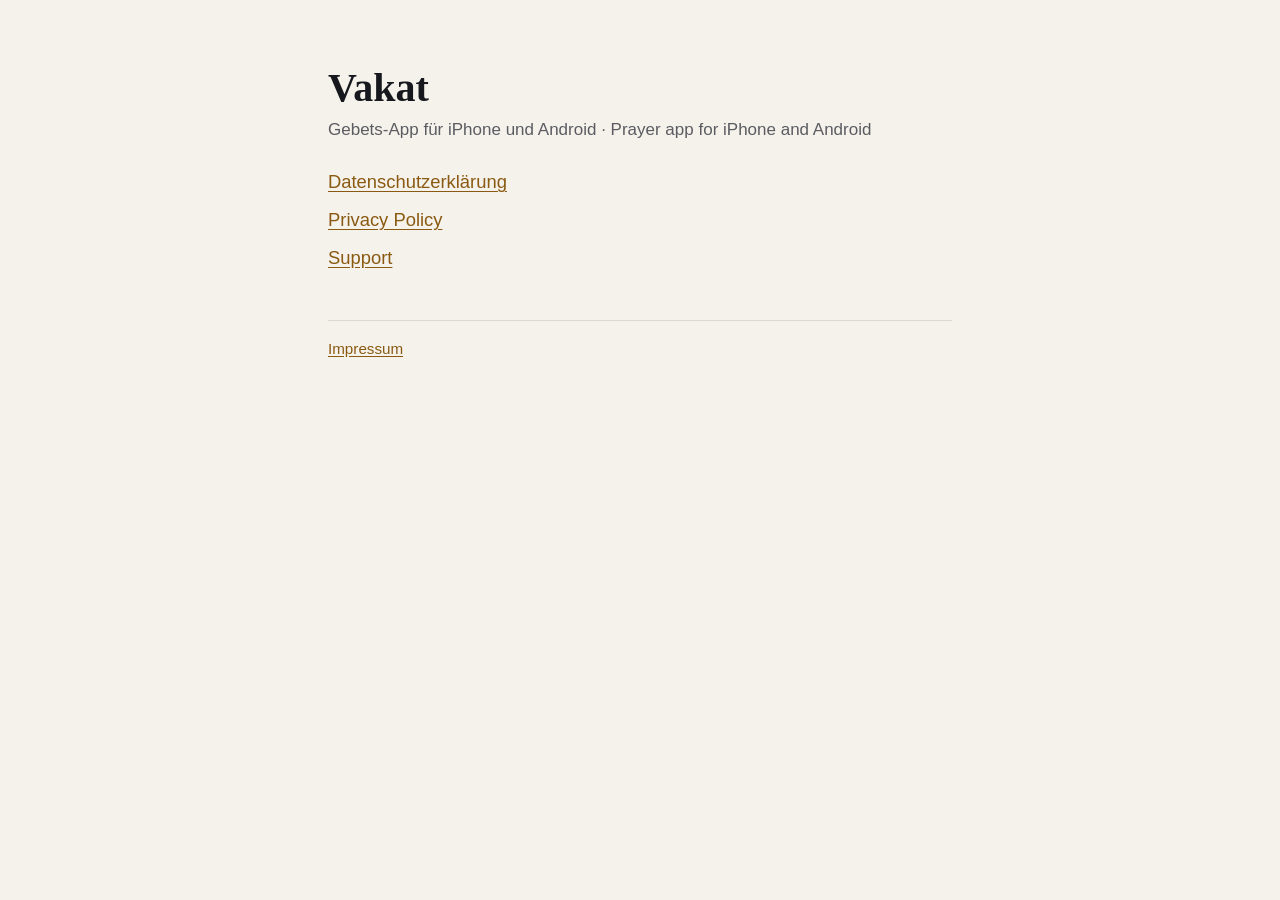
<file: index.html>
<!doctype html>
<html lang="de">
<head>
<meta charset="utf-8">
<meta name="viewport" content="width=device-width, initial-scale=1">
<meta name="color-scheme" content="light dark">
<title>Vakat</title>
<meta name="description" content="Vakat – Gebets-App. Datenschutzerklärung und Support auf Deutsch und Englisch.">
<link rel="icon" href="data:image/svg+xml,%3Csvg xmlns='http://www.w3.org/2000/svg' viewBox='0 0 64 64'%3E%3Crect width='64' height='64' rx='14' fill='%231a1c22'/%3E%3Ccircle cx='30' cy='32' r='16' fill='%23f2c879'/%3E%3Ccircle cx='37' cy='27' r='14' fill='%231a1c22'/%3E%3C/svg%3E">
<link rel="stylesheet" href="style.css">
</head>
<body>
<div class="page">
<main>
<h1>Vakat</h1>
<p class="meta">Gebets-App für iPhone und Android · Prayer app for iPhone and Android</p>
<ul class="choose">
  <li><a href="datenschutz/">Datenschutzerklärung</a></li>
  <li><a href="privacy/" hreflang="en" lang="en">Privacy Policy</a></li>
  <li><a href="support/">Support</a></li>
</ul>
</main>
<footer>
  <p><a href="https://dopaminedept.org/impressum">Impressum</a></p>
</footer>
</div>
</body>
</html>
</file>
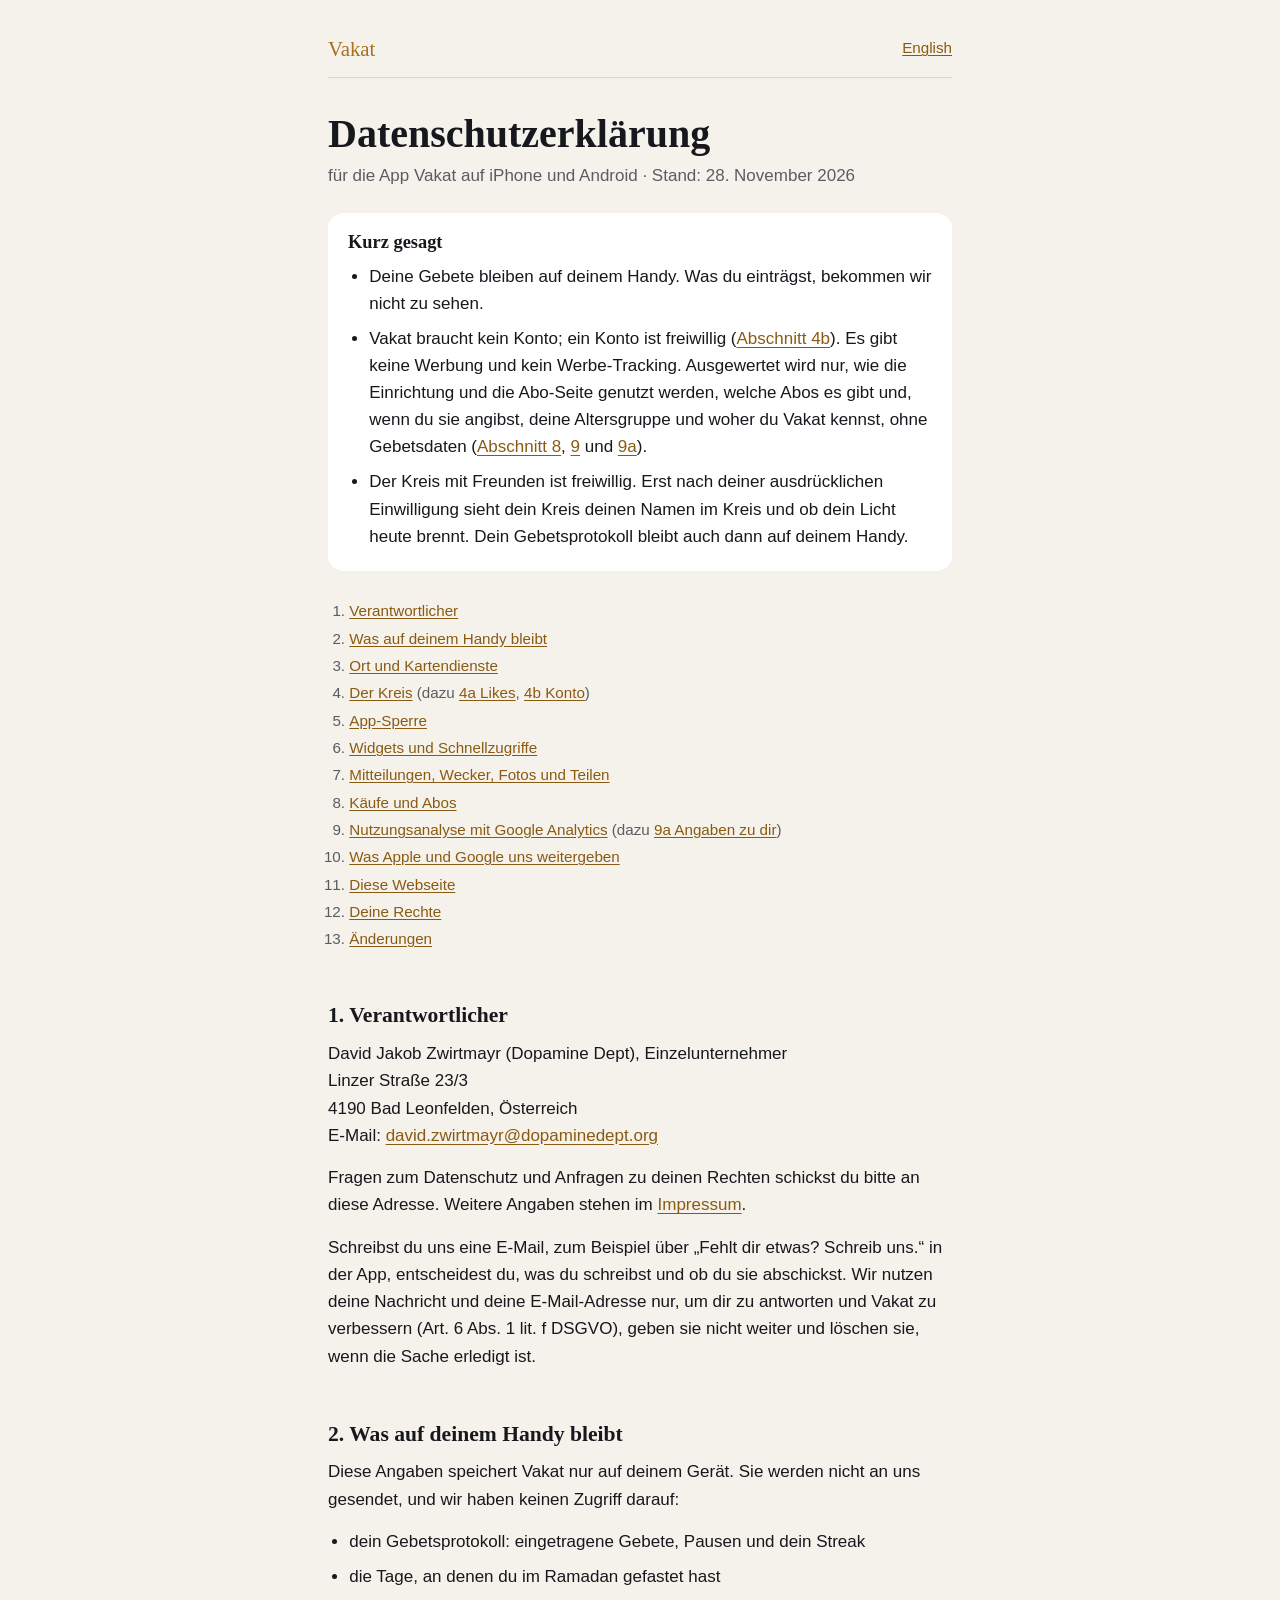
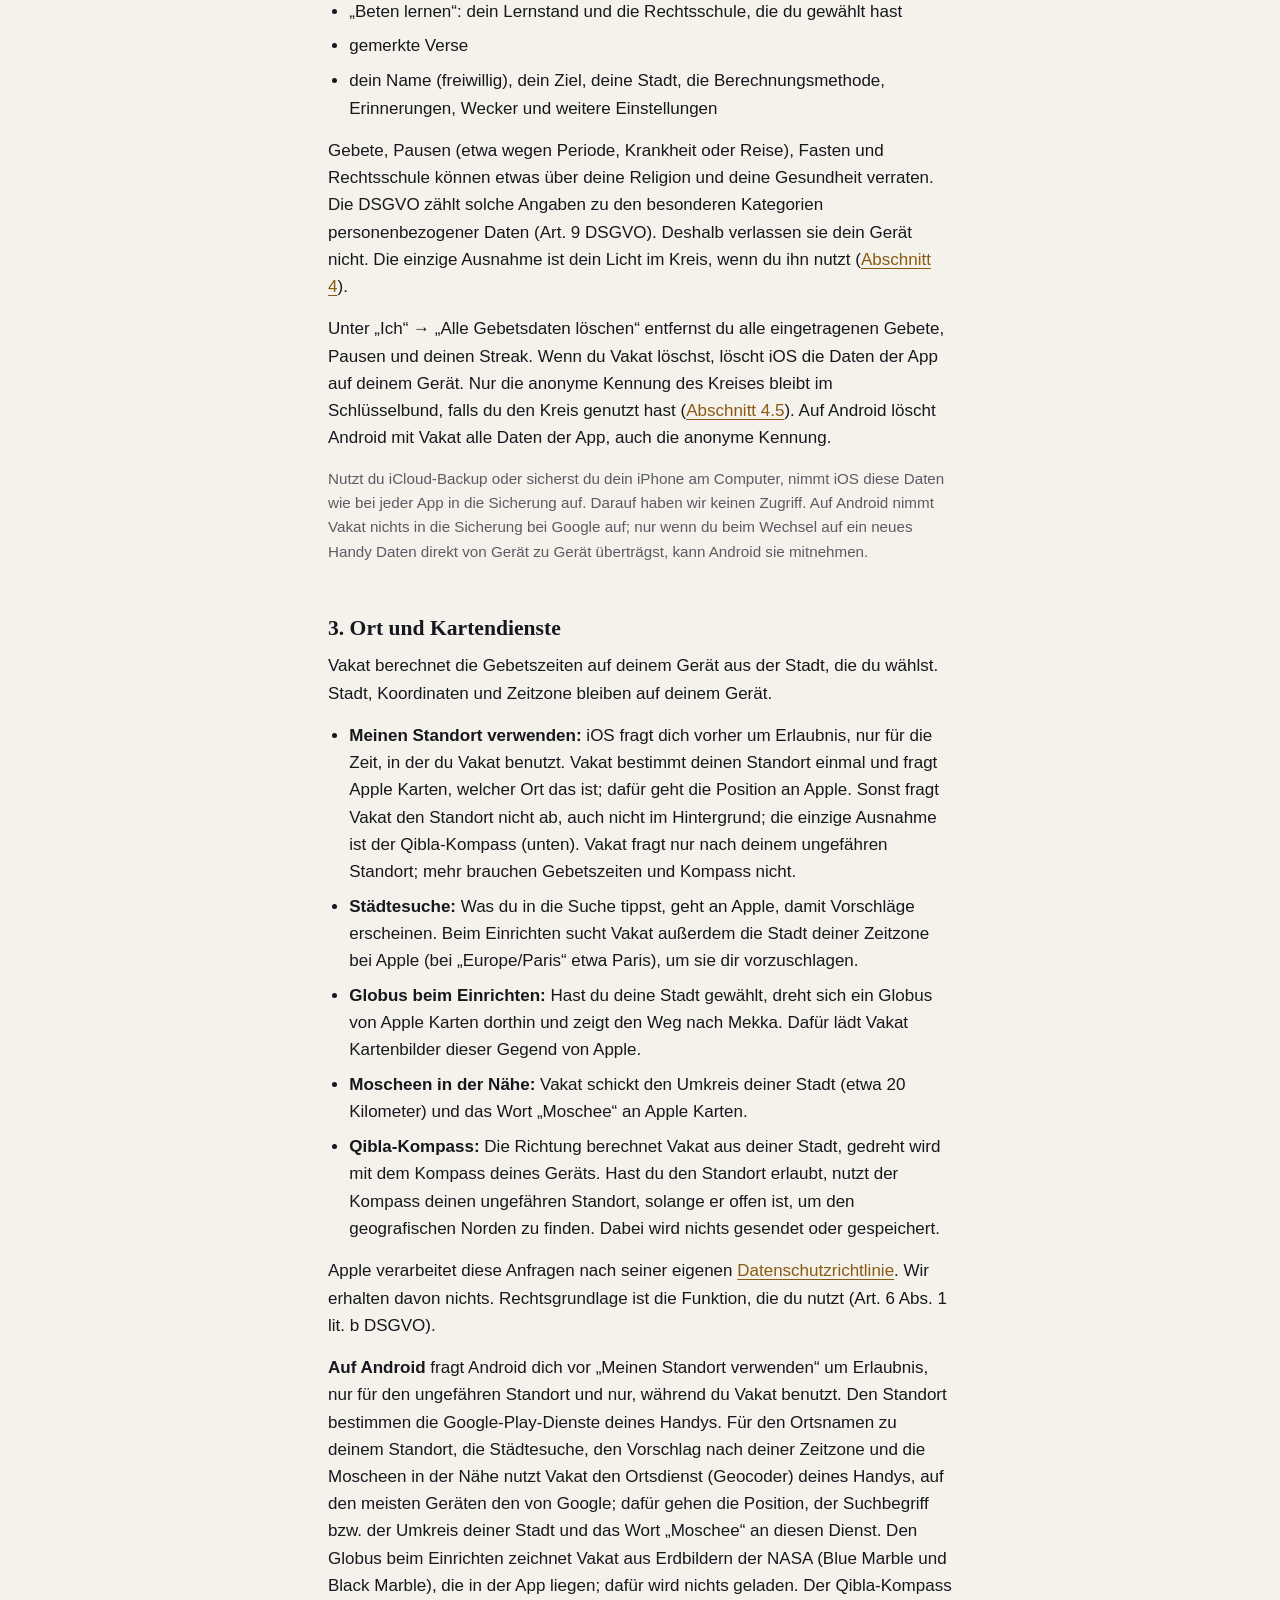
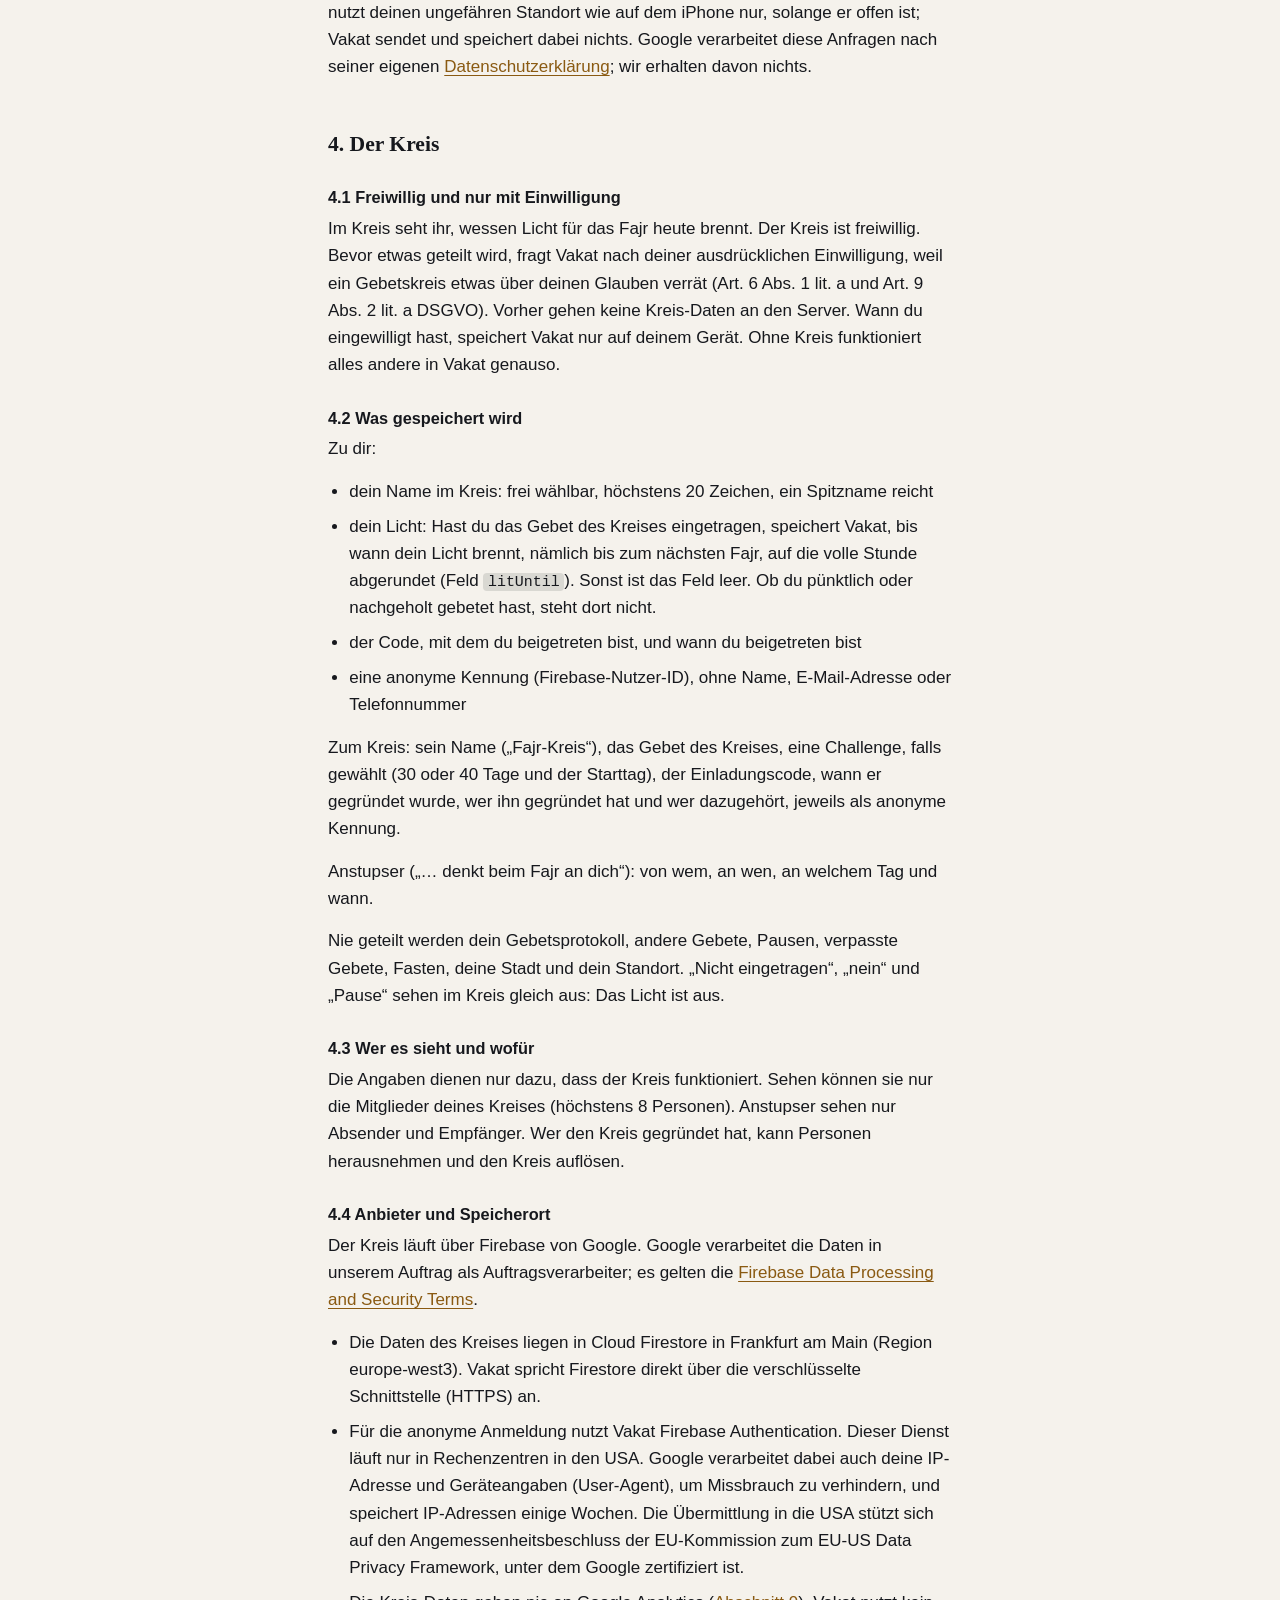
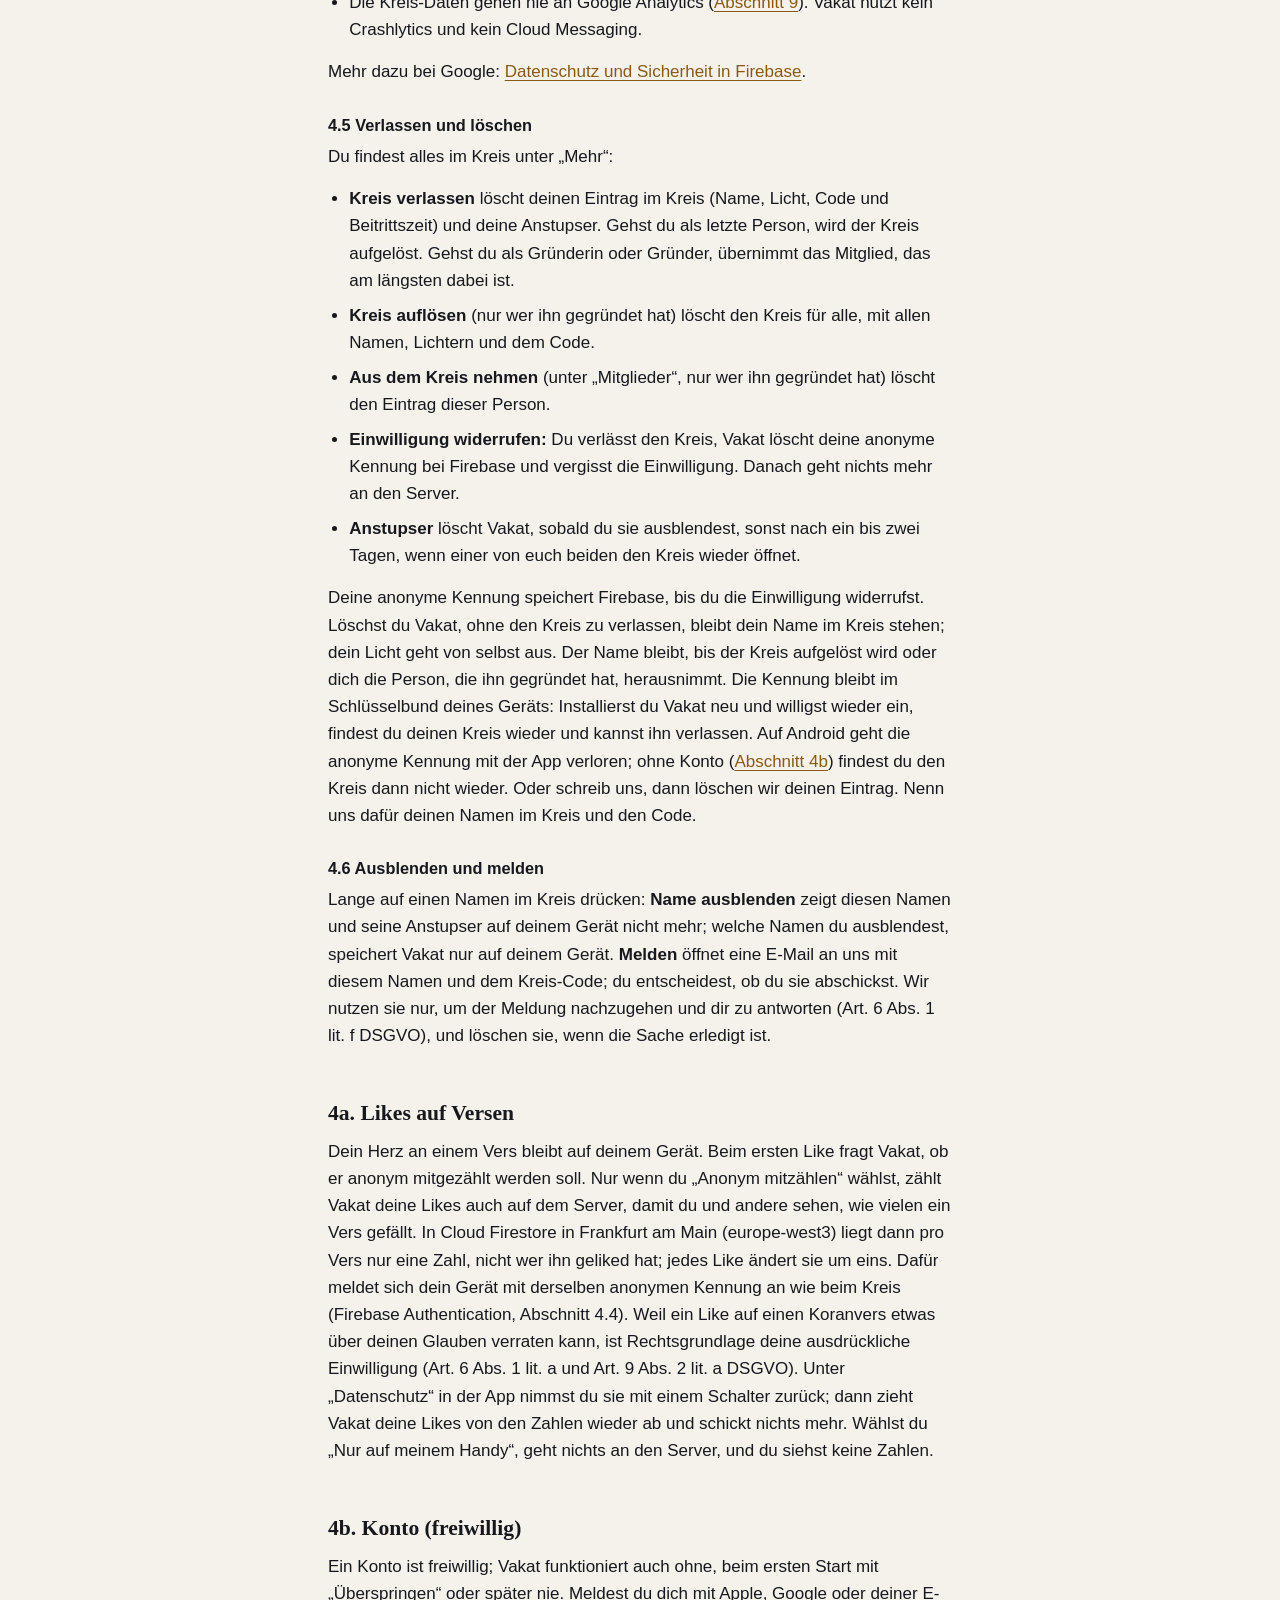
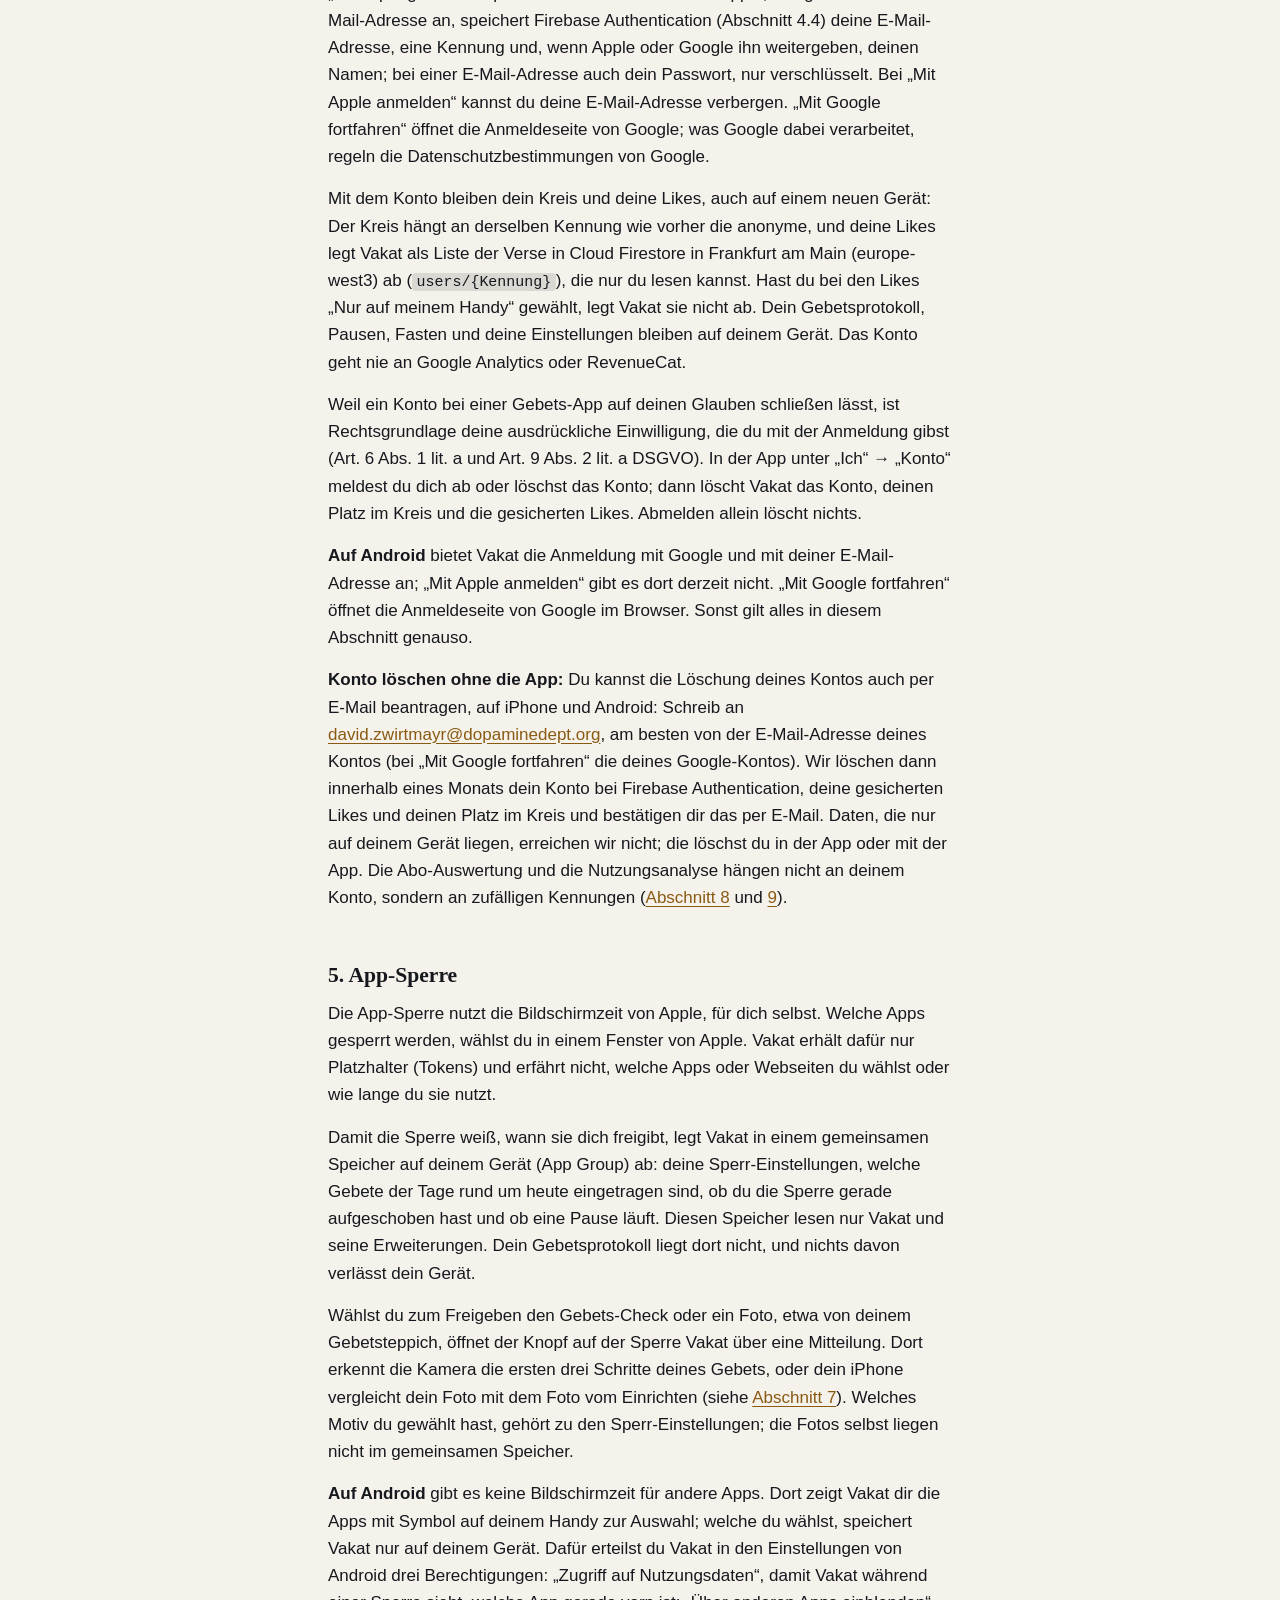
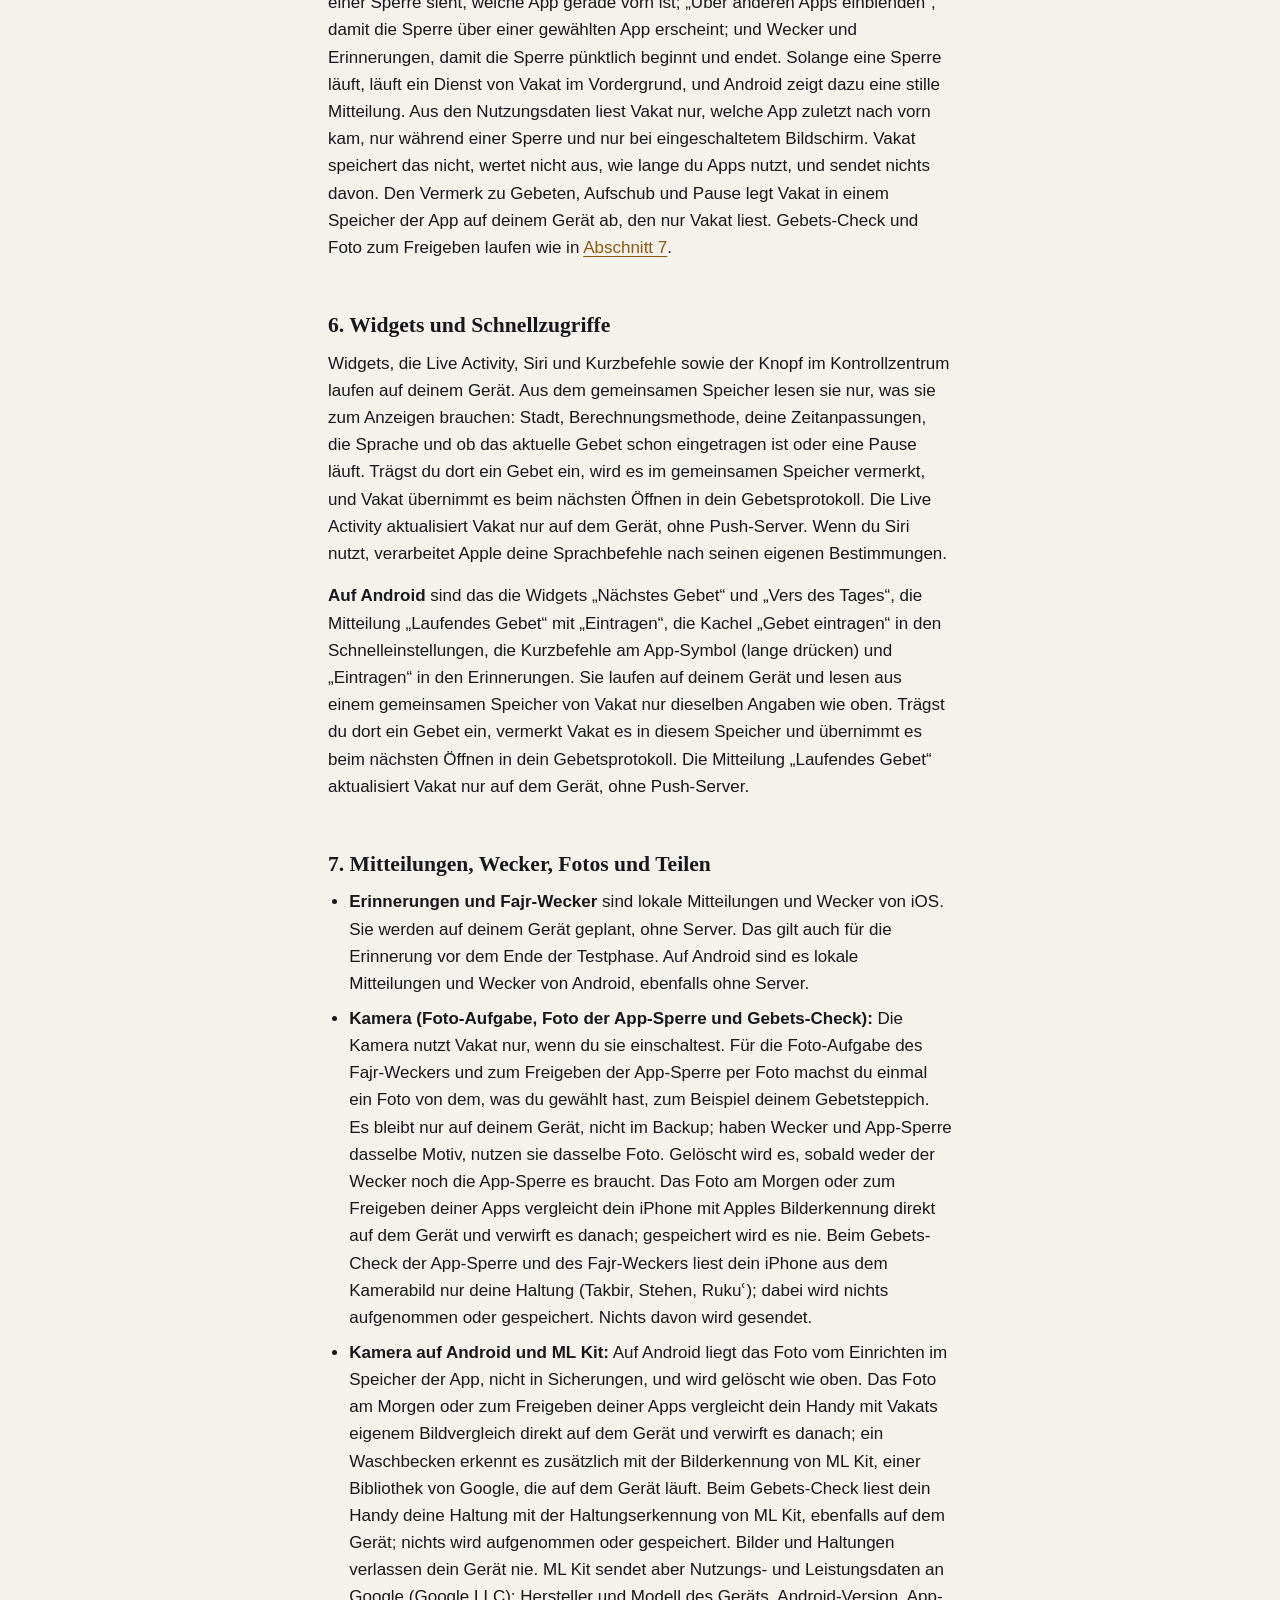
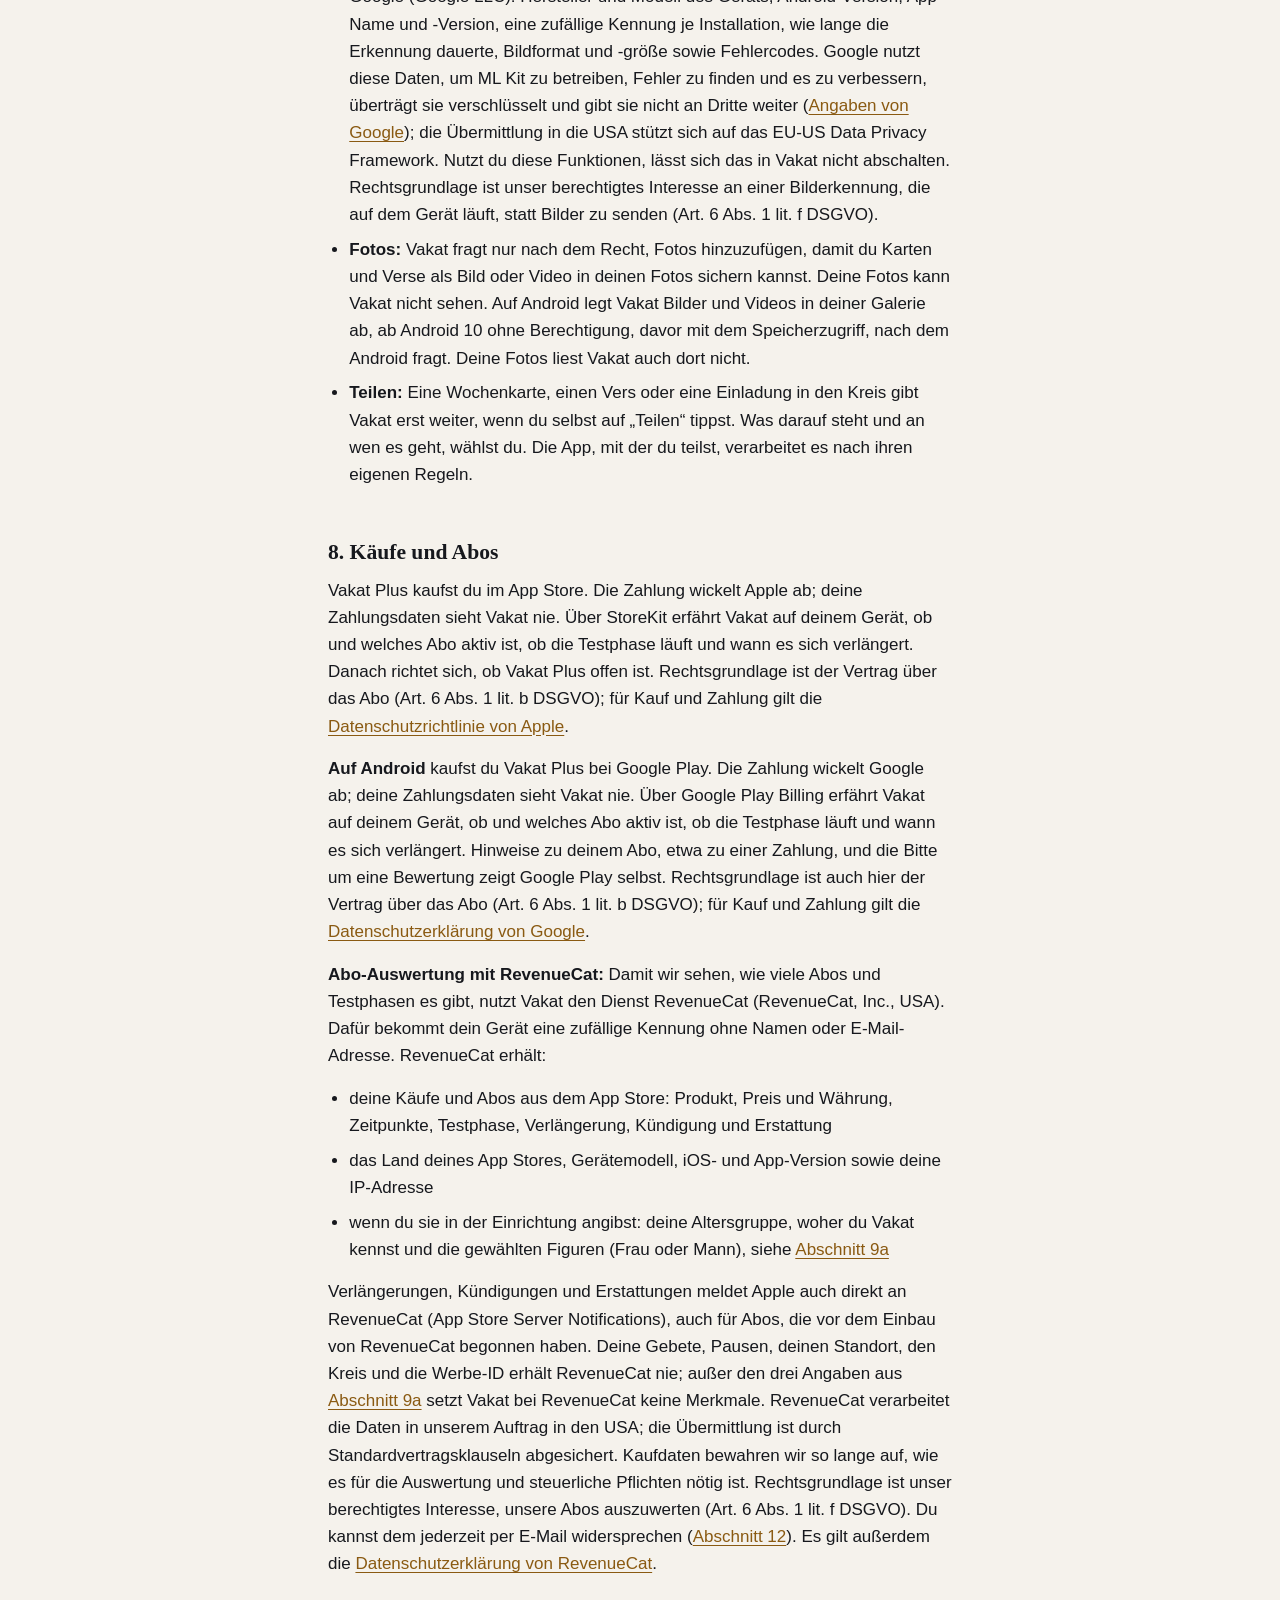
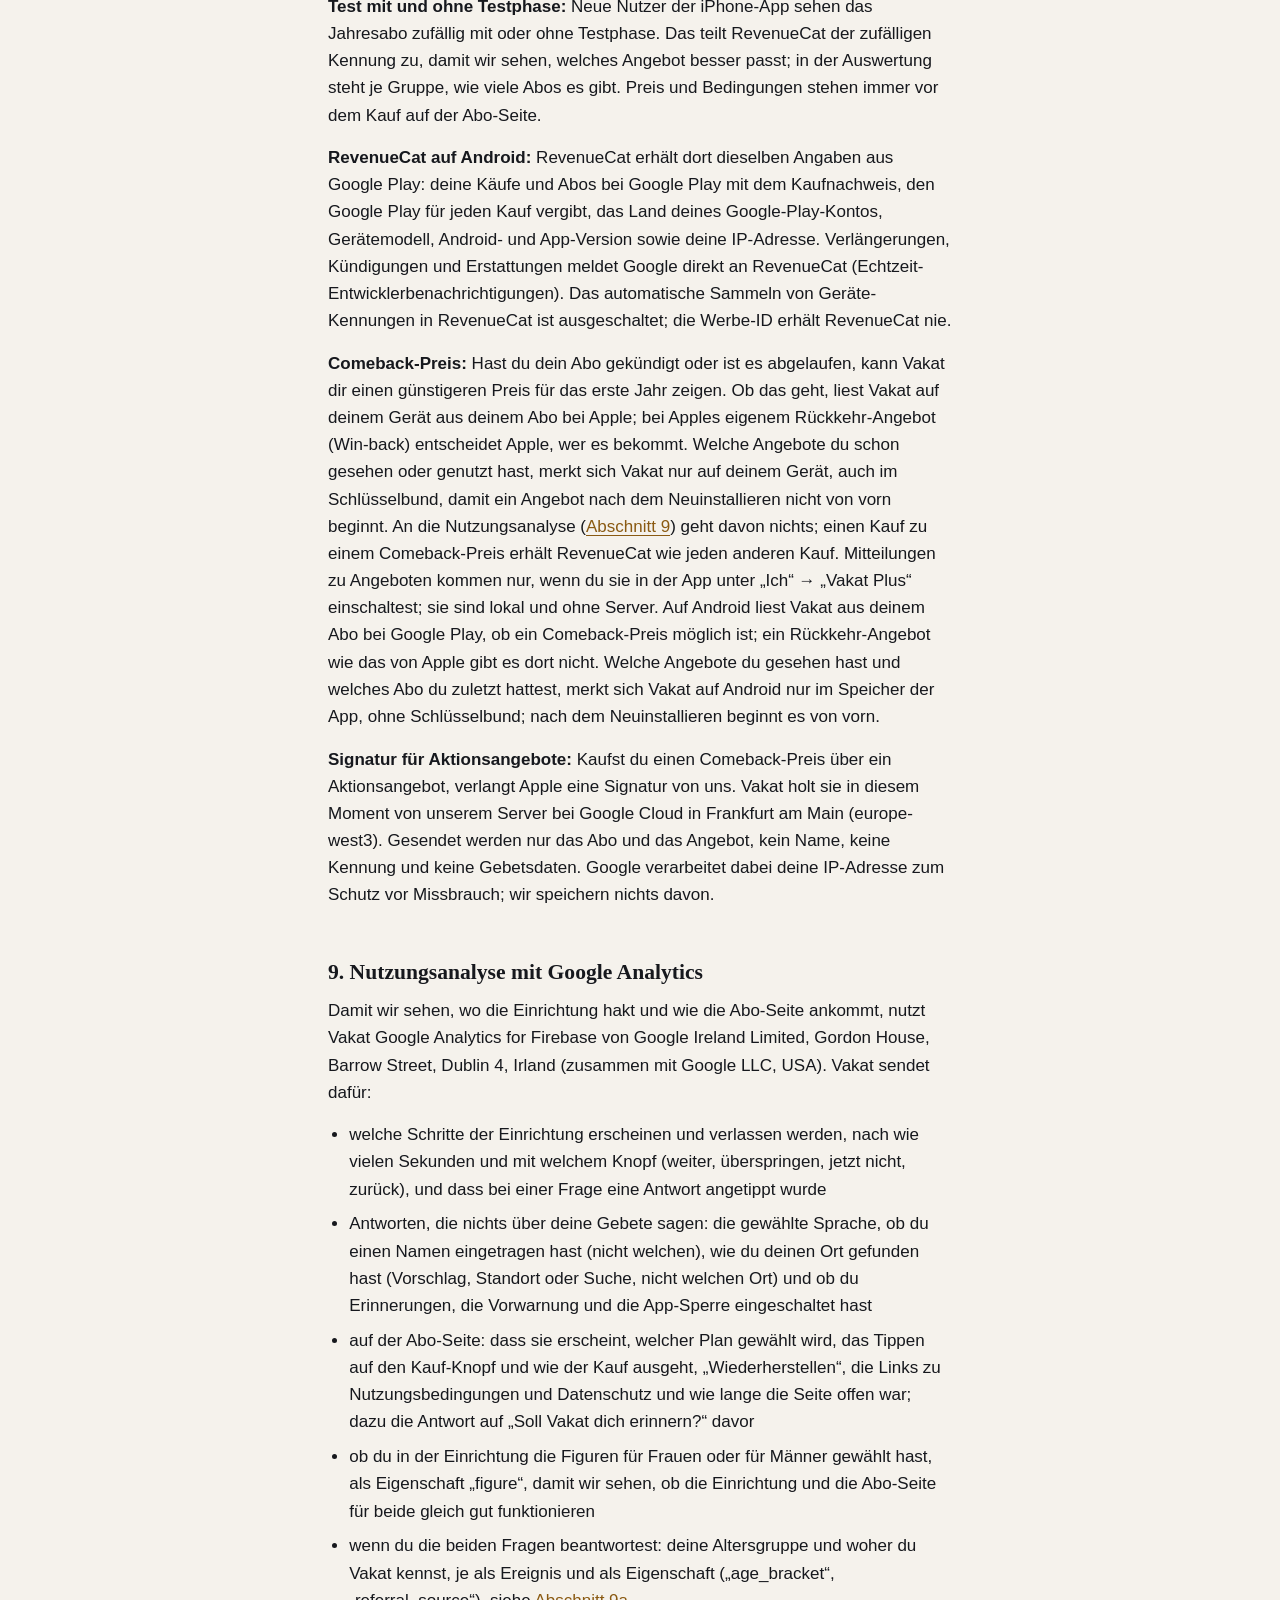
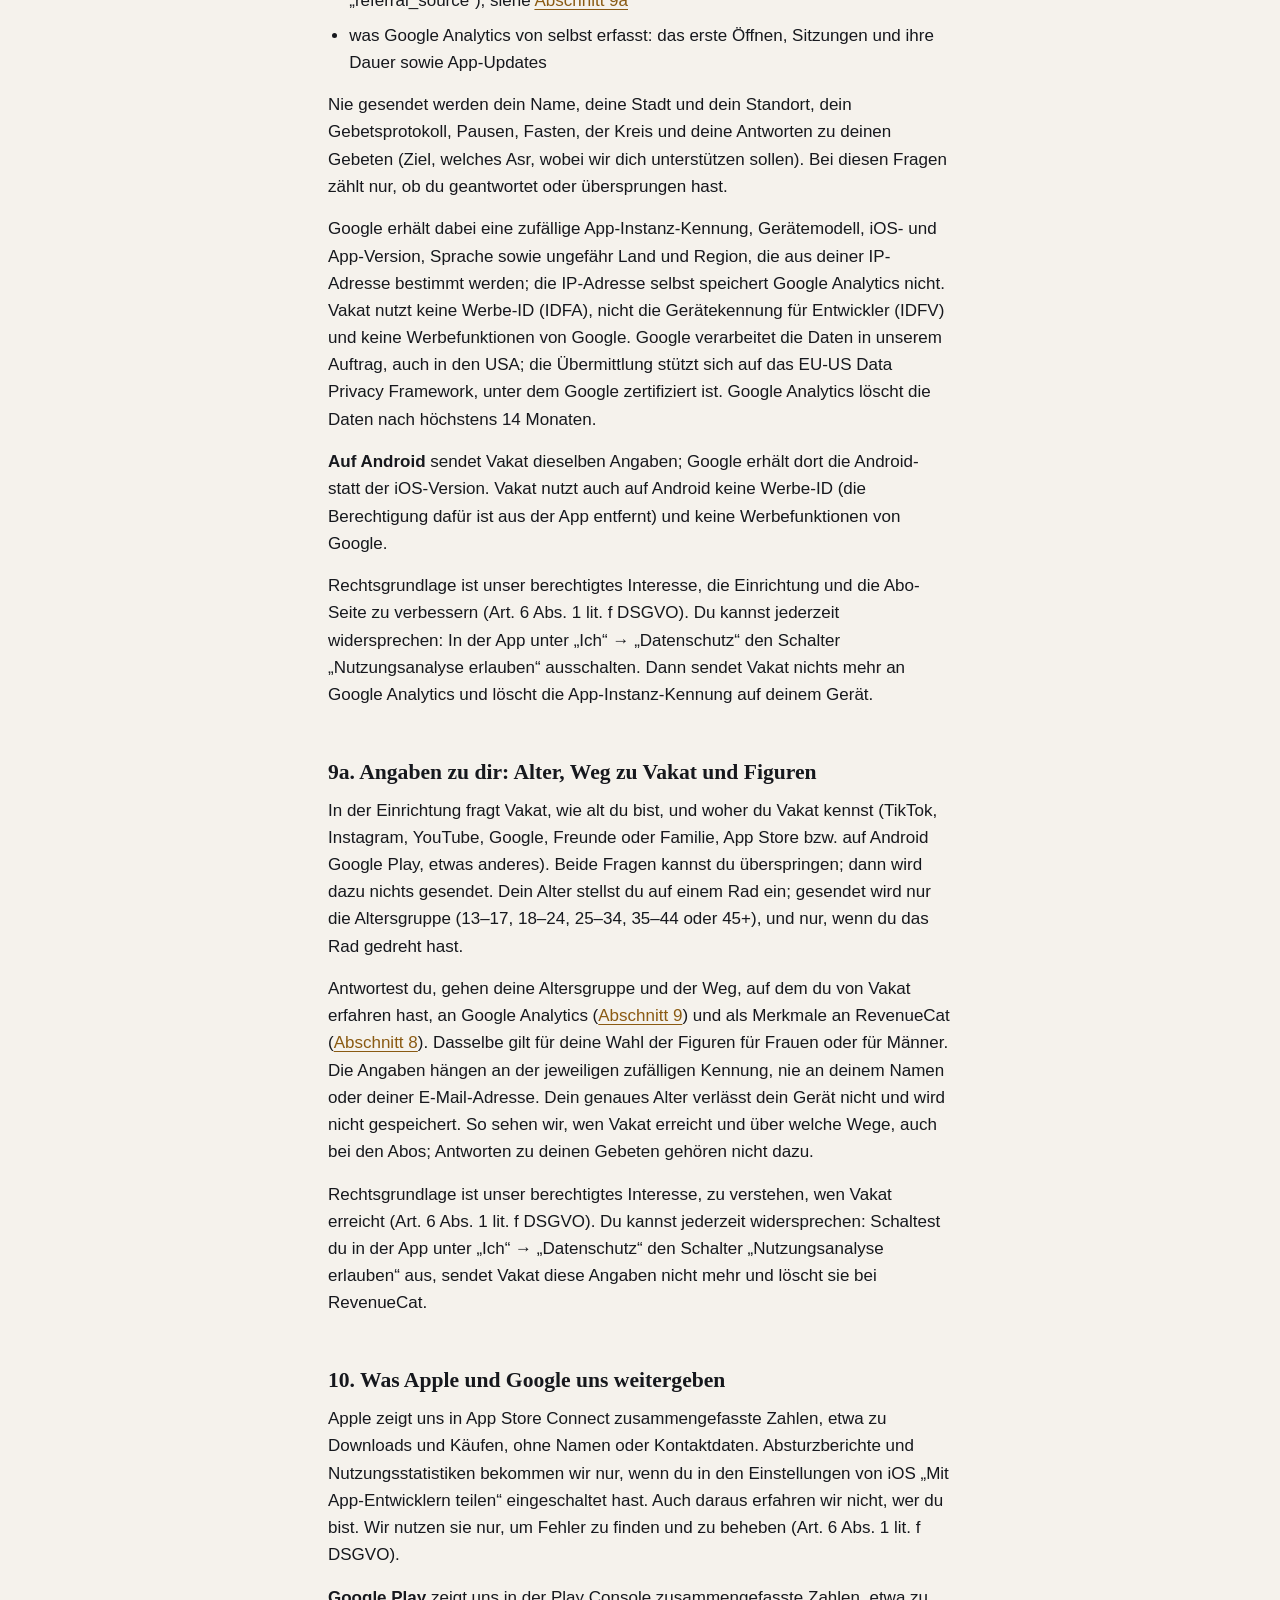
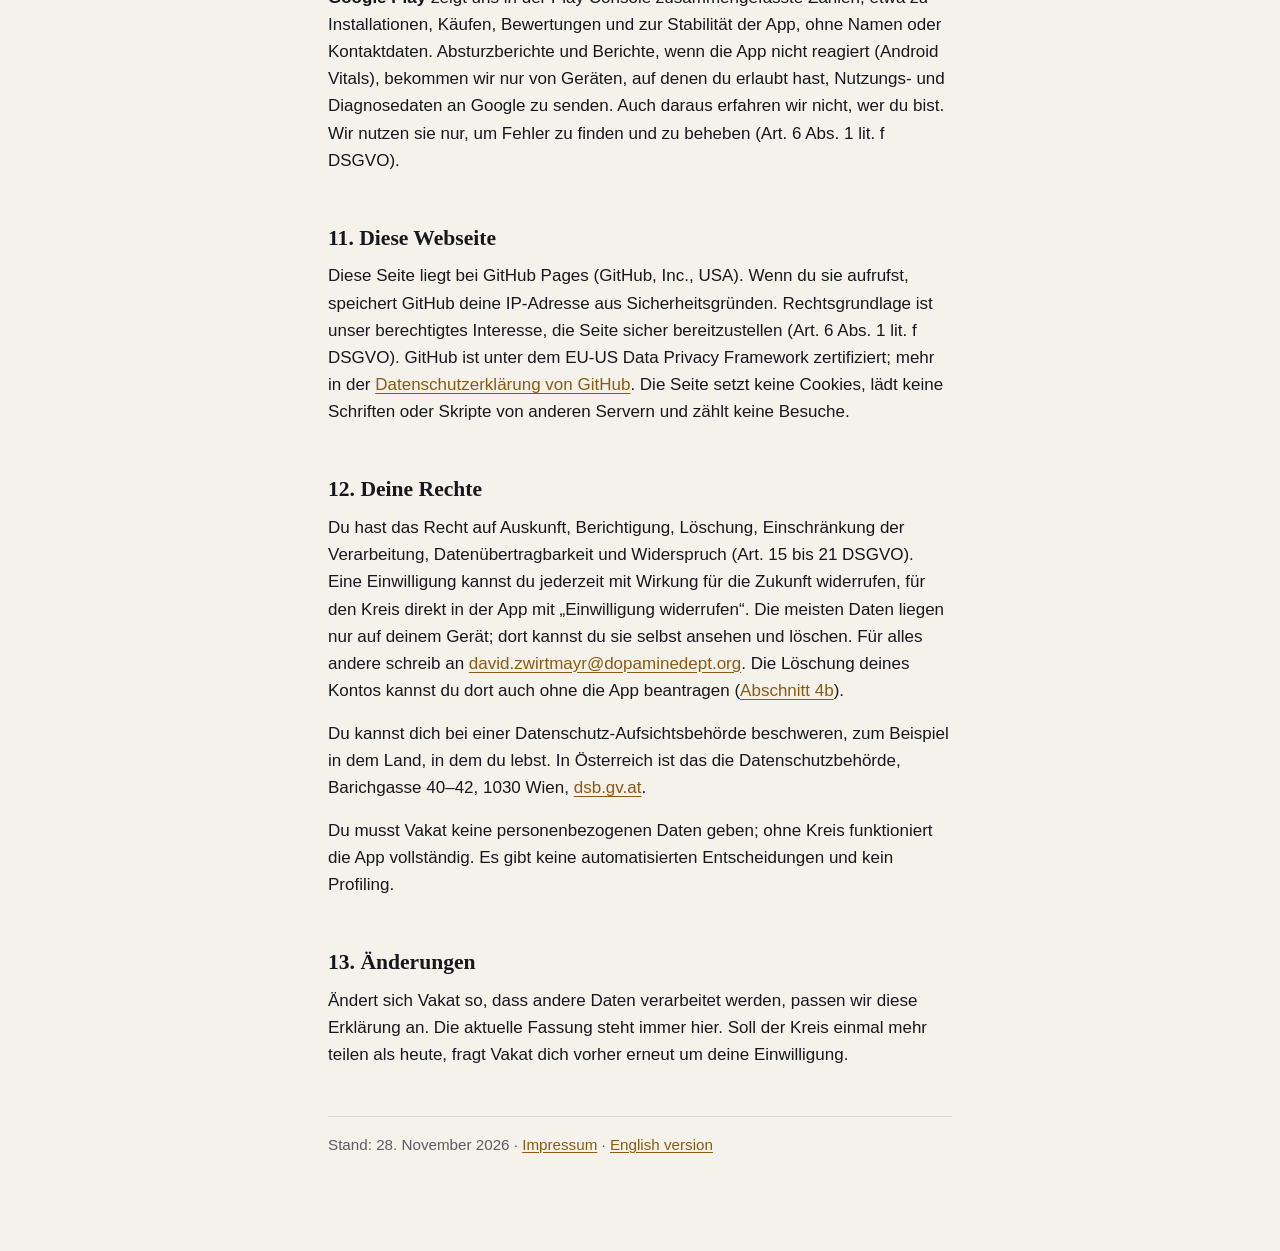
<file: datenschutz/index.html>
<!doctype html>
<html lang="de">
<head>
<meta charset="utf-8">
<meta name="viewport" content="width=device-width, initial-scale=1">
<meta name="color-scheme" content="light dark">
<title>Datenschutzerklärung · Vakat</title>
<meta name="description" content="Datenschutzerklärung der App Vakat: Deine Gebete bleiben auf deinem Handy. Kein Konto nötig, keine Werbung, kein Werbe-Tracking.">
<link rel="canonical" href="https://davzwi.github.io/vakat/datenschutz/">
<link rel="alternate" hreflang="de" href="https://davzwi.github.io/vakat/datenschutz/">
<link rel="alternate" hreflang="en" href="https://davzwi.github.io/vakat/privacy/">
<link rel="alternate" hreflang="x-default" href="https://davzwi.github.io/vakat/privacy/">
<link rel="icon" href="data:image/svg+xml,%3Csvg xmlns='http://www.w3.org/2000/svg' viewBox='0 0 64 64'%3E%3Crect width='64' height='64' rx='14' fill='%231a1c22'/%3E%3Ccircle cx='30' cy='32' r='16' fill='%23f2c879'/%3E%3Ccircle cx='37' cy='27' r='14' fill='%231a1c22'/%3E%3C/svg%3E">
<link rel="stylesheet" href="../style.css">
</head>
<body>
<div class="page">

<header class="top">
  <a class="brand" href="../">Vakat</a>
  <a class="lang" href="../privacy/" hreflang="en" lang="en">English</a>
</header>

<main>
<h1>Datenschutz&shy;erklärung</h1>
<p class="meta">für die App Vakat auf iPhone und Android · Stand: 28. November 2026</p>

<section class="summary" aria-labelledby="kurz">
  <h2 id="kurz">Kurz gesagt</h2>
  <ul>
    <li>Deine Gebete bleiben auf deinem Handy. Was du einträgst, bekommen wir nicht zu sehen.</li>
    <li>Vakat braucht kein Konto; ein Konto ist freiwillig (<a href="#konto">Abschnitt 4b</a>). Es gibt keine Werbung und kein Werbe-Tracking. Ausgewertet wird nur, wie die Einrichtung und die Abo-Seite genutzt werden, welche Abos es gibt und, wenn du sie angibst, deine Altersgruppe und woher du Vakat kennst, ohne Gebetsdaten (<a href="#kaeufe">Abschnitt 8</a>, <a href="#analyse">9</a> und <a href="#angaben">9a</a>).</li>
    <li>Der Kreis mit Freunden ist freiwillig. Erst nach deiner ausdrücklichen Einwilligung sieht dein Kreis deinen Namen im Kreis und ob dein Licht heute brennt. Dein Gebetsprotokoll bleibt auch dann auf deinem Handy.</li>
  </ul>
</section>

<nav class="toc" aria-label="Inhalt">
  <ol>
    <li><a href="#verantwortlich">Verantwortlicher</a></li>
    <li><a href="#geraet">Was auf deinem Handy bleibt</a></li>
    <li><a href="#ort">Ort und Kartendienste</a></li>
    <li><a href="#kreis">Der Kreis</a> (dazu <a href="#likes">4a Likes</a>, <a href="#konto">4b Konto</a>)</li>
    <li><a href="#sperre">App-Sperre</a></li>
    <li><a href="#widgets">Widgets und Schnellzugriffe</a></li>
    <li><a href="#mitteilungen">Mitteilungen, Wecker, Fotos und Teilen</a></li>
    <li><a href="#kaeufe">Käufe und Abos</a></li>
    <li><a href="#analyse">Nutzungsanalyse mit Google Analytics</a> (dazu <a href="#angaben">9a Angaben zu dir</a>)</li>
    <li><a href="#apple">Was Apple und Google uns weitergeben</a></li>
    <li><a href="#webseite">Diese Webseite</a></li>
    <li><a href="#rechte">Deine Rechte</a></li>
    <li><a href="#aenderungen">Änderungen</a></li>
  </ol>
</nav>

<h2 id="verantwortlich">1. Verantwortlicher</h2>
<address>
  David Jakob Zwirtmayr (Dopamine Dept), Einzelunternehmer<br>
  Linzer Straße 23/3<br>
  4190 Bad Leonfelden, Österreich<br>
  E-Mail: <a href="mailto:david.zwirtmayr@dopaminedept.org">david.zwirtmayr@dopaminedept.org</a>
</address>
<p>Fragen zum Datenschutz und Anfragen zu deinen Rechten schickst du bitte an diese Adresse. Weitere Angaben stehen im <a href="https://dopaminedept.org/impressum">Impressum</a>.</p>
<p id="post">Schreibst du uns eine E-Mail, zum Beispiel über „Fehlt dir etwas? Schreib uns.“ in der App, entscheidest du, was du schreibst und ob du sie abschickst. Wir nutzen deine Nachricht und deine E-Mail-Adresse nur, um dir zu antworten und Vakat zu verbessern (Art. 6 Abs. 1 lit. f DSGVO), geben sie nicht weiter und löschen sie, wenn die Sache erledigt ist.</p>

<h2 id="geraet">2. Was auf deinem Handy bleibt</h2>
<p>Diese Angaben speichert Vakat nur auf deinem Gerät. Sie werden nicht an uns gesendet, und wir haben keinen Zugriff darauf:</p>
<ul>
  <li>dein Gebetsprotokoll: eingetragene Gebete, Pausen und dein Streak</li>
  <li>die Tage, an denen du im Ramadan gefastet hast</li>
  <li>„Beten lernen“: dein Lernstand und die Rechtsschule, die du gewählt hast</li>
  <li>gemerkte Verse</li>
  <li>dein Name (freiwillig), dein Ziel, deine Stadt, die Berechnungsmethode, Erinnerungen, Wecker und weitere Einstellungen</li>
</ul>
<p>Gebete, Pausen (etwa wegen Periode, Krankheit oder Reise), Fasten und Rechtsschule können etwas über deine Religion und deine Gesundheit verraten. Die DSGVO zählt solche Angaben zu den besonderen Kategorien personenbezogener Daten (Art. 9 DSGVO). Deshalb verlassen sie dein Gerät nicht. Die einzige Ausnahme ist dein Licht im Kreis, wenn du ihn nutzt (<a href="#kreis">Abschnitt 4</a>).</p>
<p>Unter „Ich“ → „Alle Gebetsdaten löschen“ entfernst du alle eingetragenen Gebete, Pausen und deinen Streak. Wenn du Vakat löschst, löscht iOS die Daten der App auf deinem Gerät. Nur die anonyme Kennung des Kreises bleibt im Schlüsselbund, falls du den Kreis genutzt hast (<a href="#loeschen">Abschnitt 4.5</a>). Auf Android löscht Android mit Vakat alle Daten der App, auch die anonyme Kennung.</p>
<p class="note">Nutzt du iCloud-Backup oder sicherst du dein iPhone am Computer, nimmt iOS diese Daten wie bei jeder App in die Sicherung auf. Darauf haben wir keinen Zugriff. Auf Android nimmt Vakat nichts in die Sicherung bei Google auf; nur wenn du beim Wechsel auf ein neues Handy Daten direkt von Gerät zu Gerät überträgst, kann Android sie mitnehmen.</p>

<h2 id="ort">3. Ort und Kartendienste</h2>
<p>Vakat berechnet die Gebetszeiten auf deinem Gerät aus der Stadt, die du wählst. Stadt, Koordinaten und Zeitzone bleiben auf deinem Gerät.</p>
<ul>
  <li><strong>Meinen Standort verwenden:</strong> iOS fragt dich vorher um Erlaubnis, nur für die Zeit, in der du Vakat benutzt. Vakat bestimmt deinen Standort einmal und fragt Apple Karten, welcher Ort das ist; dafür geht die Position an Apple. Sonst fragt Vakat den Standort nicht ab, auch nicht im Hintergrund; die einzige Ausnahme ist der Qibla-Kompass (unten). Vakat fragt nur nach deinem ungefähren Standort; mehr brauchen Gebetszeiten und Kompass nicht.</li>
  <li><strong>Städtesuche:</strong> Was du in die Suche tippst, geht an Apple, damit Vorschläge erscheinen. Beim Einrichten sucht Vakat außerdem die Stadt deiner Zeitzone bei Apple (bei „Europe/Paris“ etwa Paris), um sie dir vorzuschlagen.</li>
  <li><strong>Globus beim Einrichten:</strong> Hast du deine Stadt gewählt, dreht sich ein Globus von Apple Karten dorthin und zeigt den Weg nach Mekka. Dafür lädt Vakat Kartenbilder dieser Gegend von Apple.</li>
  <li><strong>Moscheen in der Nähe:</strong> Vakat schickt den Umkreis deiner Stadt (etwa 20 Kilometer) und das Wort „Moschee“ an Apple Karten.</li>
  <li><strong>Qibla-Kompass:</strong> Die Richtung berechnet Vakat aus deiner Stadt, gedreht wird mit dem Kompass deines Geräts. Hast du den Standort erlaubt, nutzt der Kompass deinen ungefähren Standort, solange er offen ist, um den geografischen Norden zu finden. Dabei wird nichts gesendet oder gespeichert.</li>
</ul>
<p>Apple verarbeitet diese Anfragen nach seiner eigenen <a href="https://www.apple.com/legal/privacy/de-ww/">Datenschutzrichtlinie</a>. Wir erhalten davon nichts. Rechtsgrundlage ist die Funktion, die du nutzt (Art. 6 Abs. 1 lit. b DSGVO).</p>
<p id="ort-android"><strong>Auf Android</strong> fragt Android dich vor „Meinen Standort verwenden“ um Erlaubnis, nur für den ungefähren Standort und nur, während du Vakat benutzt. Den Standort bestimmen die Google-Play-Dienste deines Handys. Für den Ortsnamen zu deinem Standort, die Städtesuche, den Vorschlag nach deiner Zeitzone und die Moscheen in der Nähe nutzt Vakat den Ortsdienst (Geocoder) deines Handys, auf den meisten Geräten den von Google; dafür gehen die Position, der Suchbegriff bzw. der Umkreis deiner Stadt und das Wort „Moschee“ an diesen Dienst. Den Globus beim Einrichten zeichnet Vakat aus Erdbildern der NASA (Blue Marble und Black Marble), die in der App liegen; dafür wird nichts geladen. Der Qibla-Kompass nutzt deinen ungefähren Standort wie auf dem iPhone nur, solange er offen ist; Vakat sendet und speichert dabei nichts. Google verarbeitet diese Anfragen nach seiner eigenen <a href="https://policies.google.com/privacy?hl=de">Datenschutzerklärung</a>; wir erhalten davon nichts.</p>

<h2 id="kreis">4. Der Kreis</h2>

<h3 id="einwilligung">4.1 Freiwillig und nur mit Einwilligung</h3>
<p>Im Kreis seht ihr, wessen Licht für das Fajr heute brennt. Der Kreis ist freiwillig. Bevor etwas geteilt wird, fragt Vakat nach deiner ausdrücklichen Einwilligung, weil ein Gebetskreis etwas über deinen Glauben verrät (Art. 6 Abs. 1 lit. a und Art. 9 Abs. 2 lit. a DSGVO). Vorher gehen keine Kreis-Daten an den Server. Wann du eingewilligt hast, speichert Vakat nur auf deinem Gerät. Ohne Kreis funktioniert alles andere in Vakat genauso.</p>

<h3 id="gespeichert">4.2 Was gespeichert wird</h3>
<p>Zu dir:</p>
<ul>
  <li>dein Name im Kreis: frei wählbar, höchstens 20 Zeichen, ein Spitzname reicht</li>
  <li>dein Licht: Hast du das Gebet des Kreises eingetragen, speichert Vakat, bis wann dein Licht brennt, nämlich bis zum nächsten Fajr, auf die volle Stunde abgerundet (Feld <code>litUntil</code>). Sonst ist das Feld leer. Ob du pünktlich oder nachgeholt gebetet hast, steht dort nicht.</li>
  <li>der Code, mit dem du beigetreten bist, und wann du beigetreten bist</li>
  <li>eine anonyme Kennung (Firebase-Nutzer-ID), ohne Name, E-Mail-Adresse oder Telefonnummer</li>
</ul>
<p>Zum Kreis: sein Name („Fajr-Kreis“), das Gebet des Kreises, eine Challenge, falls gewählt (30 oder 40 Tage und der Starttag), der Einladungscode, wann er gegründet wurde, wer ihn gegründet hat und wer dazugehört, jeweils als anonyme Kennung.</p>
<p>Anstupser („… denkt beim Fajr an dich“): von wem, an wen, an welchem Tag und wann.</p>
<p>Nie geteilt werden dein Gebetsprotokoll, andere Gebete, Pausen, verpasste Gebete, Fasten, deine Stadt und dein Standort. „Nicht eingetragen“, „nein“ und „Pause“ sehen im Kreis gleich aus: Das Licht ist aus.</p>

<h3 id="sichtbar">4.3 Wer es sieht und wofür</h3>
<p>Die Angaben dienen nur dazu, dass der Kreis funktioniert. Sehen können sie nur die Mitglieder deines Kreises (höchstens 8 Personen). Anstupser sehen nur Absender und Empfänger. Wer den Kreis gegründet hat, kann Personen herausnehmen und den Kreis auflösen.</p>

<h3 id="anbieter">4.4 Anbieter und Speicherort</h3>
<p>Der Kreis läuft über Firebase von Google. Google verarbeitet die Daten in unserem Auftrag als Auftragsverarbeiter; es gelten die <a href="https://firebase.google.com/terms/data-processing-terms">Firebase Data Processing and Security Terms</a>.</p>
<ul>
  <li>Die Daten des Kreises liegen in Cloud Firestore in Frankfurt am Main (Region europe-west3). Vakat spricht Firestore direkt über die verschlüsselte Schnittstelle (HTTPS) an.</li>
  <li>Für die anonyme Anmeldung nutzt Vakat Firebase Authentication. Dieser Dienst läuft nur in Rechenzentren in den USA. Google verarbeitet dabei auch deine IP-Adresse und Geräteangaben (User-Agent), um Missbrauch zu verhindern, und speichert IP-Adressen einige Wochen. Die Übermittlung in die USA stützt sich auf den Angemessenheitsbeschluss der EU-Kommission zum EU-US Data Privacy Framework, unter dem Google zertifiziert ist.</li>
  <li>Die Kreis-Daten gehen nie an Google Analytics (<a href="#analyse">Abschnitt 9</a>). Vakat nutzt kein Crashlytics und kein Cloud Messaging.</li>
</ul>
<p>Mehr dazu bei Google: <a href="https://firebase.google.com/support/privacy">Datenschutz und Sicherheit in Firebase</a>.</p>

<h3 id="loeschen">4.5 Verlassen und löschen</h3>
<p>Du findest alles im Kreis unter „Mehr“:</p>
<ul>
  <li><strong>Kreis verlassen</strong> löscht deinen Eintrag im Kreis (Name, Licht, Code und Beitrittszeit) und deine Anstupser. Gehst du als letzte Person, wird der Kreis aufgelöst. Gehst du als Gründerin oder Gründer, übernimmt das Mitglied, das am längsten dabei ist.</li>
  <li><strong>Kreis auflösen</strong> (nur wer ihn gegründet hat) löscht den Kreis für alle, mit allen Namen, Lichtern und dem Code.</li>
  <li><strong>Aus dem Kreis nehmen</strong> (unter „Mitglieder“, nur wer ihn gegründet hat) löscht den Eintrag dieser Person.</li>
  <li><strong>Einwilligung widerrufen:</strong> Du verlässt den Kreis, Vakat löscht deine anonyme Kennung bei Firebase und vergisst die Einwilligung. Danach geht nichts mehr an den Server.</li>
  <li><strong>Anstupser</strong> löscht Vakat, sobald du sie ausblendest, sonst nach ein bis zwei Tagen, wenn einer von euch beiden den Kreis wieder öffnet.</li>
</ul>
<p>Deine anonyme Kennung speichert Firebase, bis du die Einwilligung widerrufst. Löschst du Vakat, ohne den Kreis zu verlassen, bleibt dein Name im Kreis stehen; dein Licht geht von selbst aus. Der Name bleibt, bis der Kreis aufgelöst wird oder dich die Person, die ihn gegründet hat, herausnimmt. Die Kennung bleibt im Schlüsselbund deines Geräts: Installierst du Vakat neu und willigst wieder ein, findest du deinen Kreis wieder und kannst ihn verlassen. Auf Android geht die anonyme Kennung mit der App verloren; ohne Konto (<a href="#konto">Abschnitt 4b</a>) findest du den Kreis dann nicht wieder. Oder schreib uns, dann löschen wir deinen Eintrag. Nenn uns dafür deinen Namen im Kreis und den Code.</p>

<h3 id="melden">4.6 Ausblenden und melden</h3>
<p>Lange auf einen Namen im Kreis drücken: <strong>Name ausblenden</strong> zeigt diesen Namen und seine Anstupser auf deinem Gerät nicht mehr; welche Namen du ausblendest, speichert Vakat nur auf deinem Gerät. <strong>Melden</strong> öffnet eine E-Mail an uns mit diesem Namen und dem Kreis-Code; du entscheidest, ob du sie abschickst. Wir nutzen sie nur, um der Meldung nachzugehen und dir zu antworten (Art. 6 Abs. 1 lit. f DSGVO), und löschen sie, wenn die Sache erledigt ist.</p>

<h2 id="likes">4a. Likes auf Versen</h2>
<p>Dein Herz an einem Vers bleibt auf deinem Gerät. Beim ersten Like fragt Vakat, ob er anonym mitgezählt werden soll. Nur wenn du „Anonym mitzählen“ wählst, zählt Vakat deine Likes auch auf dem Server, damit du und andere sehen, wie vielen ein Vers gefällt. In Cloud Firestore in Frankfurt am Main (europe-west3) liegt dann pro Vers nur eine Zahl, nicht wer ihn geliked hat; jedes Like ändert sie um eins. Dafür meldet sich dein Gerät mit derselben anonymen Kennung an wie beim Kreis (Firebase Authentication, Abschnitt 4.4). Weil ein Like auf einen Koranvers etwas über deinen Glauben verraten kann, ist Rechtsgrundlage deine ausdrückliche Einwilligung (Art. 6 Abs. 1 lit. a und Art. 9 Abs. 2 lit. a DSGVO). Unter „Datenschutz“ in der App nimmst du sie mit einem Schalter zurück; dann zieht Vakat deine Likes von den Zahlen wieder ab und schickt nichts mehr. Wählst du „Nur auf meinem Handy“, geht nichts an den Server, und du siehst keine Zahlen.</p>

<h2 id="konto">4b. Konto (freiwillig)</h2>
<p>Ein Konto ist freiwillig; Vakat funktioniert auch ohne, beim ersten Start mit „Überspringen“ oder später nie. Meldest du dich mit Apple, Google oder deiner E-Mail-Adresse an, speichert Firebase Authentication (Abschnitt 4.4) deine E-Mail-Adresse, eine Kennung und, wenn Apple oder Google ihn weitergeben, deinen Namen; bei einer E-Mail-Adresse auch dein Passwort, nur verschlüsselt. Bei „Mit Apple anmelden“ kannst du deine E-Mail-Adresse verbergen. „Mit Google fortfahren“ öffnet die Anmeldeseite von Google; was Google dabei verarbeitet, regeln die Datenschutzbestimmungen von Google.</p>
<p>Mit dem Konto bleiben dein Kreis und deine Likes, auch auf einem neuen Gerät: Der Kreis hängt an derselben Kennung wie vorher die anonyme, und deine Likes legt Vakat als Liste der Verse in Cloud Firestore in Frankfurt am Main (europe-west3) ab (<code>users/{Kennung}</code>), die nur du lesen kannst. Hast du bei den Likes „Nur auf meinem Handy“ gewählt, legt Vakat sie nicht ab. Dein Gebetsprotokoll, Pausen, Fasten und deine Einstellungen bleiben auf deinem Gerät. Das Konto geht nie an Google Analytics oder RevenueCat.</p>
<p>Weil ein Konto bei einer Gebets-App auf deinen Glauben schließen lässt, ist Rechtsgrundlage deine ausdrückliche Einwilligung, die du mit der Anmeldung gibst (Art. 6 Abs. 1 lit. a und Art. 9 Abs. 2 lit. a DSGVO). In der App unter „Ich“ → „Konto“ meldest du dich ab oder löschst das Konto; dann löscht Vakat das Konto, deinen Platz im Kreis und die gesicherten Likes. Abmelden allein löscht nichts.</p>
<p><strong>Auf Android</strong> bietet Vakat die Anmeldung mit Google und mit deiner E-Mail-Adresse an; „Mit Apple anmelden“ gibt es dort derzeit nicht. „Mit Google fortfahren“ öffnet die Anmeldeseite von Google im Browser. Sonst gilt alles in diesem Abschnitt genauso.</p>
<p id="konto-loeschen"><strong>Konto löschen ohne die App:</strong> Du kannst die Löschung deines Kontos auch per E-Mail beantragen, auf iPhone und Android: Schreib an <a href="mailto:david.zwirtmayr@dopaminedept.org?subject=Vakat%3A%20Konto%20l%C3%B6schen">david.zwirtmayr@dopaminedept.org</a>, am besten von der E-Mail-Adresse deines Kontos (bei „Mit Google fortfahren“ die deines Google-Kontos). Wir löschen dann innerhalb eines Monats dein Konto bei Firebase Authentication, deine gesicherten Likes und deinen Platz im Kreis und bestätigen dir das per E-Mail. Daten, die nur auf deinem Gerät liegen, erreichen wir nicht; die löschst du in der App oder mit der App. Die Abo-Auswertung und die Nutzungsanalyse hängen nicht an deinem Konto, sondern an zufälligen Kennungen (<a href="#kaeufe">Abschnitt 8</a> und <a href="#analyse">9</a>).</p>

<h2 id="sperre">5. App-Sperre</h2>
<p>Die App-Sperre nutzt die Bildschirmzeit von Apple, für dich selbst. Welche Apps gesperrt werden, wählst du in einem Fenster von Apple. Vakat erhält dafür nur Platzhalter (Tokens) und erfährt nicht, welche Apps oder Webseiten du wählst oder wie lange du sie nutzt.</p>
<p>Damit die Sperre weiß, wann sie dich freigibt, legt Vakat in einem gemeinsamen Speicher auf deinem Gerät (App Group) ab: deine Sperr-Einstellungen, welche Gebete der Tage rund um heute eingetragen sind, ob du die Sperre gerade aufgeschoben hast und ob eine Pause läuft. Diesen Speicher lesen nur Vakat und seine Erweiterungen. Dein Gebetsprotokoll liegt dort nicht, und nichts davon verlässt dein Gerät.</p>
<p>Wählst du zum Freigeben den Gebets-Check oder ein Foto, etwa von deinem Gebetsteppich, öffnet der Knopf auf der Sperre Vakat über eine Mitteilung. Dort erkennt die Kamera die ersten drei Schritte deines Gebets, oder dein iPhone vergleicht dein Foto mit dem Foto vom Einrichten (siehe <a href="#mitteilungen">Abschnitt 7</a>). Welches Motiv du gewählt hast, gehört zu den Sperr-Einstellungen; die Fotos selbst liegen nicht im gemeinsamen Speicher.</p>
<p id="sperre-android"><strong>Auf Android</strong> gibt es keine Bildschirmzeit für andere Apps. Dort zeigt Vakat dir die Apps mit Symbol auf deinem Handy zur Auswahl; welche du wählst, speichert Vakat nur auf deinem Gerät. Dafür erteilst du Vakat in den Einstellungen von Android drei Berechtigungen: „Zugriff auf Nutzungsdaten“, damit Vakat während einer Sperre sieht, welche App gerade vorn ist; „Über anderen Apps einblenden“, damit die Sperre über einer gewählten App erscheint; und Wecker und Erinnerungen, damit die Sperre pünktlich beginnt und endet. Solange eine Sperre läuft, läuft ein Dienst von Vakat im Vordergrund, und Android zeigt dazu eine stille Mitteilung. Aus den Nutzungsdaten liest Vakat nur, welche App zuletzt nach vorn kam, nur während einer Sperre und nur bei eingeschaltetem Bildschirm. Vakat speichert das nicht, wertet nicht aus, wie lange du Apps nutzt, und sendet nichts davon. Den Vermerk zu Gebeten, Aufschub und Pause legt Vakat in einem Speicher der App auf deinem Gerät ab, den nur Vakat liest. Gebets-Check und Foto zum Freigeben laufen wie in <a href="#mitteilungen">Abschnitt 7</a>.</p>

<h2 id="widgets">6. Widgets und Schnellzugriffe</h2>
<p>Widgets, die Live Activity, Siri und Kurzbefehle sowie der Knopf im Kontrollzentrum laufen auf deinem Gerät. Aus dem gemeinsamen Speicher lesen sie nur, was sie zum Anzeigen brauchen: Stadt, Berechnungsmethode, deine Zeitanpassungen, die Sprache und ob das aktuelle Gebet schon eingetragen ist oder eine Pause läuft. Trägst du dort ein Gebet ein, wird es im gemeinsamen Speicher vermerkt, und Vakat übernimmt es beim nächsten Öffnen in dein Gebetsprotokoll. Die Live Activity aktualisiert Vakat nur auf dem Gerät, ohne Push-Server. Wenn du Siri nutzt, verarbeitet Apple deine Sprachbefehle nach seinen eigenen Bestimmungen.</p>
<p id="widgets-android"><strong>Auf Android</strong> sind das die Widgets „Nächstes Gebet“ und „Vers des Tages“, die Mitteilung „Laufendes Gebet“ mit „Eintragen“, die Kachel „Gebet eintragen“ in den Schnelleinstellungen, die Kurzbefehle am App-Symbol (lange drücken) und „Eintragen“ in den Erinnerungen. Sie laufen auf deinem Gerät und lesen aus einem gemeinsamen Speicher von Vakat nur dieselben Angaben wie oben. Trägst du dort ein Gebet ein, vermerkt Vakat es in diesem Speicher und übernimmt es beim nächsten Öffnen in dein Gebetsprotokoll. Die Mitteilung „Laufendes Gebet“ aktualisiert Vakat nur auf dem Gerät, ohne Push-Server.</p>

<h2 id="mitteilungen">7. Mitteilungen, Wecker, Fotos und Teilen</h2>
<ul>
  <li><strong>Erinnerungen und Fajr-Wecker</strong> sind lokale Mitteilungen und Wecker von iOS. Sie werden auf deinem Gerät geplant, ohne Server. Das gilt auch für die Erinnerung vor dem Ende der Testphase. Auf Android sind es lokale Mitteilungen und Wecker von Android, ebenfalls ohne Server.</li>
  <li><strong>Kamera (Foto-Aufgabe, Foto der App-Sperre und Gebets-Check):</strong> Die Kamera nutzt Vakat nur, wenn du sie einschaltest. Für die Foto-Aufgabe des Fajr-Weckers und zum Freigeben der App-Sperre per Foto machst du einmal ein Foto von dem, was du gewählt hast, zum Beispiel deinem Gebetsteppich. Es bleibt nur auf deinem Gerät, nicht im Backup; haben Wecker und App-Sperre dasselbe Motiv, nutzen sie dasselbe Foto. Gelöscht wird es, sobald weder der Wecker noch die App-Sperre es braucht. Das Foto am Morgen oder zum Freigeben deiner Apps vergleicht dein iPhone mit Apples Bilderkennung direkt auf dem Gerät und verwirft es danach; gespeichert wird es nie. Beim Gebets-Check der App-Sperre und des Fajr-Weckers liest dein iPhone aus dem Kamerabild nur deine Haltung (Takbir, Stehen, Rukuʿ); dabei wird nichts aufgenommen oder gespeichert. Nichts davon wird gesendet.</li>
  <li id="kamera-android"><strong>Kamera auf Android und ML Kit:</strong> Auf Android liegt das Foto vom Einrichten im Speicher der App, nicht in Sicherungen, und wird gelöscht wie oben. Das Foto am Morgen oder zum Freigeben deiner Apps vergleicht dein Handy mit Vakats eigenem Bildvergleich direkt auf dem Gerät und verwirft es danach; ein Waschbecken erkennt es zusätzlich mit der Bilderkennung von ML Kit, einer Bibliothek von Google, die auf dem Gerät läuft. Beim Gebets-Check liest dein Handy deine Haltung mit der Haltungserkennung von ML Kit, ebenfalls auf dem Gerät; nichts wird aufgenommen oder gespeichert. Bilder und Haltungen verlassen dein Gerät nie. ML Kit sendet aber Nutzungs- und Leistungsdaten an Google (Google LLC): Hersteller und Modell des Geräts, Android-Version, App-Name und -Version, eine zufällige Kennung je Installation, wie lange die Erkennung dauerte, Bildformat und -größe sowie Fehlercodes. Google nutzt diese Daten, um ML Kit zu betreiben, Fehler zu finden und es zu verbessern, überträgt sie verschlüsselt und gibt sie nicht an Dritte weiter (<a href="https://developers.google.com/ml-kit/android-data-disclosure">Angaben von Google</a>); die Übermittlung in die USA stützt sich auf das EU-US Data Privacy Framework. Nutzt du diese Funktionen, lässt sich das in Vakat nicht abschalten. Rechtsgrundlage ist unser berechtigtes Interesse an einer Bilderkennung, die auf dem Gerät läuft, statt Bilder zu senden (Art. 6 Abs. 1 lit. f DSGVO).</li>
  <li><strong>Fotos:</strong> Vakat fragt nur nach dem Recht, Fotos hinzuzufügen, damit du Karten und Verse als Bild oder Video in deinen Fotos sichern kannst. Deine Fotos kann Vakat nicht sehen. Auf Android legt Vakat Bilder und Videos in deiner Galerie ab, ab Android 10 ohne Berechtigung, davor mit dem Speicherzugriff, nach dem Android fragt. Deine Fotos liest Vakat auch dort nicht.</li>
  <li><strong>Teilen:</strong> Eine Wochenkarte, einen Vers oder eine Einladung in den Kreis gibt Vakat erst weiter, wenn du selbst auf „Teilen“ tippst. Was darauf steht und an wen es geht, wählst du. Die App, mit der du teilst, verarbeitet es nach ihren eigenen Regeln.</li>
</ul>

<h2 id="kaeufe">8. Käufe und Abos</h2>
<p>Vakat Plus kaufst du im App Store. Die Zahlung wickelt Apple ab; deine Zahlungsdaten sieht Vakat nie. Über StoreKit erfährt Vakat auf deinem Gerät, ob und welches Abo aktiv ist, ob die Testphase läuft und wann es sich verlängert. Danach richtet sich, ob Vakat Plus offen ist. Rechtsgrundlage ist der Vertrag über das Abo (Art. 6 Abs. 1 lit. b DSGVO); für Kauf und Zahlung gilt die <a href="https://www.apple.com/legal/privacy/de-ww/">Datenschutzrichtlinie von Apple</a>.</p>
<p id="kaeufe-android"><strong>Auf Android</strong> kaufst du Vakat Plus bei Google Play. Die Zahlung wickelt Google ab; deine Zahlungsdaten sieht Vakat nie. Über Google Play Billing erfährt Vakat auf deinem Gerät, ob und welches Abo aktiv ist, ob die Testphase läuft und wann es sich verlängert. Hinweise zu deinem Abo, etwa zu einer Zahlung, und die Bitte um eine Bewertung zeigt Google Play selbst. Rechtsgrundlage ist auch hier der Vertrag über das Abo (Art. 6 Abs. 1 lit. b DSGVO); für Kauf und Zahlung gilt die <a href="https://policies.google.com/privacy?hl=de">Datenschutzerklärung von Google</a>.</p>
<p><strong>Abo-Auswertung mit RevenueCat:</strong> Damit wir sehen, wie viele Abos und Testphasen es gibt, nutzt Vakat den Dienst RevenueCat (RevenueCat, Inc., USA). Dafür bekommt dein Gerät eine zufällige Kennung ohne Namen oder E-Mail-Adresse. RevenueCat erhält:</p>
<ul>
  <li>deine Käufe und Abos aus dem App Store: Produkt, Preis und Währung, Zeitpunkte, Testphase, Verlängerung, Kündigung und Erstattung</li>
  <li>das Land deines App Stores, Gerätemodell, iOS- und App-Version sowie deine IP-Adresse</li>
  <li>wenn du sie in der Einrichtung angibst: deine Altersgruppe, woher du Vakat kennst und die gewählten Figuren (Frau oder Mann), siehe <a href="#angaben">Abschnitt 9a</a></li>
</ul>
<p>Verlängerungen, Kündigungen und Erstattungen meldet Apple auch direkt an RevenueCat (App Store Server Notifications), auch für Abos, die vor dem Einbau von RevenueCat begonnen haben. Deine Gebete, Pausen, deinen Standort, den Kreis und die Werbe-ID erhält RevenueCat nie; außer den drei Angaben aus <a href="#angaben">Abschnitt 9a</a> setzt Vakat bei RevenueCat keine Merkmale. RevenueCat verarbeitet die Daten in unserem Auftrag in den USA; die Übermittlung ist durch Standardvertragsklauseln abgesichert. Kaufdaten bewahren wir so lange auf, wie es für die Auswertung und steuerliche Pflichten nötig ist. Rechtsgrundlage ist unser berechtigtes Interesse, unsere Abos auszuwerten (Art. 6 Abs. 1 lit. f DSGVO). Du kannst dem jederzeit per E-Mail widersprechen (<a href="#rechte">Abschnitt 12</a>). Es gilt außerdem die <a href="https://www.revenuecat.com/privacy">Datenschutzerklärung von RevenueCat</a>.</p>
<p id="abo-test"><strong>Test mit und ohne Testphase:</strong> Neue Nutzer der iPhone-App sehen das Jahresabo zufällig mit oder ohne Testphase. Das teilt RevenueCat der zufälligen Kennung zu, damit wir sehen, welches Angebot besser passt; in der Auswertung steht je Gruppe, wie viele Abos es gibt. Preis und Bedingungen stehen immer vor dem Kauf auf der Abo-Seite.</p>
<p><strong>RevenueCat auf Android:</strong> RevenueCat erhält dort dieselben Angaben aus Google Play: deine Käufe und Abos bei Google Play mit dem Kaufnachweis, den Google Play für jeden Kauf vergibt, das Land deines Google-Play-Kontos, Gerätemodell, Android- und App-Version sowie deine IP-Adresse. Verlängerungen, Kündigungen und Erstattungen meldet Google direkt an RevenueCat (Echtzeit-Entwicklerbenachrichtigungen). Das automatische Sammeln von Geräte-Kennungen in RevenueCat ist ausgeschaltet; die Werbe-ID erhält RevenueCat nie.</p>
<p id="angebote"><strong>Comeback-Preis:</strong> Hast du dein Abo gekündigt oder ist es abgelaufen, kann Vakat dir einen günstigeren Preis für das erste Jahr zeigen. Ob das geht, liest Vakat auf deinem Gerät aus deinem Abo bei Apple; bei Apples eigenem Rückkehr-Angebot (Win-back) entscheidet Apple, wer es bekommt. Welche Angebote du schon gesehen oder genutzt hast, merkt sich Vakat nur auf deinem Gerät, auch im Schlüsselbund, damit ein Angebot nach dem Neuinstallieren nicht von vorn beginnt. An die Nutzungsanalyse (<a href="#analyse">Abschnitt 9</a>) geht davon nichts; einen Kauf zu einem Comeback-Preis erhält RevenueCat wie jeden anderen Kauf. Mitteilungen zu Angeboten kommen nur, wenn du sie in der App unter „Ich“ → „Vakat Plus“ einschaltest; sie sind lokal und ohne Server. Auf Android liest Vakat aus deinem Abo bei Google Play, ob ein Comeback-Preis möglich ist; ein Rückkehr-Angebot wie das von Apple gibt es dort nicht. Welche Angebote du gesehen hast und welches Abo du zuletzt hattest, merkt sich Vakat auf Android nur im Speicher der App, ohne Schlüsselbund; nach dem Neuinstallieren beginnt es von vorn.</p>
<p><strong>Signatur für Aktionsangebote:</strong> Kaufst du einen Comeback-Preis über ein Aktionsangebot, verlangt Apple eine Signatur von uns. Vakat holt sie in diesem Moment von unserem Server bei Google Cloud in Frankfurt am Main (europe-west3). Gesendet werden nur das Abo und das Angebot, kein Name, keine Kennung und keine Gebetsdaten. Google verarbeitet dabei deine IP-Adresse zum Schutz vor Missbrauch; wir speichern nichts davon.</p>

<h2 id="analyse">9. Nutzungsanalyse mit Google Analytics</h2>
<p>Damit wir sehen, wo die Einrichtung hakt und wie die Abo-Seite ankommt, nutzt Vakat Google Analytics for Firebase von Google Ireland Limited, Gordon House, Barrow Street, Dublin 4, Irland (zusammen mit Google LLC, USA). Vakat sendet dafür:</p>
<ul>
  <li>welche Schritte der Einrichtung erscheinen und verlassen werden, nach wie vielen Sekunden und mit welchem Knopf (weiter, überspringen, jetzt nicht, zurück), und dass bei einer Frage eine Antwort angetippt wurde</li>
  <li>Antworten, die nichts über deine Gebete sagen: die gewählte Sprache, ob du einen Namen eingetragen hast (nicht welchen), wie du deinen Ort gefunden hast (Vorschlag, Standort oder Suche, nicht welchen Ort) und ob du Erinnerungen, die Vorwarnung und die App-Sperre eingeschaltet hast</li>
  <li>auf der Abo-Seite: dass sie erscheint, welcher Plan gewählt wird, das Tippen auf den Kauf-Knopf und wie der Kauf ausgeht, „Wiederherstellen“, die Links zu Nutzungsbedingungen und Datenschutz und wie lange die Seite offen war; dazu die Antwort auf „Soll Vakat dich erinnern?“ davor</li>
  <li>ob du in der Einrichtung die Figuren für Frauen oder für Männer gewählt hast, als Eigenschaft „figure“, damit wir sehen, ob die Einrichtung und die Abo-Seite für beide gleich gut funktionieren</li>
  <li>wenn du die beiden Fragen beantwortest: deine Altersgruppe und woher du Vakat kennst, je als Ereignis und als Eigenschaft („age_bracket“, „referral_source“), siehe <a href="#angaben">Abschnitt 9a</a></li>
  <li>was Google Analytics von selbst erfasst: das erste Öffnen, Sitzungen und ihre Dauer sowie App-Updates</li>
</ul>
<p>Nie gesendet werden dein Name, deine Stadt und dein Standort, dein Gebetsprotokoll, Pausen, Fasten, der Kreis und deine Antworten zu deinen Gebeten (Ziel, welches Asr, wobei wir dich unterstützen sollen). Bei diesen Fragen zählt nur, ob du geantwortet oder übersprungen hast.</p>
<p>Google erhält dabei eine zufällige App-Instanz-Kennung, Gerätemodell, iOS- und App-Version, Sprache sowie ungefähr Land und Region, die aus deiner IP-Adresse bestimmt werden; die IP-Adresse selbst speichert Google Analytics nicht. Vakat nutzt keine Werbe-ID (IDFA), nicht die Gerätekennung für Entwickler (IDFV) und keine Werbefunktionen von Google. Google verarbeitet die Daten in unserem Auftrag, auch in den USA; die Übermittlung stützt sich auf das EU-US Data Privacy Framework, unter dem Google zertifiziert ist. Google Analytics löscht die Daten nach höchstens 14 Monaten.</p>
<p id="analyse-android"><strong>Auf Android</strong> sendet Vakat dieselben Angaben; Google erhält dort die Android- statt der iOS-Version. Vakat nutzt auch auf Android keine Werbe-ID (die Berechtigung dafür ist aus der App entfernt) und keine Werbefunktionen von Google.</p>
<p>Rechtsgrundlage ist unser berechtigtes Interesse, die Einrichtung und die Abo-Seite zu verbessern (Art. 6 Abs. 1 lit. f DSGVO). Du kannst jederzeit widersprechen: In der App unter „Ich“ → „Datenschutz“ den Schalter „Nutzungsanalyse erlauben“ ausschalten. Dann sendet Vakat nichts mehr an Google Analytics und löscht die App-Instanz-Kennung auf deinem Gerät.</p>

<h2 id="angaben">9a. Angaben zu dir: Alter, Weg zu Vakat und Figuren</h2>
<p>In der Einrichtung fragt Vakat, wie alt du bist, und woher du Vakat kennst (TikTok, Instagram, YouTube, Google, Freunde oder Familie, App Store bzw. auf Android Google Play, etwas anderes). Beide Fragen kannst du überspringen; dann wird dazu nichts gesendet. Dein Alter stellst du auf einem Rad ein; gesendet wird nur die Altersgruppe (13–17, 18–24, 25–34, 35–44 oder 45+), und nur, wenn du das Rad gedreht hast.</p>
<p>Antwortest du, gehen deine Altersgruppe und der Weg, auf dem du von Vakat erfahren hast, an Google Analytics (<a href="#analyse">Abschnitt 9</a>) und als Merkmale an RevenueCat (<a href="#kaeufe">Abschnitt 8</a>). Dasselbe gilt für deine Wahl der Figuren für Frauen oder für Männer. Die Angaben hängen an der jeweiligen zufälligen Kennung, nie an deinem Namen oder deiner E-Mail-Adresse. Dein genaues Alter verlässt dein Gerät nicht und wird nicht gespeichert. So sehen wir, wen Vakat erreicht und über welche Wege, auch bei den Abos; Antworten zu deinen Gebeten gehören nicht dazu.</p>
<p>Rechtsgrundlage ist unser berechtigtes Interesse, zu verstehen, wen Vakat erreicht (Art. 6 Abs. 1 lit. f DSGVO). Du kannst jederzeit widersprechen: Schaltest du in der App unter „Ich“ → „Datenschutz“ den Schalter „Nutzungsanalyse erlauben“ aus, sendet Vakat diese Angaben nicht mehr und löscht sie bei RevenueCat.</p>

<h2 id="apple">10. Was Apple und Google uns weitergeben</h2>
<p>Apple zeigt uns in App Store Connect zusammengefasste Zahlen, etwa zu Downloads und Käufen, ohne Namen oder Kontaktdaten. Absturzberichte und Nutzungsstatistiken bekommen wir nur, wenn du in den Einstellungen von iOS „Mit App-Entwicklern teilen“ eingeschaltet hast. Auch daraus erfahren wir nicht, wer du bist. Wir nutzen sie nur, um Fehler zu finden und zu beheben (Art. 6 Abs. 1 lit. f DSGVO).</p>
<p id="google"><strong>Google Play</strong> zeigt uns in der Play Console zusammengefasste Zahlen, etwa zu Installationen, Käufen, Bewertungen und zur Stabilität der App, ohne Namen oder Kontaktdaten. Absturzberichte und Berichte, wenn die App nicht reagiert (Android Vitals), bekommen wir nur von Geräten, auf denen du erlaubt hast, Nutzungs- und Diagnosedaten an Google zu senden. Auch daraus erfahren wir nicht, wer du bist. Wir nutzen sie nur, um Fehler zu finden und zu beheben (Art. 6 Abs. 1 lit. f DSGVO).</p>

<h2 id="webseite">11. Diese Webseite</h2>
<p>Diese Seite liegt bei GitHub Pages (GitHub, Inc., USA). Wenn du sie aufrufst, speichert GitHub deine IP-Adresse aus Sicherheitsgründen. Rechtsgrundlage ist unser berechtigtes Interesse, die Seite sicher bereitzustellen (Art. 6 Abs. 1 lit. f DSGVO). GitHub ist unter dem EU-US Data Privacy Framework zertifiziert; mehr in der <a href="https://docs.github.com/de/site-policy/privacy-policies/github-general-privacy-statement">Datenschutzerklärung von GitHub</a>. Die Seite setzt keine Cookies, lädt keine Schriften oder Skripte von anderen Servern und zählt keine Besuche.</p>

<h2 id="rechte">12. Deine Rechte</h2>
<p>Du hast das Recht auf Auskunft, Berichtigung, Löschung, Einschränkung der Verarbeitung, Datenübertragbarkeit und Widerspruch (Art. 15 bis 21 DSGVO). Eine Einwilligung kannst du jederzeit mit Wirkung für die Zukunft widerrufen, für den Kreis direkt in der App mit „Einwilligung widerrufen“. Die meisten Daten liegen nur auf deinem Gerät; dort kannst du sie selbst ansehen und löschen. Für alles andere schreib an <a href="mailto:david.zwirtmayr@dopaminedept.org">david.zwirtmayr@dopaminedept.org</a>. Die Löschung deines Kontos kannst du dort auch ohne die App beantragen (<a href="#konto-loeschen">Abschnitt 4b</a>).</p>
<p>Du kannst dich bei einer Datenschutz-Aufsichtsbehörde beschweren, zum Beispiel in dem Land, in dem du lebst. In Österreich ist das die Datenschutzbehörde, Barichgasse 40–42, 1030 Wien, <a href="https://dsb.gv.at">dsb.gv.at</a>.</p>
<p>Du musst Vakat keine personenbezogenen Daten geben; ohne Kreis funktioniert die App vollständig. Es gibt keine automatisierten Entscheidungen und kein Profiling.</p>

<h2 id="aenderungen">13. Änderungen</h2>
<p>Ändert sich Vakat so, dass andere Daten verarbeitet werden, passen wir diese Erklärung an. Die aktuelle Fassung steht immer hier. Soll der Kreis einmal mehr teilen als heute, fragt Vakat dich vorher erneut um deine Einwilligung.</p>
</main>

<footer>
  <p>Stand: 28. November 2026 · <a href="https://dopaminedept.org/impressum">Impressum</a> · <a href="../privacy/" hreflang="en" lang="en">English version</a></p>
</footer>

</div>
</body>
</html>
</file>
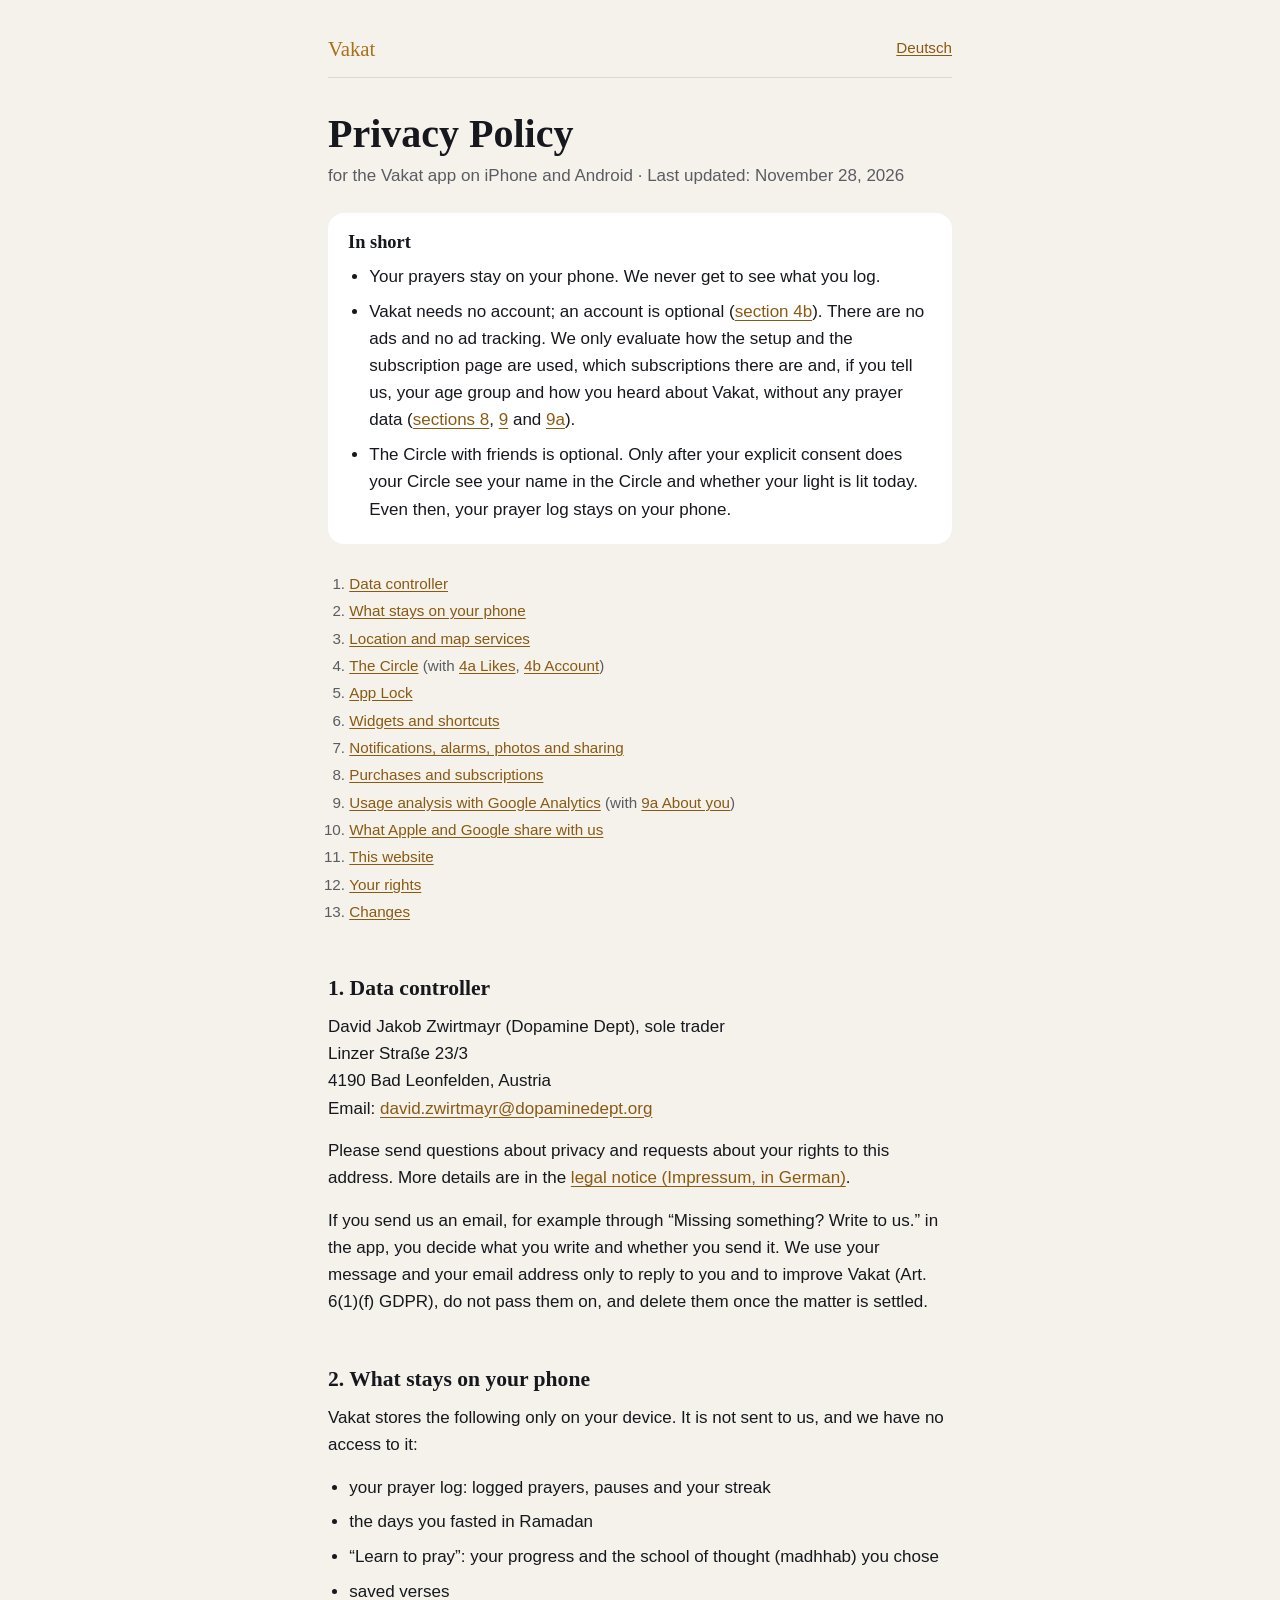
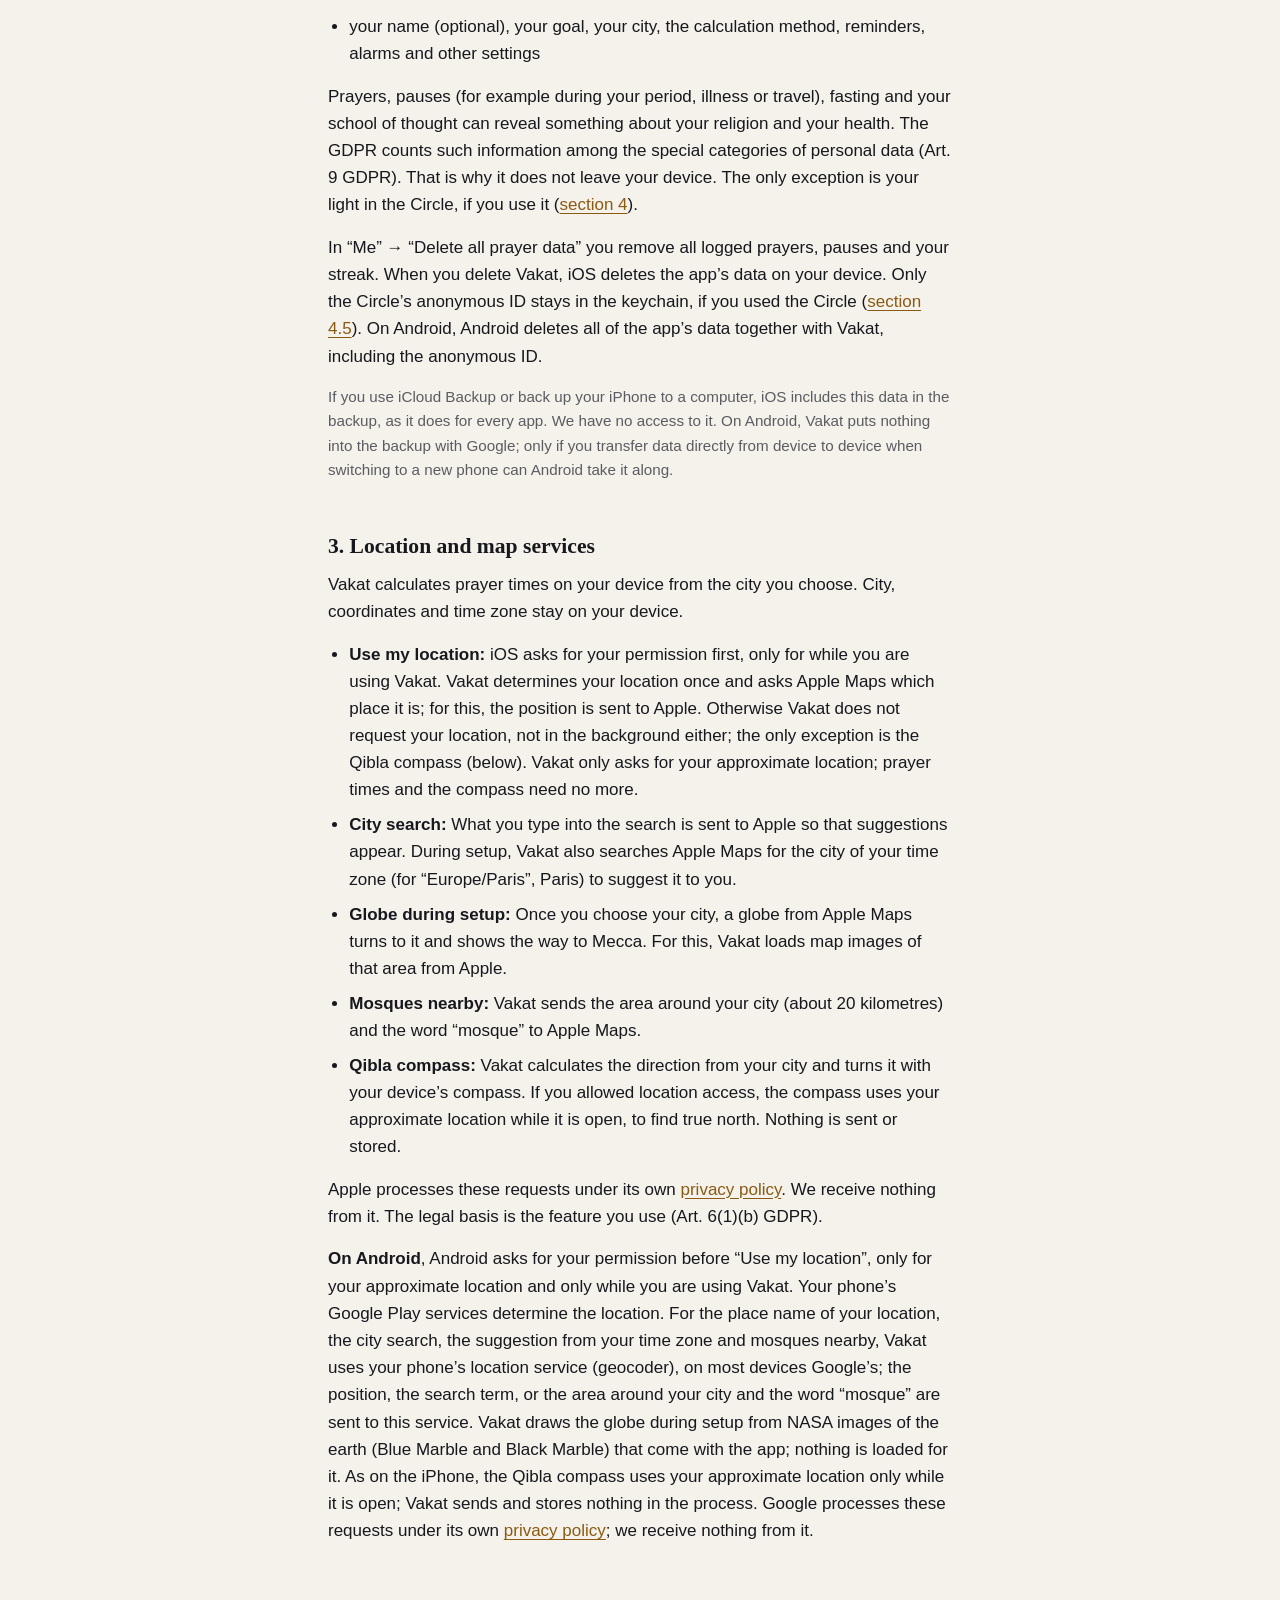
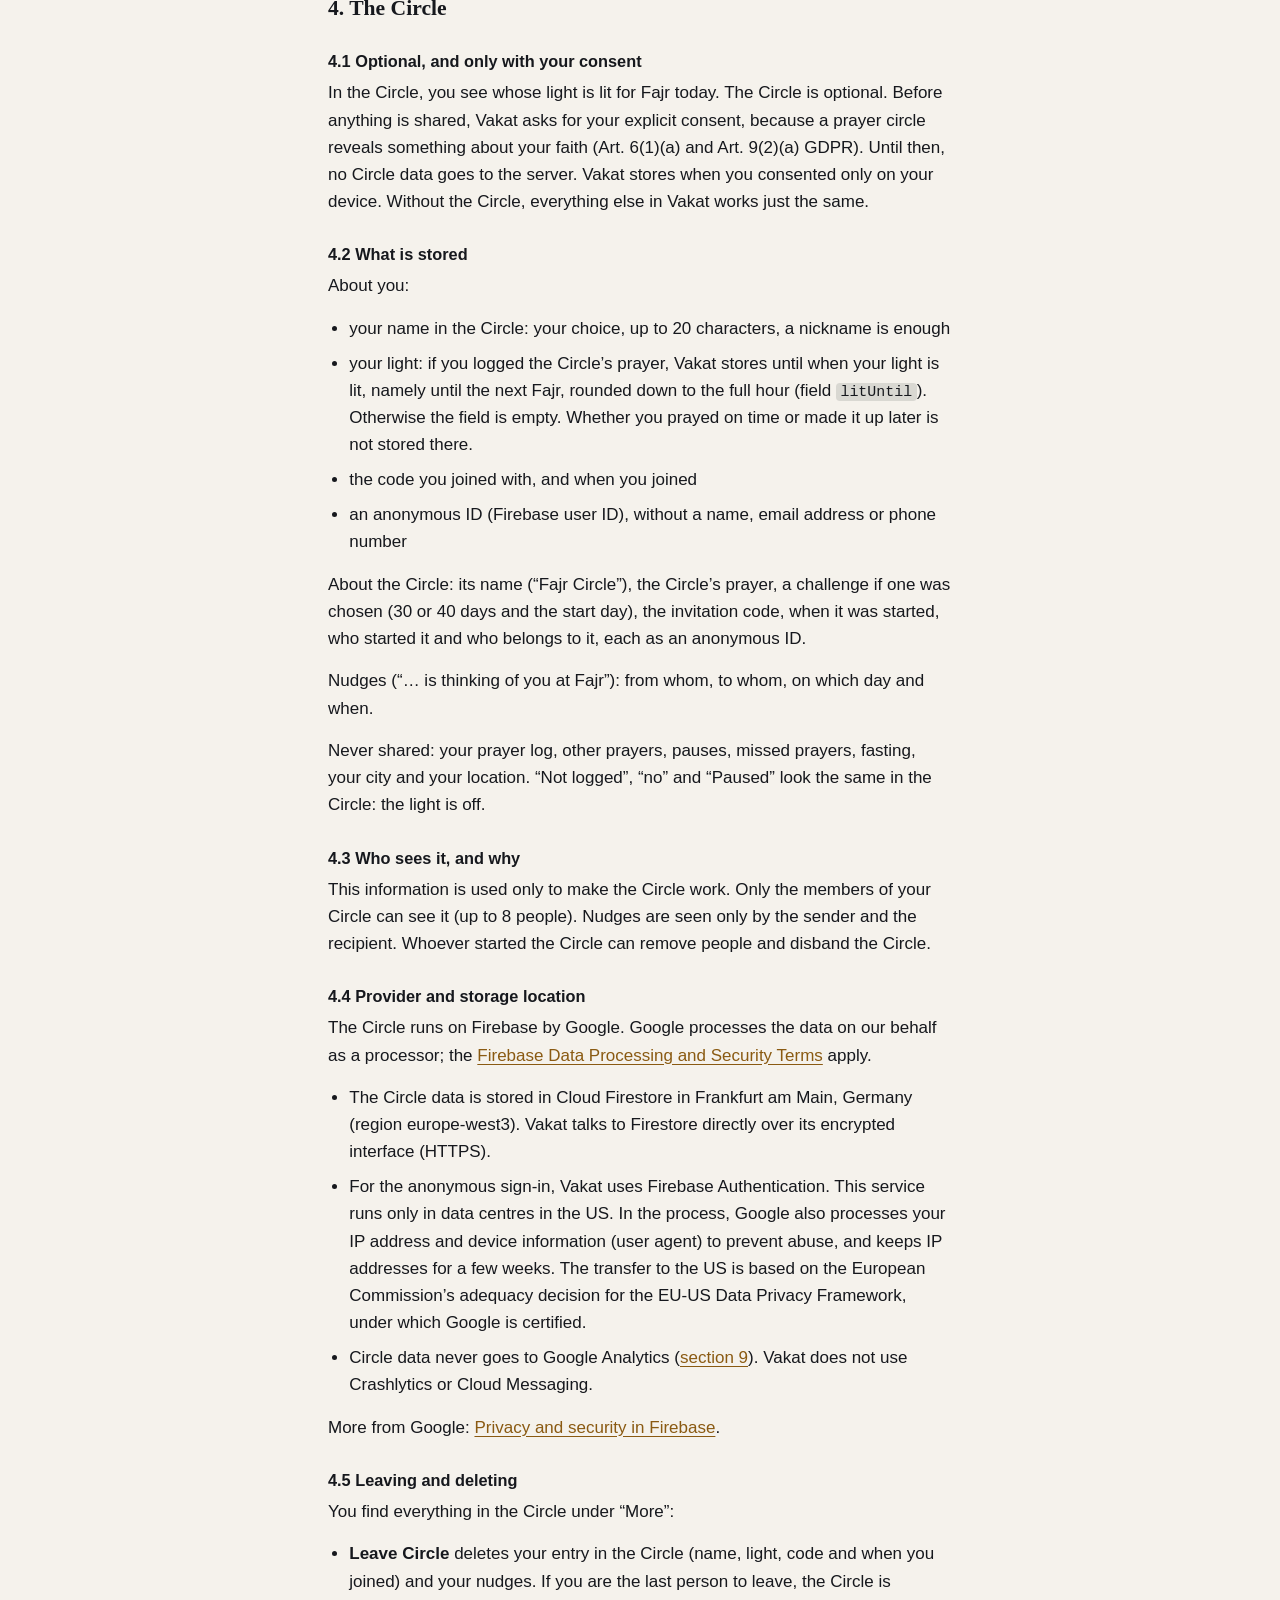
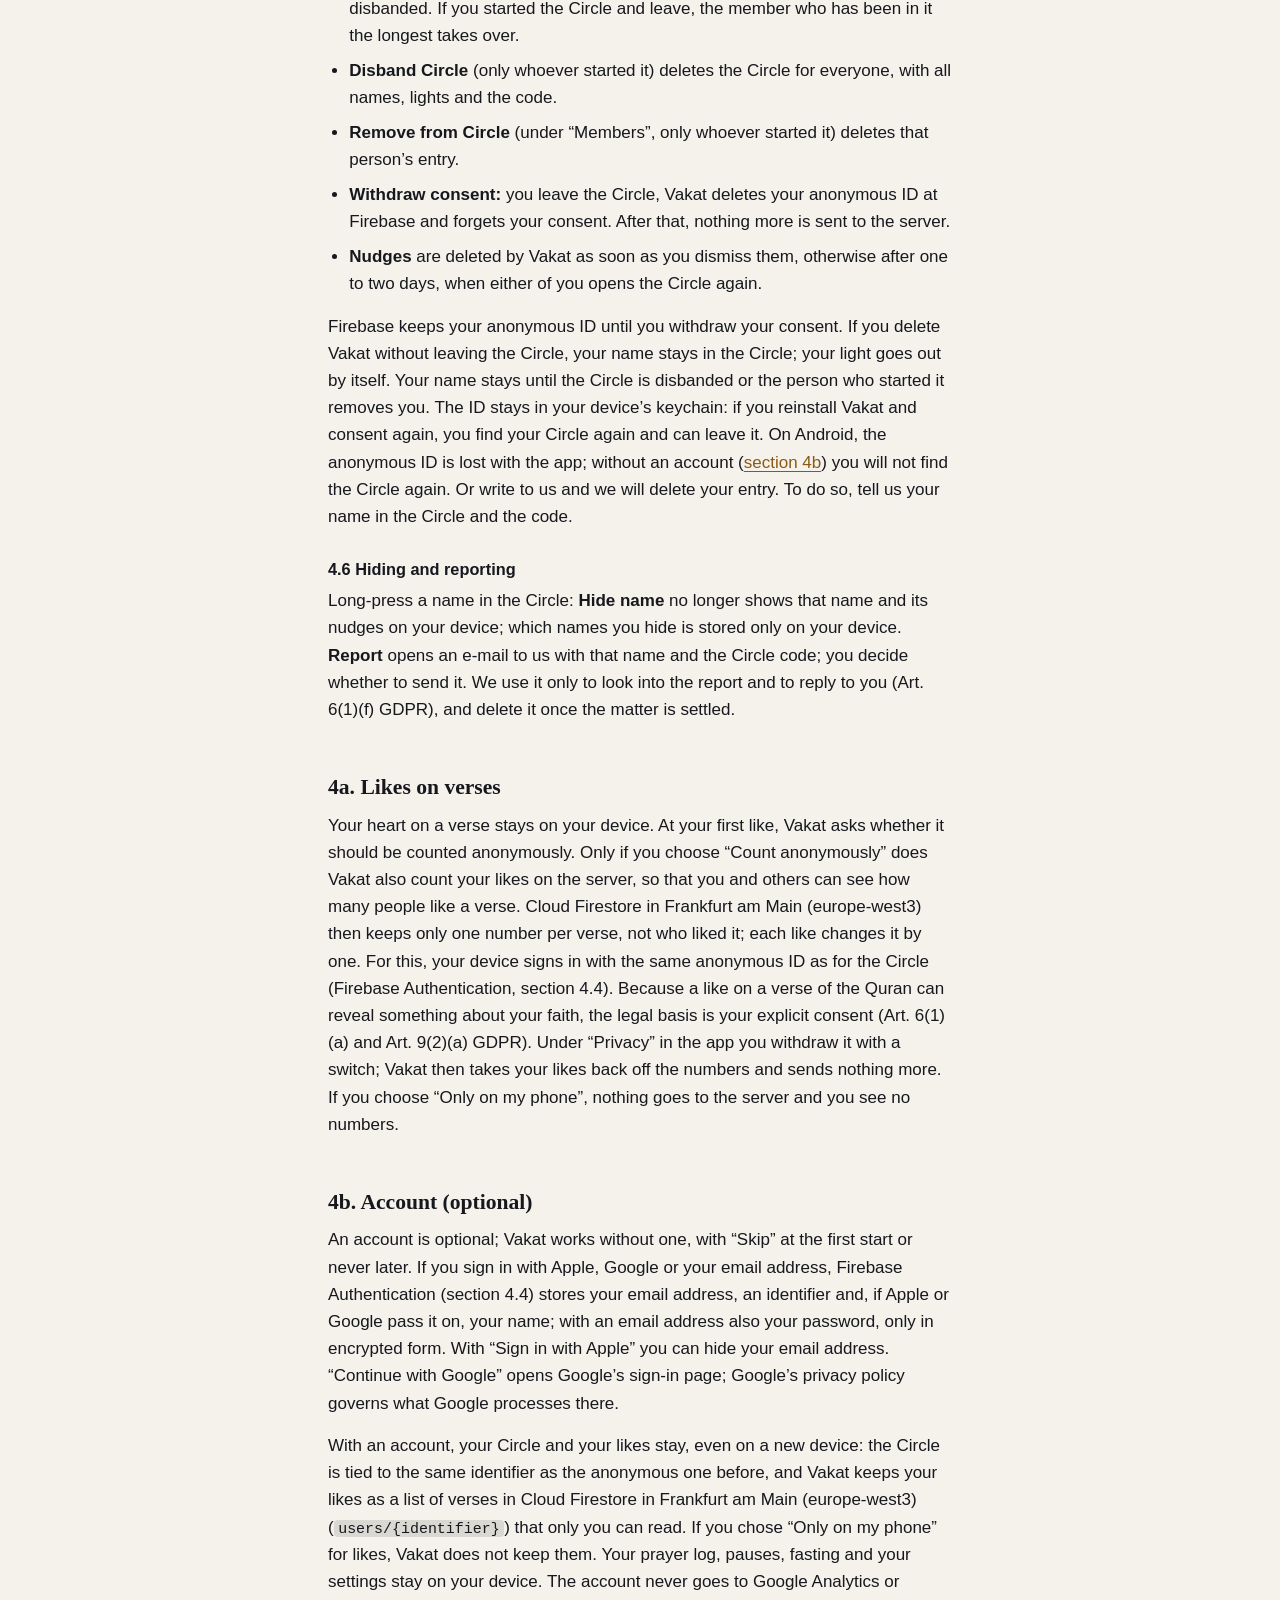
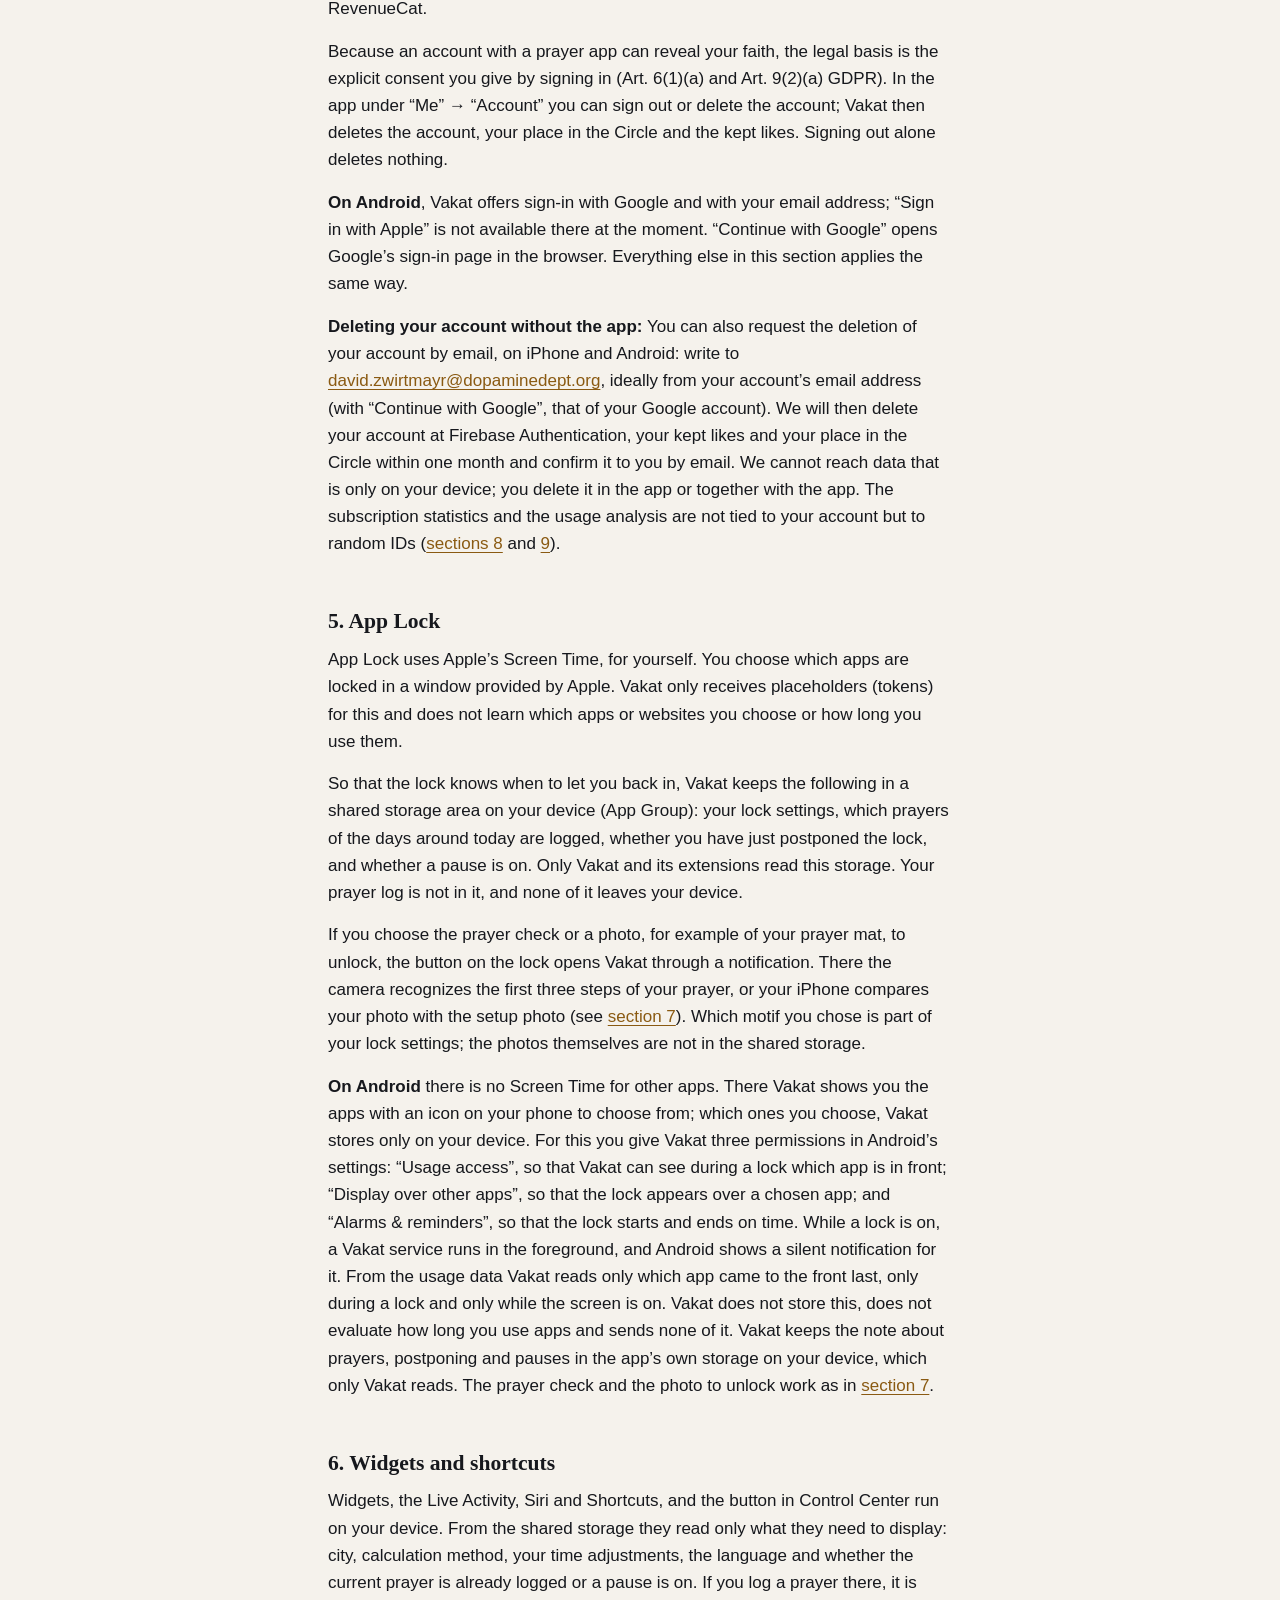
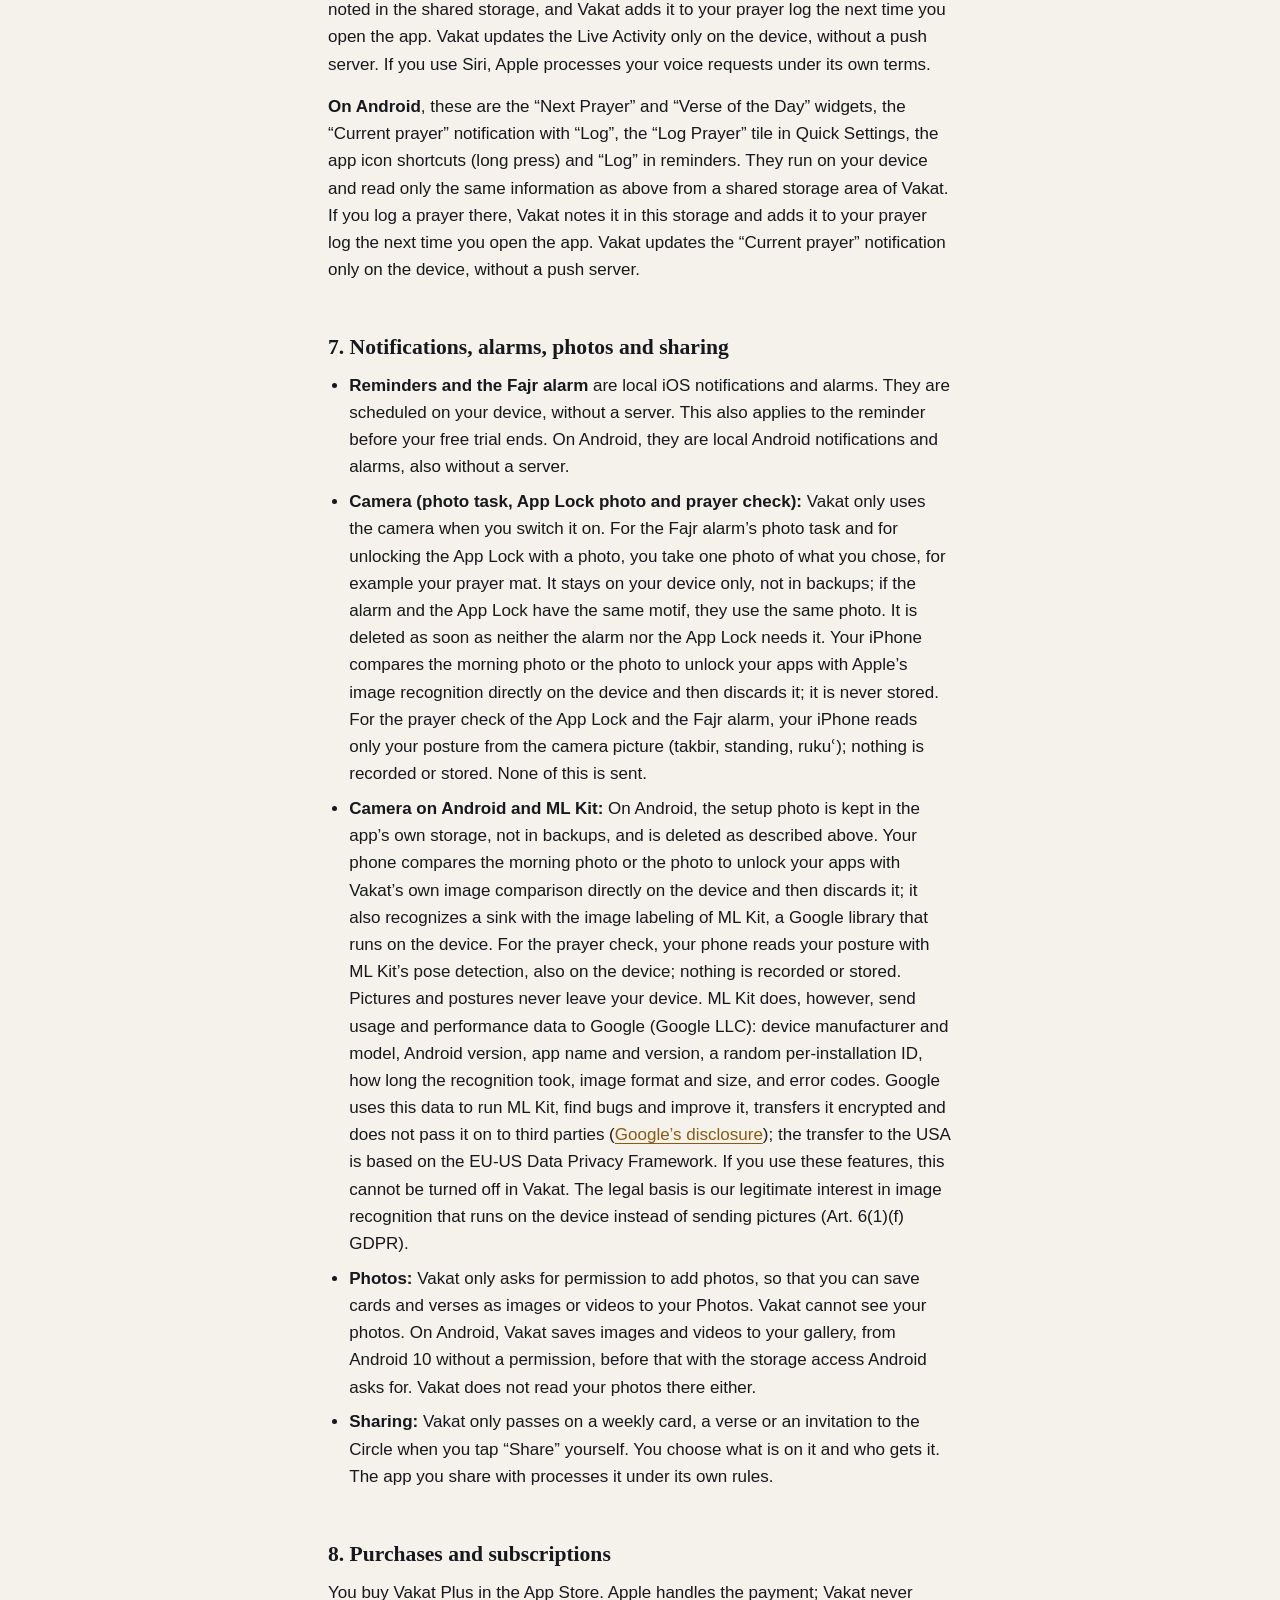
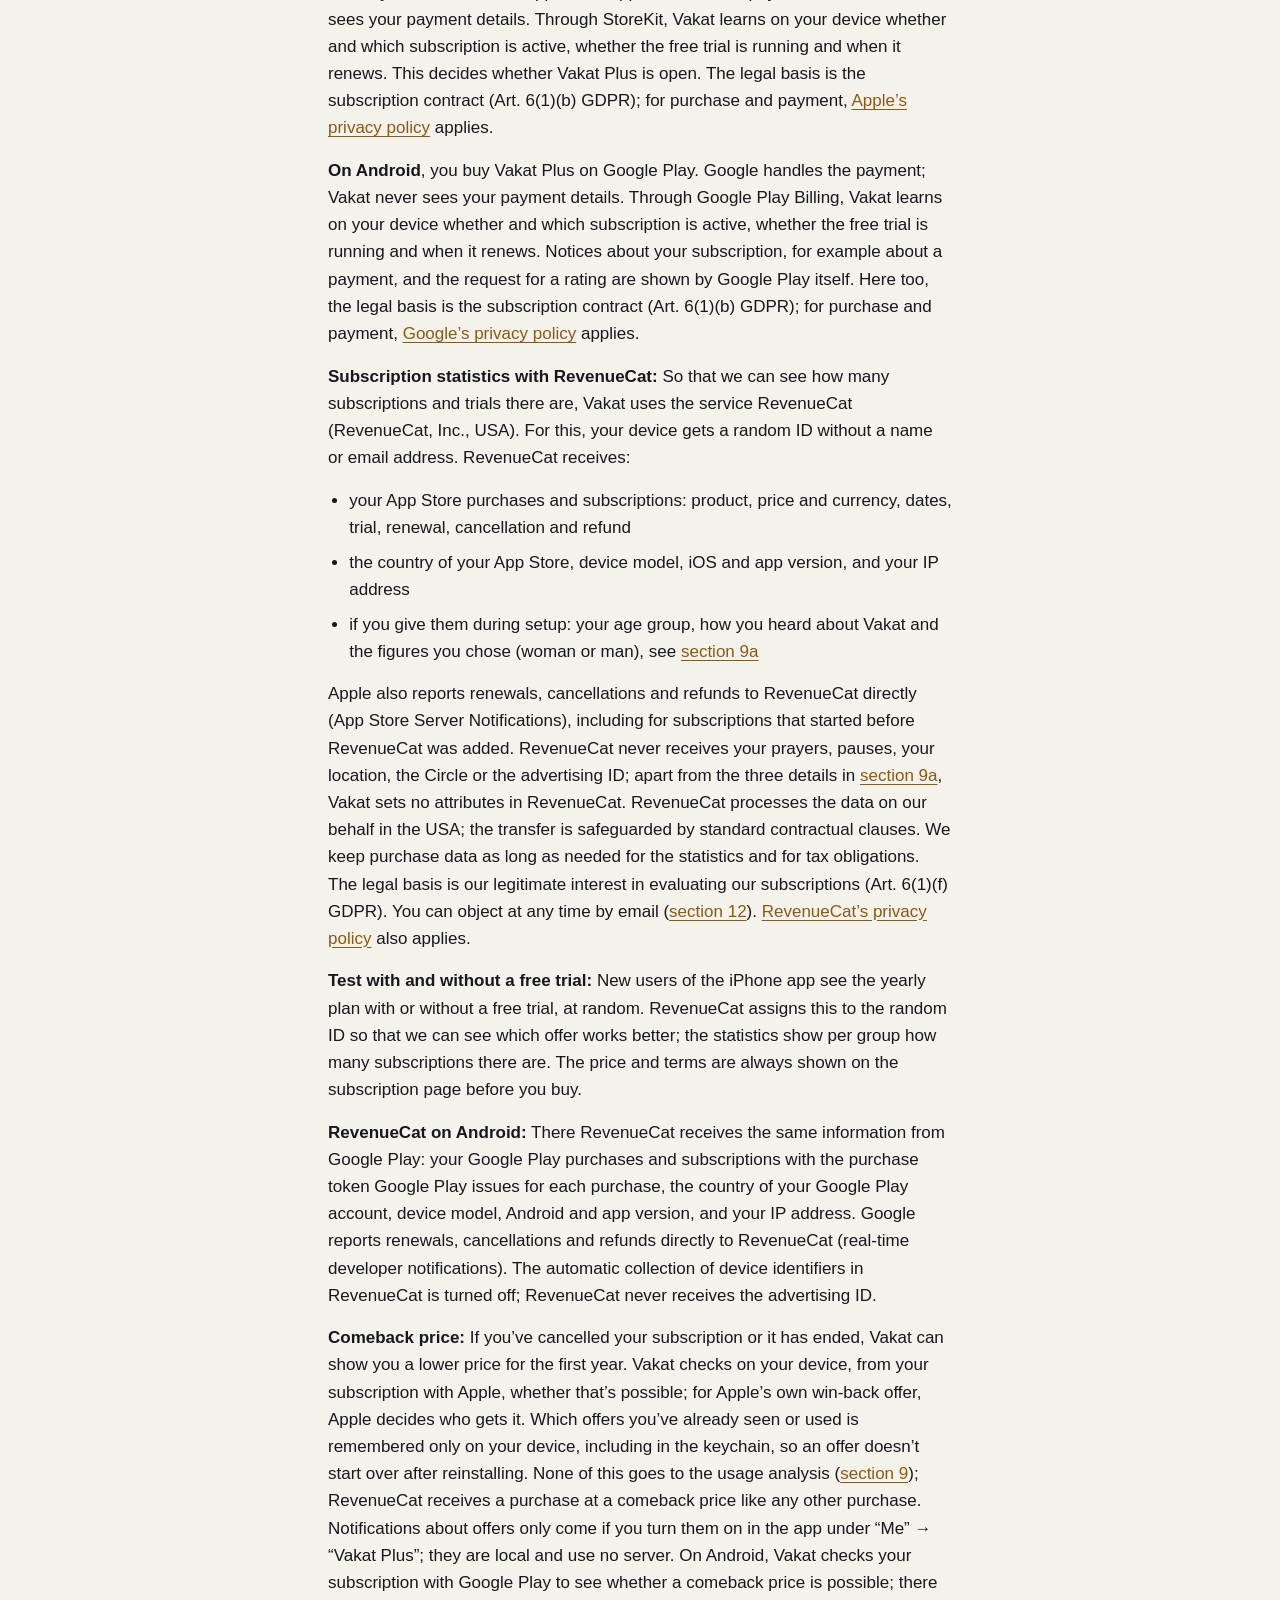
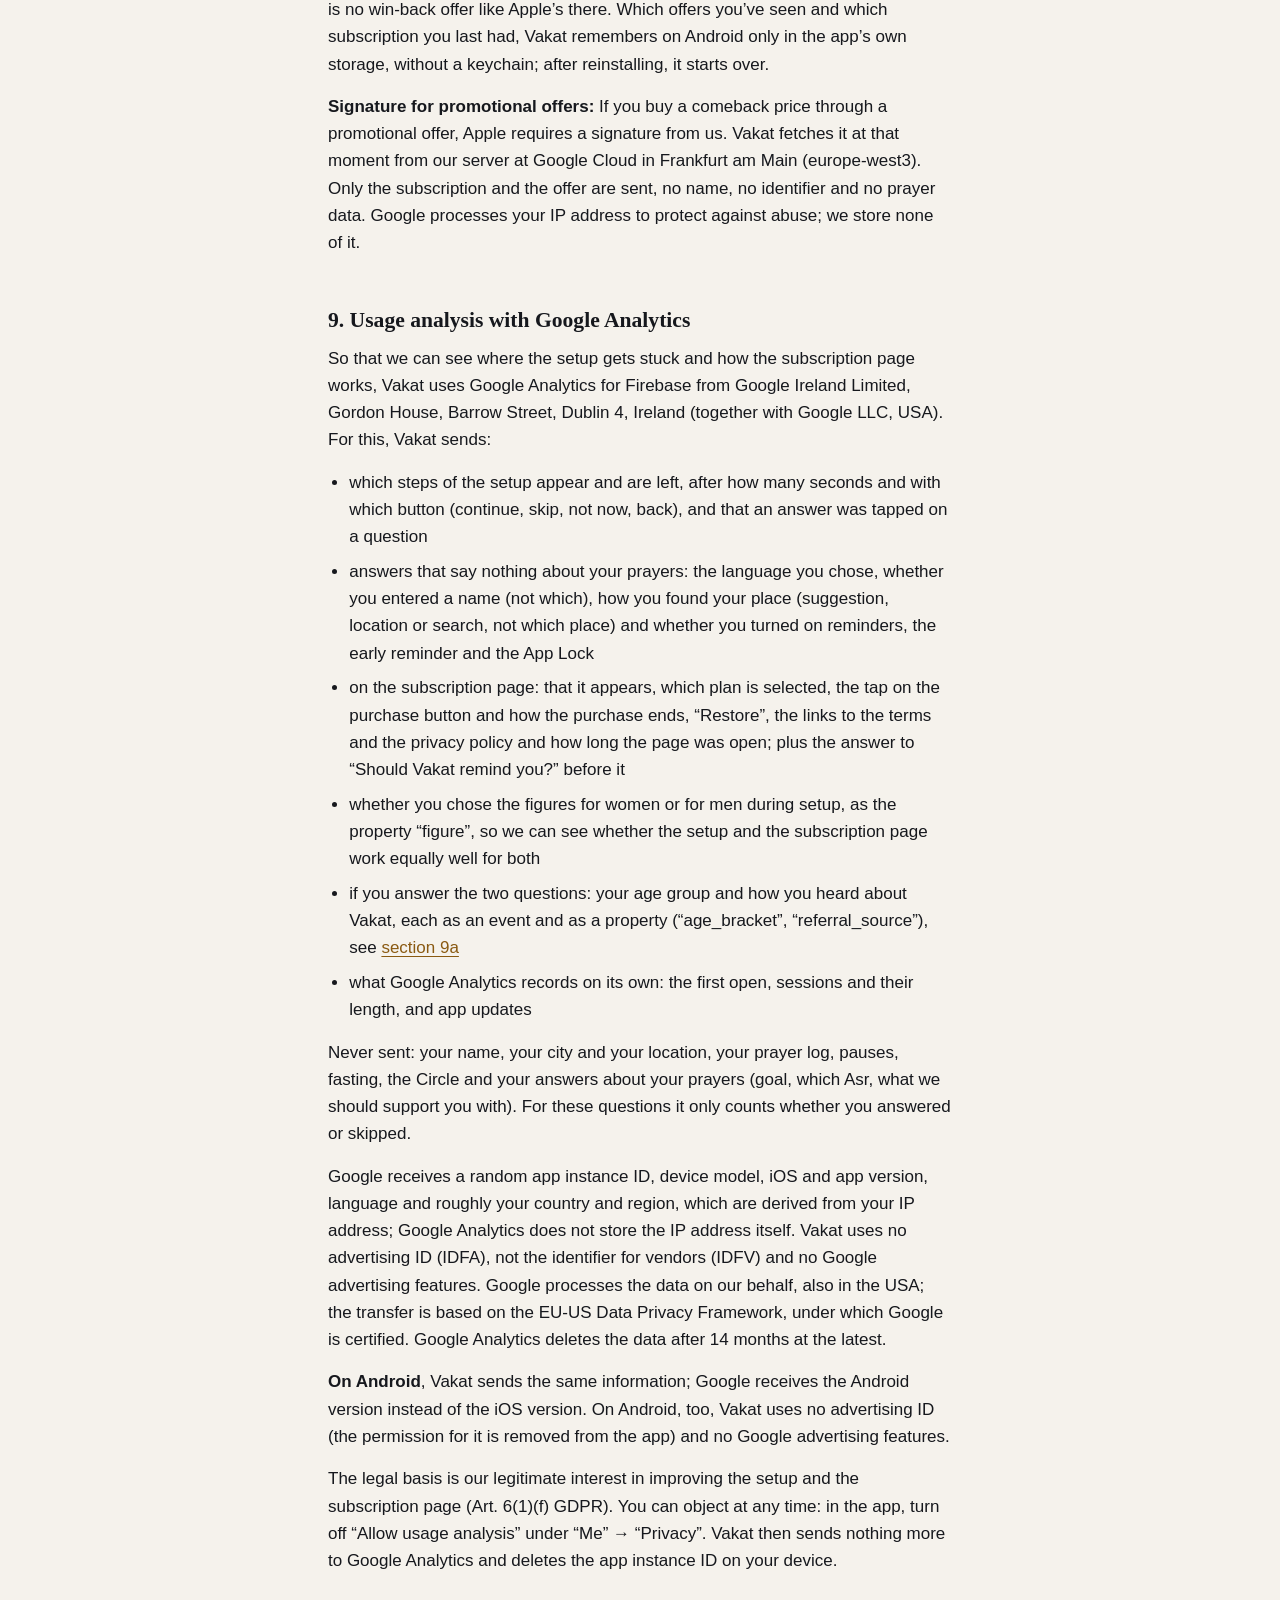
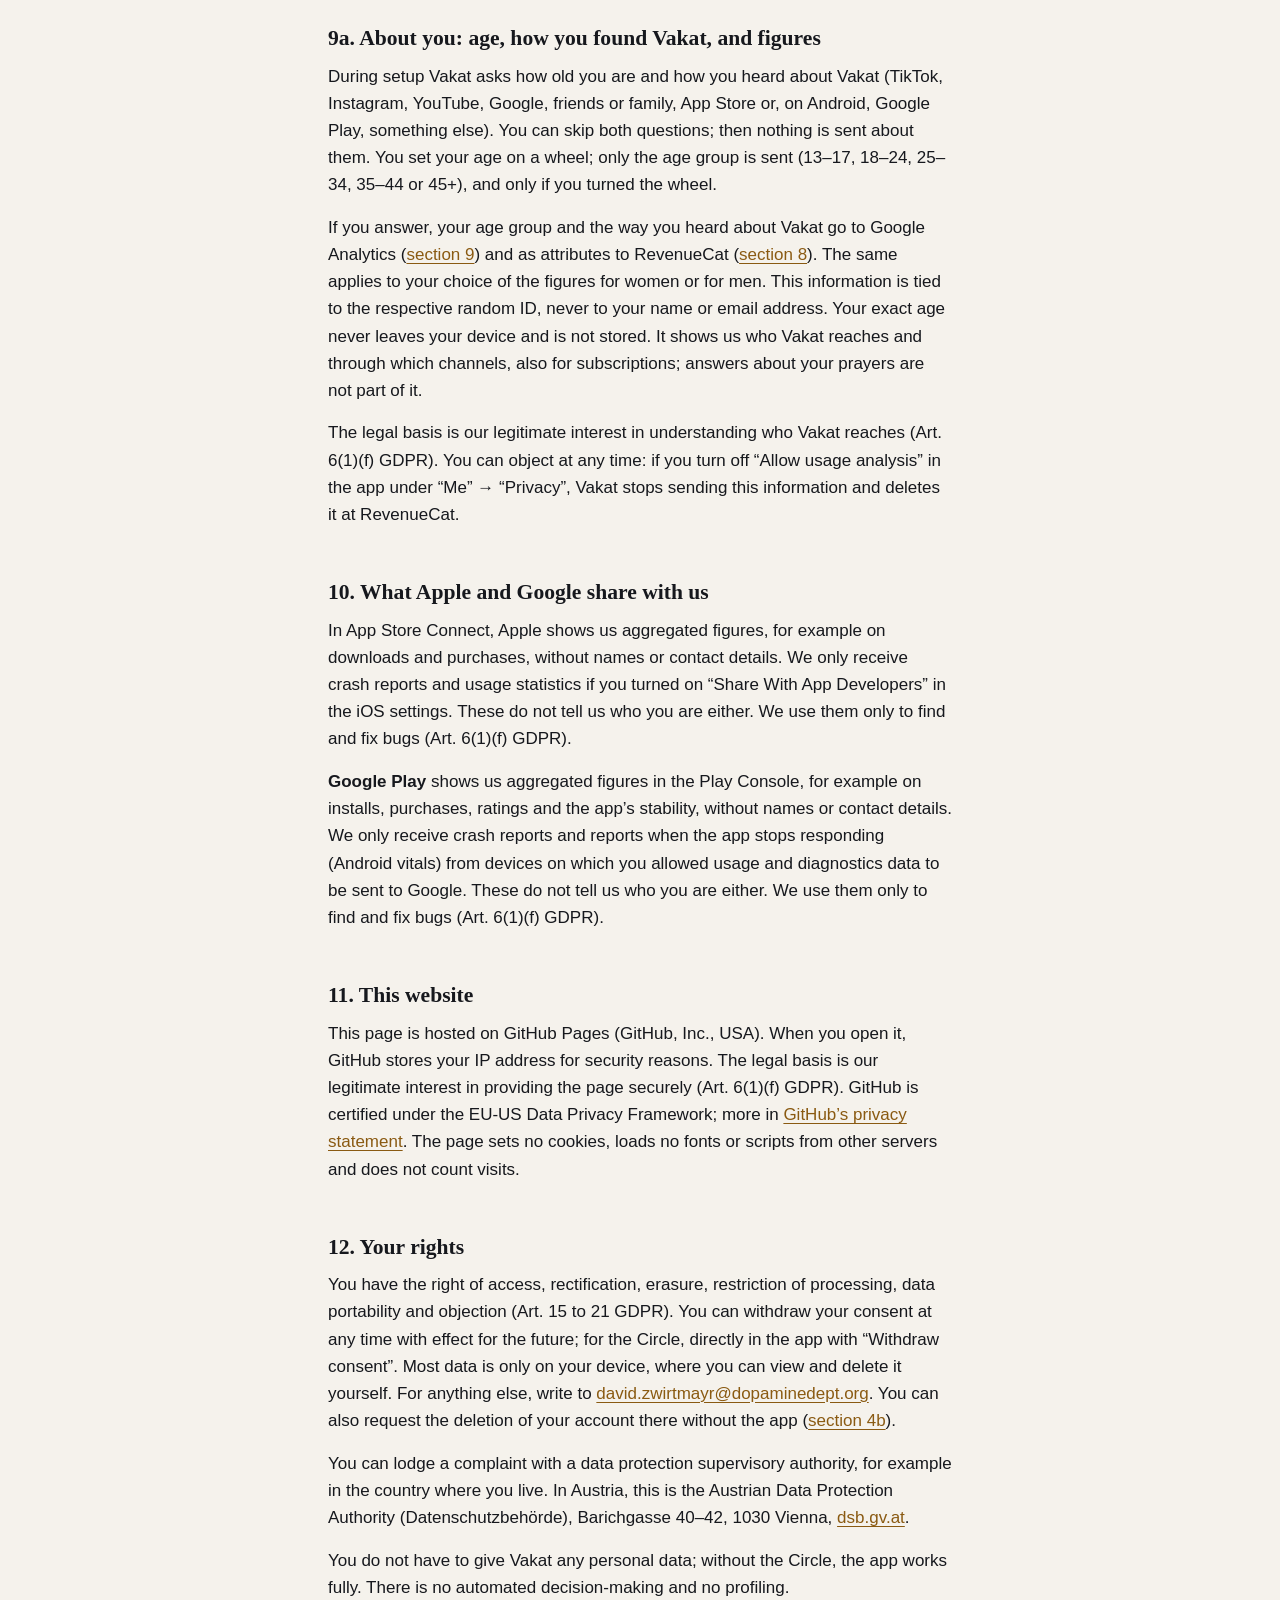
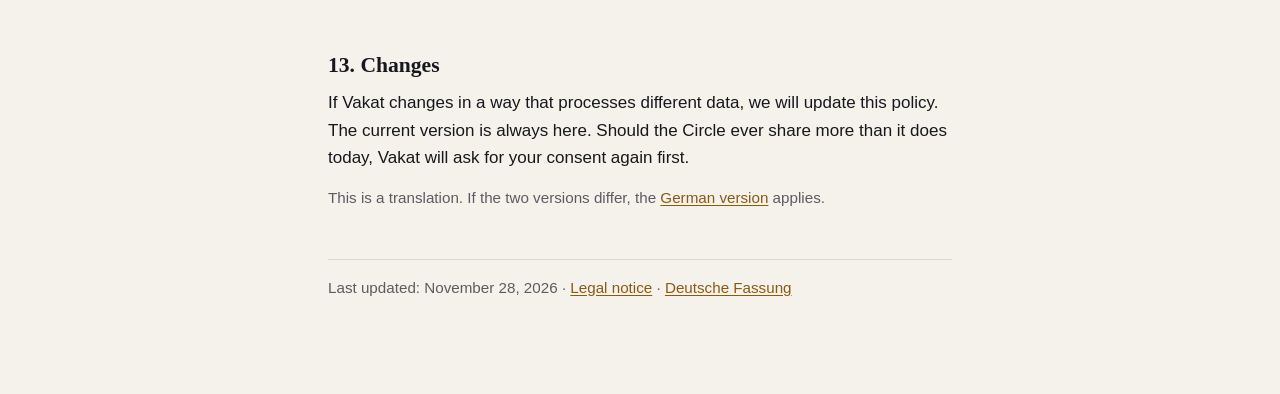
<file: privacy/index.html>
<!doctype html>
<html lang="en">
<head>
<meta charset="utf-8">
<meta name="viewport" content="width=device-width, initial-scale=1">
<meta name="color-scheme" content="light dark">
<title>Privacy Policy · Vakat</title>
<meta name="description" content="Privacy policy of the Vakat app: your prayers stay on your phone. No account needed, no ads, no ad tracking.">
<link rel="canonical" href="https://davzwi.github.io/vakat/privacy/">
<link rel="alternate" hreflang="de" href="https://davzwi.github.io/vakat/datenschutz/">
<link rel="alternate" hreflang="en" href="https://davzwi.github.io/vakat/privacy/">
<link rel="alternate" hreflang="x-default" href="https://davzwi.github.io/vakat/privacy/">
<link rel="icon" href="data:image/svg+xml,%3Csvg xmlns='http://www.w3.org/2000/svg' viewBox='0 0 64 64'%3E%3Crect width='64' height='64' rx='14' fill='%231a1c22'/%3E%3Ccircle cx='30' cy='32' r='16' fill='%23f2c879'/%3E%3Ccircle cx='37' cy='27' r='14' fill='%231a1c22'/%3E%3C/svg%3E">
<link rel="stylesheet" href="../style.css">
</head>
<body>
<div class="page">

<header class="top">
  <a class="brand" href="../">Vakat</a>
  <a class="lang" href="../datenschutz/" hreflang="de" lang="de">Deutsch</a>
</header>

<main>
<h1>Privacy Policy</h1>
<p class="meta">for the Vakat app on iPhone and Android · Last updated: November 28, 2026</p>

<section class="summary" aria-labelledby="short">
  <h2 id="short">In short</h2>
  <ul>
    <li>Your prayers stay on your phone. We never get to see what you log.</li>
    <li>Vakat needs no account; an account is optional (<a href="#account">section 4b</a>). There are no ads and no ad tracking. We only evaluate how the setup and the subscription page are used, which subscriptions there are and, if you tell us, your age group and how you heard about Vakat, without any prayer data (<a href="#purchases">sections 8</a>, <a href="#analytics">9</a> and <a href="#about-you">9a</a>).</li>
    <li>The Circle with friends is optional. Only after your explicit consent does your Circle see your name in the Circle and whether your light is lit today. Even then, your prayer log stays on your phone.</li>
  </ul>
</section>

<nav class="toc" aria-label="Contents">
  <ol>
    <li><a href="#controller">Data controller</a></li>
    <li><a href="#device">What stays on your phone</a></li>
    <li><a href="#location">Location and map services</a></li>
    <li><a href="#circle">The Circle</a> (with <a href="#likes">4a Likes</a>, <a href="#account">4b Account</a>)</li>
    <li><a href="#lock">App Lock</a></li>
    <li><a href="#widgets">Widgets and shortcuts</a></li>
    <li><a href="#notifications">Notifications, alarms, photos and sharing</a></li>
    <li><a href="#purchases">Purchases and subscriptions</a></li>
    <li><a href="#analytics">Usage analysis with Google Analytics</a> (with <a href="#about-you">9a About you</a>)</li>
    <li><a href="#apple">What Apple and Google share with us</a></li>
    <li><a href="#website">This website</a></li>
    <li><a href="#rights">Your rights</a></li>
    <li><a href="#changes">Changes</a></li>
  </ol>
</nav>

<h2 id="controller">1. Data controller</h2>
<address>
  David Jakob Zwirtmayr (Dopamine Dept), sole trader<br>
  Linzer Straße 23/3<br>
  4190 Bad Leonfelden, Austria<br>
  Email: <a href="mailto:david.zwirtmayr@dopaminedept.org">david.zwirtmayr@dopaminedept.org</a>
</address>
<p>Please send questions about privacy and requests about your rights to this address. More details are in the <a href="https://dopaminedept.org/impressum" hreflang="de">legal notice (Impressum, in German)</a>.</p>
<p id="mail">If you send us an email, for example through “Missing something? Write to us.” in the app, you decide what you write and whether you send it. We use your message and your email address only to reply to you and to improve Vakat (Art. 6(1)(f) GDPR), do not pass them on, and delete them once the matter is settled.</p>

<h2 id="device">2. What stays on your phone</h2>
<p>Vakat stores the following only on your device. It is not sent to us, and we have no access to it:</p>
<ul>
  <li>your prayer log: logged prayers, pauses and your streak</li>
  <li>the days you fasted in Ramadan</li>
  <li>“Learn to pray”: your progress and the school of thought (madhhab) you chose</li>
  <li>saved verses</li>
  <li>your name (optional), your goal, your city, the calculation method, reminders, alarms and other settings</li>
</ul>
<p>Prayers, pauses (for example during your period, illness or travel), fasting and your school of thought can reveal something about your religion and your health. The GDPR counts such information among the special categories of personal data (Art. 9 GDPR). That is why it does not leave your device. The only exception is your light in the Circle, if you use it (<a href="#circle">section 4</a>).</p>
<p>In “Me” → “Delete all prayer data” you remove all logged prayers, pauses and your streak. When you delete Vakat, iOS deletes the app’s data on your device. Only the Circle’s anonymous ID stays in the keychain, if you used the Circle (<a href="#leaving">section 4.5</a>). On Android, Android deletes all of the app’s data together with Vakat, including the anonymous ID.</p>
<p class="note">If you use iCloud Backup or back up your iPhone to a computer, iOS includes this data in the backup, as it does for every app. We have no access to it. On Android, Vakat puts nothing into the backup with Google; only if you transfer data directly from device to device when switching to a new phone can Android take it along.</p>

<h2 id="location">3. Location and map services</h2>
<p>Vakat calculates prayer times on your device from the city you choose. City, coordinates and time zone stay on your device.</p>
<ul>
  <li><strong>Use my location:</strong> iOS asks for your permission first, only for while you are using Vakat. Vakat determines your location once and asks Apple Maps which place it is; for this, the position is sent to Apple. Otherwise Vakat does not request your location, not in the background either; the only exception is the Qibla compass (below). Vakat only asks for your approximate location; prayer times and the compass need no more.</li>
  <li><strong>City search:</strong> What you type into the search is sent to Apple so that suggestions appear. During setup, Vakat also searches Apple Maps for the city of your time zone (for “Europe/Paris”, Paris) to suggest it to you.</li>
  <li><strong>Globe during setup:</strong> Once you choose your city, a globe from Apple Maps turns to it and shows the way to Mecca. For this, Vakat loads map images of that area from Apple.</li>
  <li><strong>Mosques nearby:</strong> Vakat sends the area around your city (about 20 kilometres) and the word “mosque” to Apple Maps.</li>
  <li><strong>Qibla compass:</strong> Vakat calculates the direction from your city and turns it with your device’s compass. If you allowed location access, the compass uses your approximate location while it is open, to find true north. Nothing is sent or stored.</li>
</ul>
<p>Apple processes these requests under its own <a href="https://www.apple.com/legal/privacy/en-ww/">privacy policy</a>. We receive nothing from it. The legal basis is the feature you use (Art. 6(1)(b) GDPR).</p>
<p id="location-android"><strong>On Android</strong>, Android asks for your permission before “Use my location”, only for your approximate location and only while you are using Vakat. Your phone’s Google Play services determine the location. For the place name of your location, the city search, the suggestion from your time zone and mosques nearby, Vakat uses your phone’s location service (geocoder), on most devices Google’s; the position, the search term, or the area around your city and the word “mosque” are sent to this service. Vakat draws the globe during setup from NASA images of the earth (Blue Marble and Black Marble) that come with the app; nothing is loaded for it. As on the iPhone, the Qibla compass uses your approximate location only while it is open; Vakat sends and stores nothing in the process. Google processes these requests under its own <a href="https://policies.google.com/privacy?hl=en">privacy policy</a>; we receive nothing from it.</p>

<h2 id="circle">4. The Circle</h2>

<h3 id="consent">4.1 Optional, and only with your consent</h3>
<p>In the Circle, you see whose light is lit for Fajr today. The Circle is optional. Before anything is shared, Vakat asks for your explicit consent, because a prayer circle reveals something about your faith (Art. 6(1)(a) and Art. 9(2)(a) GDPR). Until then, no Circle data goes to the server. Vakat stores when you consented only on your device. Without the Circle, everything else in Vakat works just the same.</p>

<h3 id="stored">4.2 What is stored</h3>
<p>About you:</p>
<ul>
  <li>your name in the Circle: your choice, up to 20 characters, a nickname is enough</li>
  <li>your light: if you logged the Circle’s prayer, Vakat stores until when your light is lit, namely until the next Fajr, rounded down to the full hour (field <code>litUntil</code>). Otherwise the field is empty. Whether you prayed on time or made it up later is not stored there.</li>
  <li>the code you joined with, and when you joined</li>
  <li>an anonymous ID (Firebase user ID), without a name, email address or phone number</li>
</ul>
<p>About the Circle: its name (“Fajr Circle”), the Circle’s prayer, a challenge if one was chosen (30 or 40 days and the start day), the invitation code, when it was started, who started it and who belongs to it, each as an anonymous ID.</p>
<p>Nudges (“… is thinking of you at Fajr”): from whom, to whom, on which day and when.</p>
<p>Never shared: your prayer log, other prayers, pauses, missed prayers, fasting, your city and your location. “Not logged”, “no” and “Paused” look the same in the Circle: the light is off.</p>

<h3 id="visible">4.3 Who sees it, and why</h3>
<p>This information is used only to make the Circle work. Only the members of your Circle can see it (up to 8 people). Nudges are seen only by the sender and the recipient. Whoever started the Circle can remove people and disband the Circle.</p>

<h3 id="provider">4.4 Provider and storage location</h3>
<p>The Circle runs on Firebase by Google. Google processes the data on our behalf as a processor; the <a href="https://firebase.google.com/terms/data-processing-terms">Firebase Data Processing and Security Terms</a> apply.</p>
<ul>
  <li>The Circle data is stored in Cloud Firestore in Frankfurt am Main, Germany (region europe-west3). Vakat talks to Firestore directly over its encrypted interface (HTTPS).</li>
  <li>For the anonymous sign-in, Vakat uses Firebase Authentication. This service runs only in data centres in the US. In the process, Google also processes your IP address and device information (user agent) to prevent abuse, and keeps IP addresses for a few weeks. The transfer to the US is based on the European Commission’s adequacy decision for the EU-US Data Privacy Framework, under which Google is certified.</li>
  <li>Circle data never goes to Google Analytics (<a href="#analytics">section 9</a>). Vakat does not use Crashlytics or Cloud Messaging.</li>
</ul>
<p>More from Google: <a href="https://firebase.google.com/support/privacy">Privacy and security in Firebase</a>.</p>

<h3 id="leaving">4.5 Leaving and deleting</h3>
<p>You find everything in the Circle under “More”:</p>
<ul>
  <li><strong>Leave Circle</strong> deletes your entry in the Circle (name, light, code and when you joined) and your nudges. If you are the last person to leave, the Circle is disbanded. If you started the Circle and leave, the member who has been in it the longest takes over.</li>
  <li><strong>Disband Circle</strong> (only whoever started it) deletes the Circle for everyone, with all names, lights and the code.</li>
  <li><strong>Remove from Circle</strong> (under “Members”, only whoever started it) deletes that person’s entry.</li>
  <li><strong>Withdraw consent:</strong> you leave the Circle, Vakat deletes your anonymous ID at Firebase and forgets your consent. After that, nothing more is sent to the server.</li>
  <li><strong>Nudges</strong> are deleted by Vakat as soon as you dismiss them, otherwise after one to two days, when either of you opens the Circle again.</li>
</ul>
<p>Firebase keeps your anonymous ID until you withdraw your consent. If you delete Vakat without leaving the Circle, your name stays in the Circle; your light goes out by itself. Your name stays until the Circle is disbanded or the person who started it removes you. The ID stays in your device’s keychain: if you reinstall Vakat and consent again, you find your Circle again and can leave it. On Android, the anonymous ID is lost with the app; without an account (<a href="#account">section 4b</a>) you will not find the Circle again. Or write to us and we will delete your entry. To do so, tell us your name in the Circle and the code.</p>

<h3 id="report">4.6 Hiding and reporting</h3>
<p>Long-press a name in the Circle: <strong>Hide name</strong> no longer shows that name and its nudges on your device; which names you hide is stored only on your device. <strong>Report</strong> opens an e-mail to us with that name and the Circle code; you decide whether to send it. We use it only to look into the report and to reply to you (Art. 6(1)(f) GDPR), and delete it once the matter is settled.</p>

<h2 id="likes">4a. Likes on verses</h2>
<p>Your heart on a verse stays on your device. At your first like, Vakat asks whether it should be counted anonymously. Only if you choose “Count anonymously” does Vakat also count your likes on the server, so that you and others can see how many people like a verse. Cloud Firestore in Frankfurt am Main (europe-west3) then keeps only one number per verse, not who liked it; each like changes it by one. For this, your device signs in with the same anonymous ID as for the Circle (Firebase Authentication, section 4.4). Because a like on a verse of the Quran can reveal something about your faith, the legal basis is your explicit consent (Art. 6(1)(a) and Art. 9(2)(a) GDPR). Under “Privacy” in the app you withdraw it with a switch; Vakat then takes your likes back off the numbers and sends nothing more. If you choose “Only on my phone”, nothing goes to the server and you see no numbers.</p>

<h2 id="account">4b. Account (optional)</h2>
<p>An account is optional; Vakat works without one, with “Skip” at the first start or never later. If you sign in with Apple, Google or your email address, Firebase Authentication (section 4.4) stores your email address, an identifier and, if Apple or Google pass it on, your name; with an email address also your password, only in encrypted form. With “Sign in with Apple” you can hide your email address. “Continue with Google” opens Google’s sign-in page; Google’s privacy policy governs what Google processes there.</p>
<p>With an account, your Circle and your likes stay, even on a new device: the Circle is tied to the same identifier as the anonymous one before, and Vakat keeps your likes as a list of verses in Cloud Firestore in Frankfurt am Main (europe-west3) (<code>users/{identifier}</code>) that only you can read. If you chose “Only on my phone” for likes, Vakat does not keep them. Your prayer log, pauses, fasting and your settings stay on your device. The account never goes to Google Analytics or RevenueCat.</p>
<p>Because an account with a prayer app can reveal your faith, the legal basis is the explicit consent you give by signing in (Art. 6(1)(a) and Art. 9(2)(a) GDPR). In the app under “Me” → “Account” you can sign out or delete the account; Vakat then deletes the account, your place in the Circle and the kept likes. Signing out alone deletes nothing.</p>
<p><strong>On Android</strong>, Vakat offers sign-in with Google and with your email address; “Sign in with Apple” is not available there at the moment. “Continue with Google” opens Google’s sign-in page in the browser. Everything else in this section applies the same way.</p>
<p id="account-deletion"><strong>Deleting your account without the app:</strong> You can also request the deletion of your account by email, on iPhone and Android: write to <a href="mailto:david.zwirtmayr@dopaminedept.org?subject=Vakat%3A%20Delete%20my%20account">david.zwirtmayr@dopaminedept.org</a>, ideally from your account’s email address (with “Continue with Google”, that of your Google account). We will then delete your account at Firebase Authentication, your kept likes and your place in the Circle within one month and confirm it to you by email. We cannot reach data that is only on your device; you delete it in the app or together with the app. The subscription statistics and the usage analysis are not tied to your account but to random IDs (<a href="#purchases">sections 8</a> and <a href="#analytics">9</a>).</p>

<h2 id="lock">5. App Lock</h2>
<p>App Lock uses Apple’s Screen Time, for yourself. You choose which apps are locked in a window provided by Apple. Vakat only receives placeholders (tokens) for this and does not learn which apps or websites you choose or how long you use them.</p>
<p>So that the lock knows when to let you back in, Vakat keeps the following in a shared storage area on your device (App Group): your lock settings, which prayers of the days around today are logged, whether you have just postponed the lock, and whether a pause is on. Only Vakat and its extensions read this storage. Your prayer log is not in it, and none of it leaves your device.</p>
<p>If you choose the prayer check or a photo, for example of your prayer mat, to unlock, the button on the lock opens Vakat through a notification. There the camera recognizes the first three steps of your prayer, or your iPhone compares your photo with the setup photo (see <a href="#notifications">section 7</a>). Which motif you chose is part of your lock settings; the photos themselves are not in the shared storage.</p>
<p id="lock-android"><strong>On Android</strong> there is no Screen Time for other apps. There Vakat shows you the apps with an icon on your phone to choose from; which ones you choose, Vakat stores only on your device. For this you give Vakat three permissions in Android’s settings: “Usage access”, so that Vakat can see during a lock which app is in front; “Display over other apps”, so that the lock appears over a chosen app; and “Alarms &amp; reminders”, so that the lock starts and ends on time. While a lock is on, a Vakat service runs in the foreground, and Android shows a silent notification for it. From the usage data Vakat reads only which app came to the front last, only during a lock and only while the screen is on. Vakat does not store this, does not evaluate how long you use apps and sends none of it. Vakat keeps the note about prayers, postponing and pauses in the app’s own storage on your device, which only Vakat reads. The prayer check and the photo to unlock work as in <a href="#notifications">section 7</a>.</p>

<h2 id="widgets">6. Widgets and shortcuts</h2>
<p>Widgets, the Live Activity, Siri and Shortcuts, and the button in Control Center run on your device. From the shared storage they read only what they need to display: city, calculation method, your time adjustments, the language and whether the current prayer is already logged or a pause is on. If you log a prayer there, it is noted in the shared storage, and Vakat adds it to your prayer log the next time you open the app. Vakat updates the Live Activity only on the device, without a push server. If you use Siri, Apple processes your voice requests under its own terms.</p>
<p id="widgets-android"><strong>On Android</strong>, these are the “Next Prayer” and “Verse of the Day” widgets, the “Current prayer” notification with “Log”, the “Log Prayer” tile in Quick Settings, the app icon shortcuts (long press) and “Log” in reminders. They run on your device and read only the same information as above from a shared storage area of Vakat. If you log a prayer there, Vakat notes it in this storage and adds it to your prayer log the next time you open the app. Vakat updates the “Current prayer” notification only on the device, without a push server.</p>

<h2 id="notifications">7. Notifications, alarms, photos and sharing</h2>
<ul>
  <li><strong>Reminders and the Fajr alarm</strong> are local iOS notifications and alarms. They are scheduled on your device, without a server. This also applies to the reminder before your free trial ends. On Android, they are local Android notifications and alarms, also without a server.</li>
  <li><strong>Camera (photo task, App Lock photo and prayer check):</strong> Vakat only uses the camera when you switch it on. For the Fajr alarm’s photo task and for unlocking the App Lock with a photo, you take one photo of what you chose, for example your prayer mat. It stays on your device only, not in backups; if the alarm and the App Lock have the same motif, they use the same photo. It is deleted as soon as neither the alarm nor the App Lock needs it. Your iPhone compares the morning photo or the photo to unlock your apps with Apple’s image recognition directly on the device and then discards it; it is never stored. For the prayer check of the App Lock and the Fajr alarm, your iPhone reads only your posture from the camera picture (takbir, standing, rukuʿ); nothing is recorded or stored. None of this is sent.</li>
  <li id="camera-android"><strong>Camera on Android and ML Kit:</strong> On Android, the setup photo is kept in the app’s own storage, not in backups, and is deleted as described above. Your phone compares the morning photo or the photo to unlock your apps with Vakat’s own image comparison directly on the device and then discards it; it also recognizes a sink with the image labeling of ML Kit, a Google library that runs on the device. For the prayer check, your phone reads your posture with ML Kit’s pose detection, also on the device; nothing is recorded or stored. Pictures and postures never leave your device. ML Kit does, however, send usage and performance data to Google (Google LLC): device manufacturer and model, Android version, app name and version, a random per-installation ID, how long the recognition took, image format and size, and error codes. Google uses this data to run ML Kit, find bugs and improve it, transfers it encrypted and does not pass it on to third parties (<a href="https://developers.google.com/ml-kit/android-data-disclosure">Google’s disclosure</a>); the transfer to the USA is based on the EU-US Data Privacy Framework. If you use these features, this cannot be turned off in Vakat. The legal basis is our legitimate interest in image recognition that runs on the device instead of sending pictures (Art. 6(1)(f) GDPR).</li>
  <li><strong>Photos:</strong> Vakat only asks for permission to add photos, so that you can save cards and verses as images or videos to your Photos. Vakat cannot see your photos. On Android, Vakat saves images and videos to your gallery, from Android 10 without a permission, before that with the storage access Android asks for. Vakat does not read your photos there either.</li>
  <li><strong>Sharing:</strong> Vakat only passes on a weekly card, a verse or an invitation to the Circle when you tap “Share” yourself. You choose what is on it and who gets it. The app you share with processes it under its own rules.</li>
</ul>

<h2 id="purchases">8. Purchases and subscriptions</h2>
<p>You buy Vakat Plus in the App Store. Apple handles the payment; Vakat never sees your payment details. Through StoreKit, Vakat learns on your device whether and which subscription is active, whether the free trial is running and when it renews. This decides whether Vakat Plus is open. The legal basis is the subscription contract (Art. 6(1)(b) GDPR); for purchase and payment, <a href="https://www.apple.com/legal/privacy/en-ww/">Apple’s privacy policy</a> applies.</p>
<p id="purchases-android"><strong>On Android</strong>, you buy Vakat Plus on Google Play. Google handles the payment; Vakat never sees your payment details. Through Google Play Billing, Vakat learns on your device whether and which subscription is active, whether the free trial is running and when it renews. Notices about your subscription, for example about a payment, and the request for a rating are shown by Google Play itself. Here too, the legal basis is the subscription contract (Art. 6(1)(b) GDPR); for purchase and payment, <a href="https://policies.google.com/privacy?hl=en">Google’s privacy policy</a> applies.</p>
<p><strong>Subscription statistics with RevenueCat:</strong> So that we can see how many subscriptions and trials there are, Vakat uses the service RevenueCat (RevenueCat, Inc., USA). For this, your device gets a random ID without a name or email address. RevenueCat receives:</p>
<ul>
  <li>your App Store purchases and subscriptions: product, price and currency, dates, trial, renewal, cancellation and refund</li>
  <li>the country of your App Store, device model, iOS and app version, and your IP address</li>
  <li>if you give them during setup: your age group, how you heard about Vakat and the figures you chose (woman or man), see <a href="#about-you">section 9a</a></li>
</ul>
<p>Apple also reports renewals, cancellations and refunds to RevenueCat directly (App Store Server Notifications), including for subscriptions that started before RevenueCat was added. RevenueCat never receives your prayers, pauses, your location, the Circle or the advertising ID; apart from the three details in <a href="#about-you">section 9a</a>, Vakat sets no attributes in RevenueCat. RevenueCat processes the data on our behalf in the USA; the transfer is safeguarded by standard contractual clauses. We keep purchase data as long as needed for the statistics and for tax obligations. The legal basis is our legitimate interest in evaluating our subscriptions (Art. 6(1)(f) GDPR). You can object at any time by email (<a href="#rights">section 12</a>). <a href="https://www.revenuecat.com/privacy">RevenueCat’s privacy policy</a> also applies.</p>
<p id="plan-test"><strong>Test with and without a free trial:</strong> New users of the iPhone app see the yearly plan with or without a free trial, at random. RevenueCat assigns this to the random ID so that we can see which offer works better; the statistics show per group how many subscriptions there are. The price and terms are always shown on the subscription page before you buy.</p>
<p><strong>RevenueCat on Android:</strong> There RevenueCat receives the same information from Google Play: your Google Play purchases and subscriptions with the purchase token Google Play issues for each purchase, the country of your Google Play account, device model, Android and app version, and your IP address. Google reports renewals, cancellations and refunds directly to RevenueCat (real-time developer notifications). The automatic collection of device identifiers in RevenueCat is turned off; RevenueCat never receives the advertising ID.</p>
<p id="offers"><strong>Comeback price:</strong> If you’ve cancelled your subscription or it has ended, Vakat can show you a lower price for the first year. Vakat checks on your device, from your subscription with Apple, whether that’s possible; for Apple’s own win-back offer, Apple decides who gets it. Which offers you’ve already seen or used is remembered only on your device, including in the keychain, so an offer doesn’t start over after reinstalling. None of this goes to the usage analysis (<a href="#analytics">section 9</a>); RevenueCat receives a purchase at a comeback price like any other purchase. Notifications about offers only come if you turn them on in the app under “Me” → “Vakat Plus”; they are local and use no server. On Android, Vakat checks your subscription with Google Play to see whether a comeback price is possible; there is no win-back offer like Apple’s there. Which offers you’ve seen and which subscription you last had, Vakat remembers on Android only in the app’s own storage, without a keychain; after reinstalling, it starts over.</p>
<p><strong>Signature for promotional offers:</strong> If you buy a comeback price through a promotional offer, Apple requires a signature from us. Vakat fetches it at that moment from our server at Google Cloud in Frankfurt am Main (europe-west3). Only the subscription and the offer are sent, no name, no identifier and no prayer data. Google processes your IP address to protect against abuse; we store none of it.</p>

<h2 id="analytics">9. Usage analysis with Google Analytics</h2>
<p>So that we can see where the setup gets stuck and how the subscription page works, Vakat uses Google Analytics for Firebase from Google Ireland Limited, Gordon House, Barrow Street, Dublin 4, Ireland (together with Google LLC, USA). For this, Vakat sends:</p>
<ul>
  <li>which steps of the setup appear and are left, after how many seconds and with which button (continue, skip, not now, back), and that an answer was tapped on a question</li>
  <li>answers that say nothing about your prayers: the language you chose, whether you entered a name (not which), how you found your place (suggestion, location or search, not which place) and whether you turned on reminders, the early reminder and the App Lock</li>
  <li>on the subscription page: that it appears, which plan is selected, the tap on the purchase button and how the purchase ends, “Restore”, the links to the terms and the privacy policy and how long the page was open; plus the answer to “Should Vakat remind you?” before it</li>
  <li>whether you chose the figures for women or for men during setup, as the property “figure”, so we can see whether the setup and the subscription page work equally well for both</li>
  <li>if you answer the two questions: your age group and how you heard about Vakat, each as an event and as a property (“age_bracket”, “referral_source”), see <a href="#about-you">section 9a</a></li>
  <li>what Google Analytics records on its own: the first open, sessions and their length, and app updates</li>
</ul>
<p>Never sent: your name, your city and your location, your prayer log, pauses, fasting, the Circle and your answers about your prayers (goal, which Asr, what we should support you with). For these questions it only counts whether you answered or skipped.</p>
<p>Google receives a random app instance ID, device model, iOS and app version, language and roughly your country and region, which are derived from your IP address; Google Analytics does not store the IP address itself. Vakat uses no advertising ID (IDFA), not the identifier for vendors (IDFV) and no Google advertising features. Google processes the data on our behalf, also in the USA; the transfer is based on the EU-US Data Privacy Framework, under which Google is certified. Google Analytics deletes the data after 14 months at the latest.</p>
<p id="analytics-android"><strong>On Android</strong>, Vakat sends the same information; Google receives the Android version instead of the iOS version. On Android, too, Vakat uses no advertising ID (the permission for it is removed from the app) and no Google advertising features.</p>
<p>The legal basis is our legitimate interest in improving the setup and the subscription page (Art. 6(1)(f) GDPR). You can object at any time: in the app, turn off “Allow usage analysis” under “Me” → “Privacy”. Vakat then sends nothing more to Google Analytics and deletes the app instance ID on your device.</p>

<h2 id="about-you">9a. About you: age, how you found Vakat, and figures</h2>
<p>During setup Vakat asks how old you are and how you heard about Vakat (TikTok, Instagram, YouTube, Google, friends or family, App Store or, on Android, Google Play, something else). You can skip both questions; then nothing is sent about them. You set your age on a wheel; only the age group is sent (13–17, 18–24, 25–34, 35–44 or 45+), and only if you turned the wheel.</p>
<p>If you answer, your age group and the way you heard about Vakat go to Google Analytics (<a href="#analytics">section 9</a>) and as attributes to RevenueCat (<a href="#purchases">section 8</a>). The same applies to your choice of the figures for women or for men. This information is tied to the respective random ID, never to your name or email address. Your exact age never leaves your device and is not stored. It shows us who Vakat reaches and through which channels, also for subscriptions; answers about your prayers are not part of it.</p>
<p>The legal basis is our legitimate interest in understanding who Vakat reaches (Art. 6(1)(f) GDPR). You can object at any time: if you turn off “Allow usage analysis” in the app under “Me” → “Privacy”, Vakat stops sending this information and deletes it at RevenueCat.</p>

<h2 id="apple">10. What Apple and Google share with us</h2>
<p>In App Store Connect, Apple shows us aggregated figures, for example on downloads and purchases, without names or contact details. We only receive crash reports and usage statistics if you turned on “Share With App Developers” in the iOS settings. These do not tell us who you are either. We use them only to find and fix bugs (Art. 6(1)(f) GDPR).</p>
<p id="google"><strong>Google Play</strong> shows us aggregated figures in the Play Console, for example on installs, purchases, ratings and the app’s stability, without names or contact details. We only receive crash reports and reports when the app stops responding (Android vitals) from devices on which you allowed usage and diagnostics data to be sent to Google. These do not tell us who you are either. We use them only to find and fix bugs (Art. 6(1)(f) GDPR).</p>

<h2 id="website">11. This website</h2>
<p>This page is hosted on GitHub Pages (GitHub, Inc., USA). When you open it, GitHub stores your IP address for security reasons. The legal basis is our legitimate interest in providing the page securely (Art. 6(1)(f) GDPR). GitHub is certified under the EU-US Data Privacy Framework; more in <a href="https://docs.github.com/en/site-policy/privacy-policies/github-general-privacy-statement">GitHub’s privacy statement</a>. The page sets no cookies, loads no fonts or scripts from other servers and does not count visits.</p>

<h2 id="rights">12. Your rights</h2>
<p>You have the right of access, rectification, erasure, restriction of processing, data portability and objection (Art. 15 to 21 GDPR). You can withdraw your consent at any time with effect for the future; for the Circle, directly in the app with “Withdraw consent”. Most data is only on your device, where you can view and delete it yourself. For anything else, write to <a href="mailto:david.zwirtmayr@dopaminedept.org">david.zwirtmayr@dopaminedept.org</a>. You can also request the deletion of your account there without the app (<a href="#account-deletion">section 4b</a>).</p>
<p>You can lodge a complaint with a data protection supervisory authority, for example in the country where you live. In Austria, this is the Austrian Data Protection Authority (Datenschutzbehörde), Barichgasse 40–42, 1030 Vienna, <a href="https://dsb.gv.at">dsb.gv.at</a>.</p>
<p>You do not have to give Vakat any personal data; without the Circle, the app works fully. There is no automated decision-making and no profiling.</p>

<h2 id="changes">13. Changes</h2>
<p>If Vakat changes in a way that processes different data, we will update this policy. The current version is always here. Should the Circle ever share more than it does today, Vakat will ask for your consent again first.</p>
<p class="note">This is a translation. If the two versions differ, the <a href="../datenschutz/" hreflang="de">German version</a> applies.</p>
</main>

<footer>
  <p>Last updated: November 28, 2026 · <a href="https://dopaminedept.org/impressum" hreflang="de">Legal notice</a> · <a href="../datenschutz/" hreflang="de" lang="de">Deutsche Fassung</a></p>
</footer>

</div>
</body>
</html>
</file>
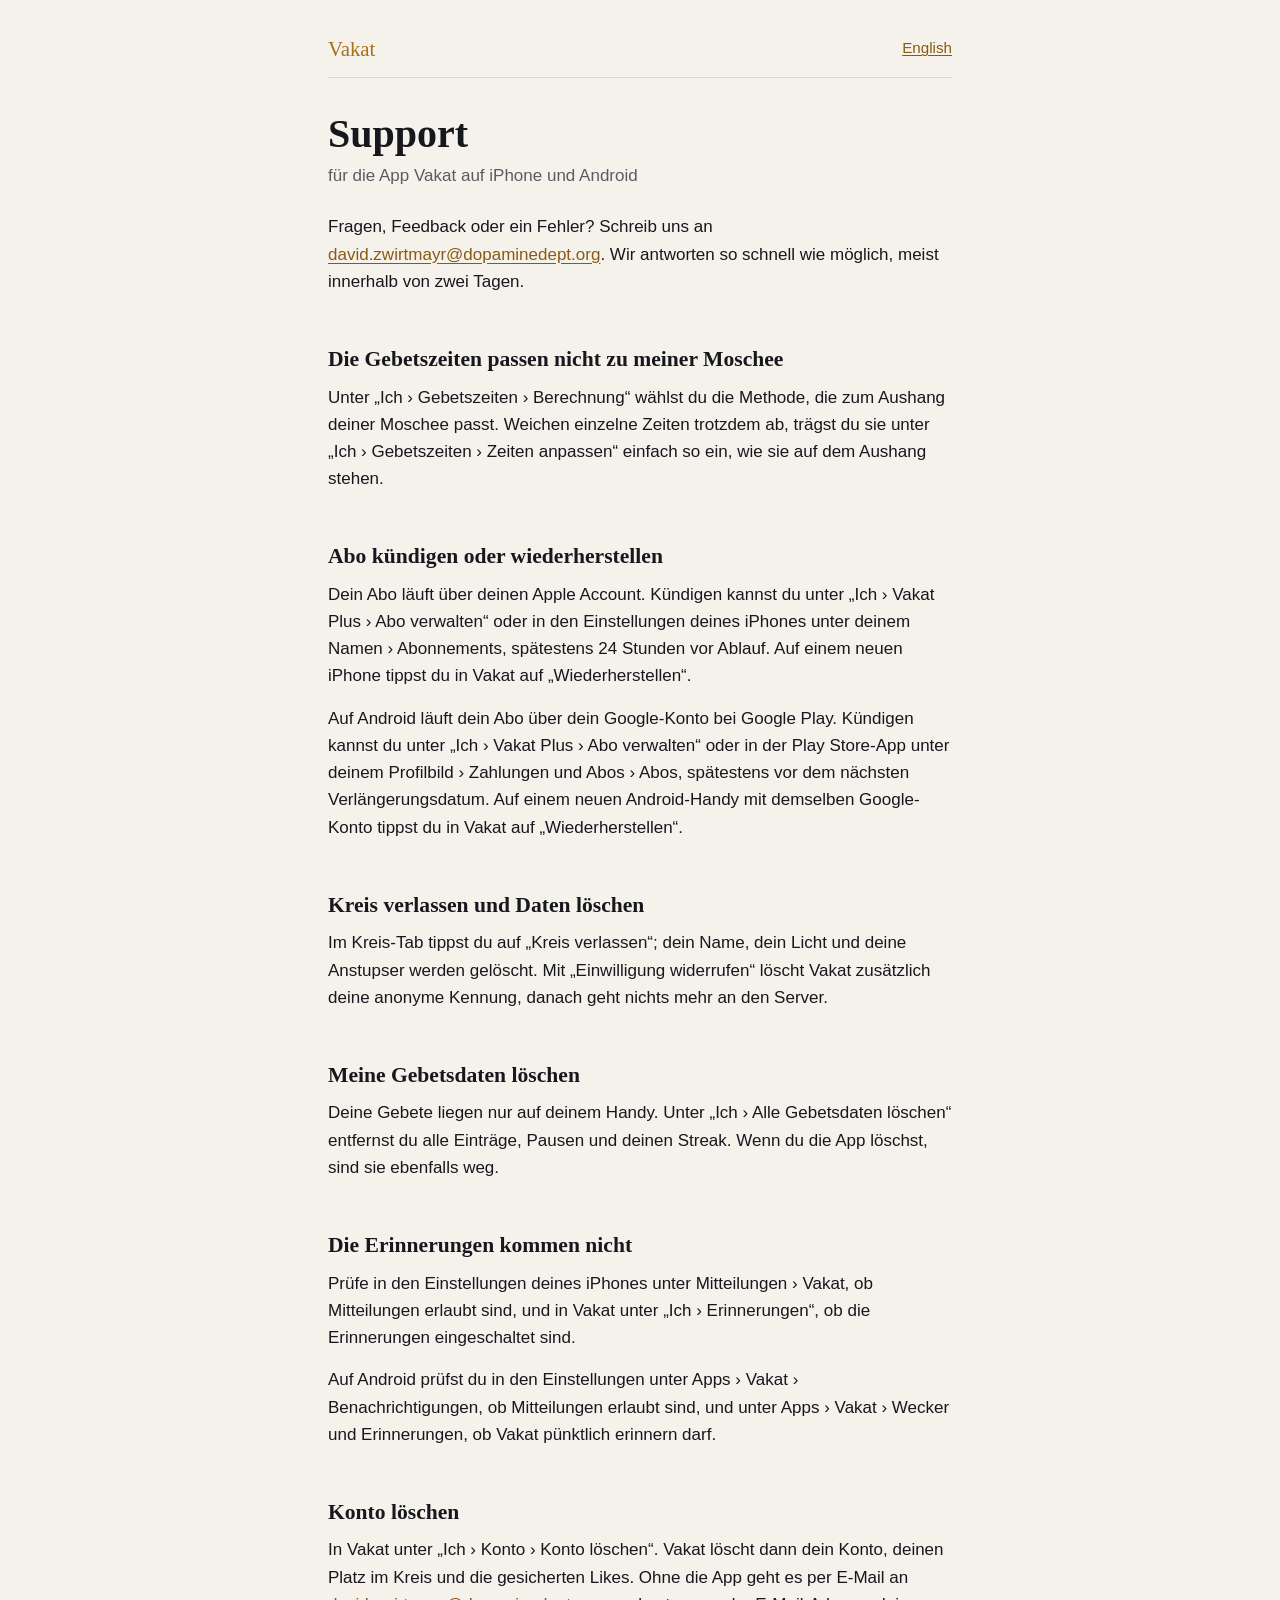
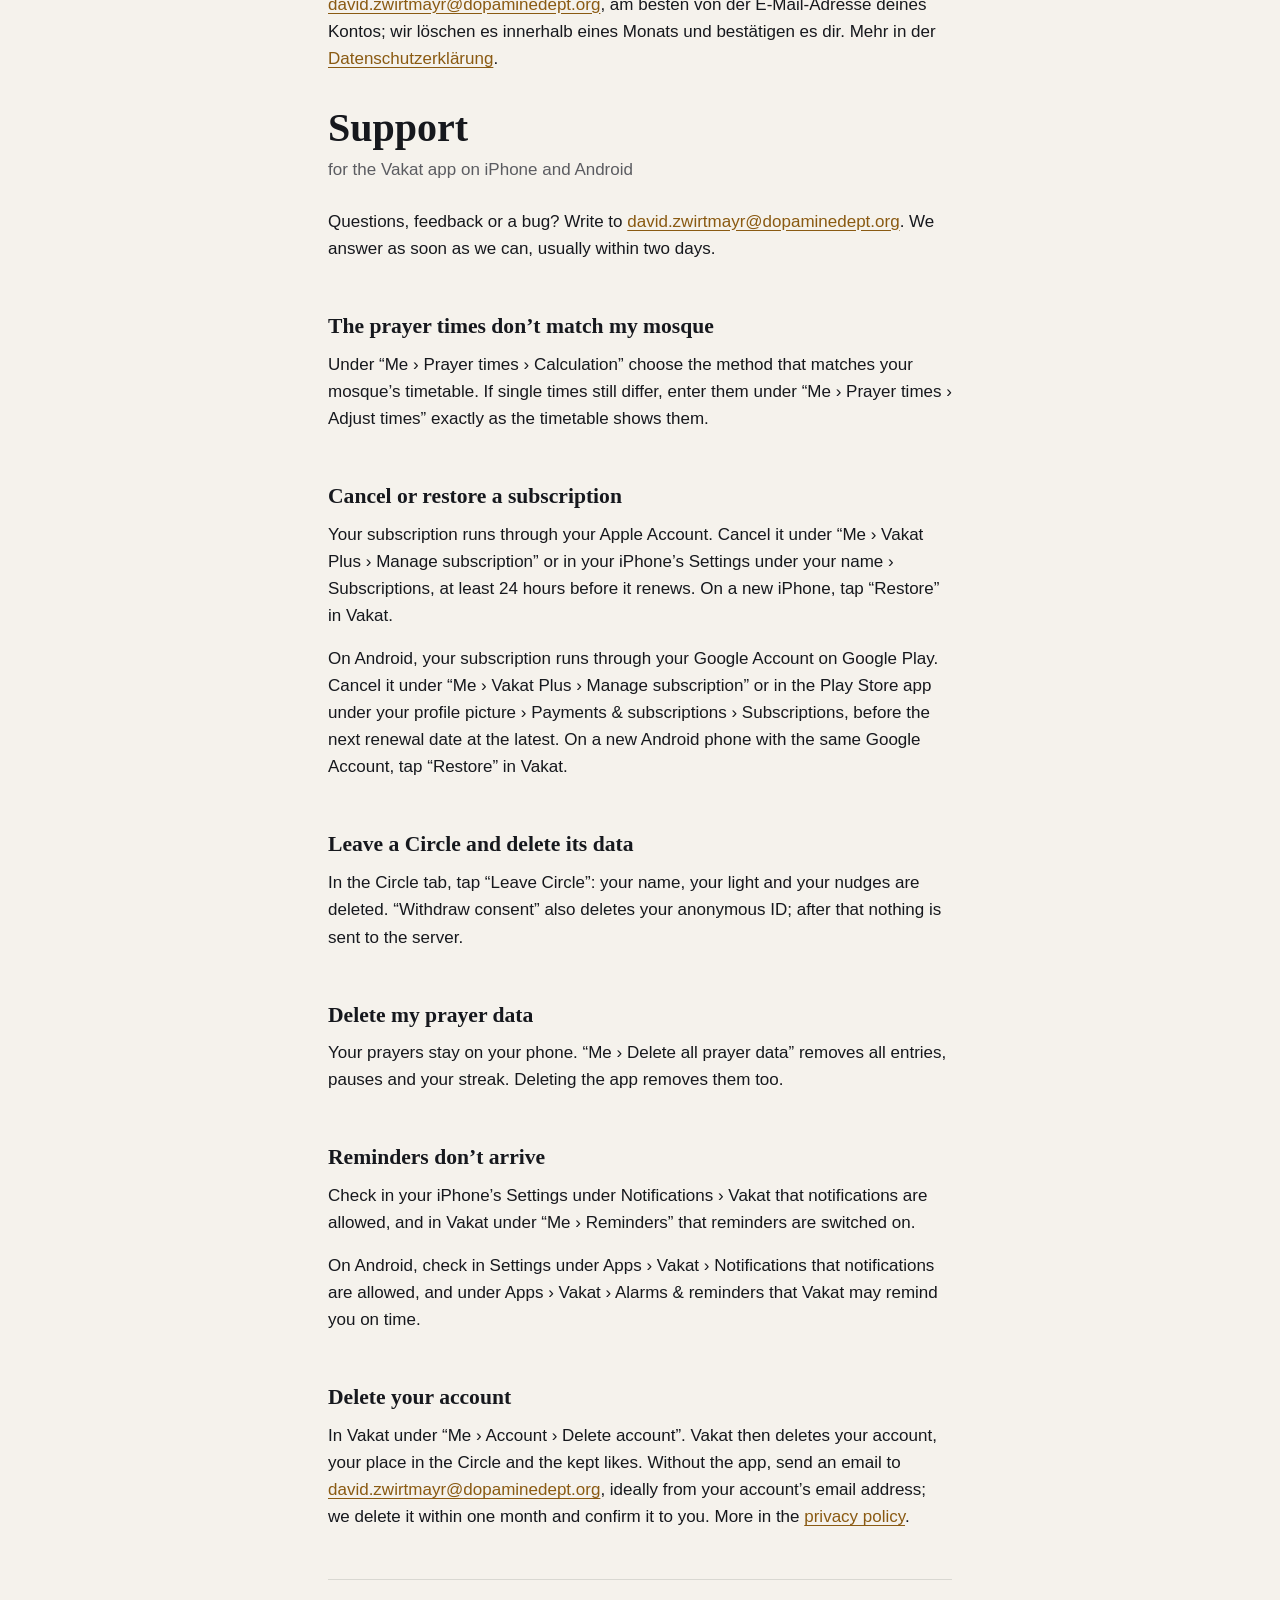
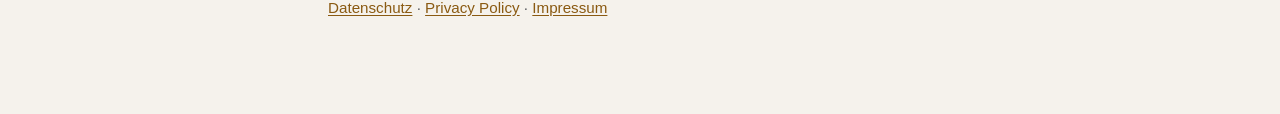
<file: support/index.html>
<!doctype html>
<html lang="de">
<head>
<meta charset="utf-8">
<meta name="viewport" content="width=device-width, initial-scale=1">
<meta name="color-scheme" content="light dark">
<title>Support · Vakat</title>
<meta name="description" content="Hilfe und Kontakt für die App Vakat auf iPhone und Android. Help and contact for the Vakat app on iPhone and Android.">
<link rel="canonical" href="https://davzwi.github.io/vakat/support/">
<link rel="icon" href="data:image/svg+xml,%3Csvg xmlns='http://www.w3.org/2000/svg' viewBox='0 0 64 64'%3E%3Crect width='64' height='64' rx='14' fill='%231a1c22'/%3E%3Ccircle cx='30' cy='32' r='16' fill='%23f2c879'/%3E%3Ccircle cx='37' cy='27' r='14' fill='%231a1c22'/%3E%3C/svg%3E">
<link rel="stylesheet" href="../style.css">
</head>
<body>
<div class="page">

<header class="top">
  <a class="brand" href="../">Vakat</a>
  <a class="lang" href="#english" hreflang="en" lang="en">English</a>
</header>

<main>
<h1>Support</h1>
<p class="meta">für die App Vakat auf iPhone und Android</p>

<p>Fragen, Feedback oder ein Fehler? Schreib uns an <a href="mailto:david.zwirtmayr@dopaminedept.org?subject=Vakat">david.zwirtmayr@dopaminedept.org</a>. Wir antworten so schnell wie möglich, meist innerhalb von zwei Tagen.</p>

<h2 id="zeiten">Die Gebetszeiten passen nicht zu meiner Moschee</h2>
<p>Unter „Ich › Gebetszeiten › Berechnung“ wählst du die Methode, die zum Aushang deiner Moschee passt. Weichen einzelne Zeiten trotzdem ab, trägst du sie unter „Ich › Gebetszeiten › Zeiten anpassen“ einfach so ein, wie sie auf dem Aushang stehen.</p>

<h2 id="abo">Abo kündigen oder wiederherstellen</h2>
<p>Dein Abo läuft über deinen Apple Account. Kündigen kannst du unter „Ich › Vakat Plus › Abo verwalten“ oder in den Einstellungen deines iPhones unter deinem Namen › Abonnements, spätestens 24 Stunden vor Ablauf. Auf einem neuen iPhone tippst du in Vakat auf „Wiederherstellen“.</p>
<p>Auf Android läuft dein Abo über dein Google-Konto bei Google Play. Kündigen kannst du unter „Ich › Vakat Plus › Abo verwalten“ oder in der Play Store-App unter deinem Profilbild › Zahlungen und Abos › Abos, spätestens vor dem nächsten Verlängerungsdatum. Auf einem neuen Android-Handy mit demselben Google-Konto tippst du in Vakat auf „Wiederherstellen“.</p>

<h2 id="kreis">Kreis verlassen und Daten löschen</h2>
<p>Im Kreis-Tab tippst du auf „Kreis verlassen“; dein Name, dein Licht und deine Anstupser werden gelöscht. Mit „Einwilligung widerrufen“ löscht Vakat zusätzlich deine anonyme Kennung, danach geht nichts mehr an den Server.</p>

<h2 id="daten">Meine Gebetsdaten löschen</h2>
<p>Deine Gebete liegen nur auf deinem Handy. Unter „Ich › Alle Gebetsdaten löschen“ entfernst du alle Einträge, Pausen und deinen Streak. Wenn du die App löschst, sind sie ebenfalls weg.</p>

<h2 id="erinnerungen">Die Erinnerungen kommen nicht</h2>
<p>Prüfe in den Einstellungen deines iPhones unter Mitteilungen › Vakat, ob Mitteilungen erlaubt sind, und in Vakat unter „Ich › Erinnerungen“, ob die Erinnerungen eingeschaltet sind.</p>
<p>Auf Android prüfst du in den Einstellungen unter Apps › Vakat › Benachrichtigungen, ob Mitteilungen erlaubt sind, und unter Apps › Vakat › Wecker und Erinnerungen, ob Vakat pünktlich erinnern darf.</p>

<h2 id="konto">Konto löschen</h2>
<p>In Vakat unter „Ich › Konto › Konto löschen“. Vakat löscht dann dein Konto, deinen Platz im Kreis und die gesicherten Likes. Ohne die App geht es per E-Mail an <a href="mailto:david.zwirtmayr@dopaminedept.org?subject=Vakat%3A%20Konto%20l%C3%B6schen">david.zwirtmayr@dopaminedept.org</a>, am besten von der E-Mail-Adresse deines Kontos; wir löschen es innerhalb eines Monats und bestätigen es dir. Mehr in der <a href="../datenschutz/#konto-loeschen">Datenschutzerklärung</a>.</p>

<section id="english" lang="en">
<h1>Support</h1>
<p class="meta">for the Vakat app on iPhone and Android</p>

<p>Questions, feedback or a bug? Write to <a href="mailto:david.zwirtmayr@dopaminedept.org?subject=Vakat">david.zwirtmayr@dopaminedept.org</a>. We answer as soon as we can, usually within two days.</p>

<h2 id="times">The prayer times don’t match my mosque</h2>
<p>Under “Me › Prayer times › Calculation” choose the method that matches your mosque’s timetable. If single times still differ, enter them under “Me › Prayer times › Adjust times” exactly as the timetable shows them.</p>

<h2 id="subscription">Cancel or restore a subscription</h2>
<p>Your subscription runs through your Apple Account. Cancel it under “Me › Vakat Plus › Manage subscription” or in your iPhone’s Settings under your name › Subscriptions, at least 24 hours before it renews. On a new iPhone, tap “Restore” in Vakat.</p>
<p>On Android, your subscription runs through your Google Account on Google Play. Cancel it under “Me › Vakat Plus › Manage subscription” or in the Play Store app under your profile picture › Payments &amp; subscriptions › Subscriptions, before the next renewal date at the latest. On a new Android phone with the same Google Account, tap “Restore” in Vakat.</p>

<h2 id="circle">Leave a Circle and delete its data</h2>
<p>In the Circle tab, tap “Leave Circle”: your name, your light and your nudges are deleted. “Withdraw consent” also deletes your anonymous ID; after that nothing is sent to the server.</p>

<h2 id="data">Delete my prayer data</h2>
<p>Your prayers stay on your phone. “Me › Delete all prayer data” removes all entries, pauses and your streak. Deleting the app removes them too.</p>

<h2 id="reminders">Reminders don’t arrive</h2>
<p>Check in your iPhone’s Settings under Notifications › Vakat that notifications are allowed, and in Vakat under “Me › Reminders” that reminders are switched on.</p>
<p>On Android, check in Settings under Apps › Vakat › Notifications that notifications are allowed, and under Apps › Vakat › Alarms &amp; reminders that Vakat may remind you on time.</p>

<h2 id="account">Delete your account</h2>
<p>In Vakat under “Me › Account › Delete account”. Vakat then deletes your account, your place in the Circle and the kept likes. Without the app, send an email to <a href="mailto:david.zwirtmayr@dopaminedept.org?subject=Vakat%3A%20Delete%20my%20account">david.zwirtmayr@dopaminedept.org</a>, ideally from your account’s email address; we delete it within one month and confirm it to you. More in the <a href="../privacy/#account-deletion" hreflang="en">privacy policy</a>.</p>
</section>
</main>

<footer>
  <p><a href="../datenschutz/">Datenschutz</a> · <a href="../privacy/" hreflang="en" lang="en">Privacy Policy</a> · <a href="https://dopaminedept.org/impressum">Impressum</a></p>
</footer>

</div>
</body>
</html>
</file>
<file: style.css>
/* Vakat – rechtliche Seiten. Farben wie Theme in der App (hell + dunkel),
   keine Schriften oder Skripte von anderen Servern, keine Cookies. */

:root {
  color-scheme: light dark;
  --ground: #f5f2ec;
  --card: #ffffff;
  --ink: #16181d;
  --ink-2: #5b5c61;
  --line: rgba(22, 24, 29, 0.12);
  --link: #8a5a12;
  --gold: #a8701a;
}

@media (prefers-color-scheme: dark) {
  :root {
    --ground: #1a1c22;
    --card: #262932;
    --ink: #ffffff;
    --ink-2: #a9aaae;
    --line: rgba(255, 255, 255, 0.14);
    --link: #f2c879;
    --gold: #f2c879;
  }
}

* { box-sizing: border-box; }

html { -webkit-text-size-adjust: 100%; text-size-adjust: 100%; }

body {
  margin: 0;
  background: var(--ground);
  color: var(--ink);
  font: 17px/1.6 -apple-system, BlinkMacSystemFont, "Segoe UI", Roboto, "Helvetica Neue", Arial, sans-serif;
  overflow-wrap: break-word;
}

.page {
  max-width: 42rem;
  margin: 0 auto;
  padding: 20px 16px 64px;
}

.top {
  display: flex;
  align-items: center;
  justify-content: space-between;
  gap: 16px;
  padding-bottom: 12px;
  border-bottom: 1px solid var(--line);
}

.brand {
  font-family: ui-serif, "New York", Georgia, "Times New Roman", serif;
  font-size: 1.3rem;
  color: var(--gold);
  text-decoration: none;
}

.lang { font-size: 0.95rem; }

h1, h2 {
  font-family: ui-serif, "New York", Georgia, "Times New Roman", serif;
  font-weight: 600;
  line-height: 1.2;
}

h1 { font-size: 2.1rem; margin: 32px 0 4px; }

h1, h2, h3 { -webkit-hyphens: auto; hyphens: auto; }

h2 {
  font-size: 1.35rem;
  margin: 2.4em 0 0.5em;
  scroll-margin-top: 16px;
}

h3 { font-size: 1.02rem; margin: 1.6em 0 0.3em; }

p, ul { margin: 0 0 0.9em; }

ul { padding-left: 1.25em; }

li { margin-bottom: 0.45em; }

.meta { color: var(--ink-2); margin-bottom: 24px; }

.summary {
  background: var(--card);
  border-radius: 16px;
  padding: 18px 20px 6px;
  margin: 0 0 28px;
}

.summary h2 { margin-top: 0; font-size: 1.15rem; }

.toc {
  color: var(--ink-2);
  font-size: 0.95rem;
}

.toc ol { padding-left: 1.4em; margin: 0; }

.toc li { margin-bottom: 0.2em; }

address { font-style: normal; margin: 0 0 0.9em; }

a { color: var(--link); text-underline-offset: 0.15em; }

.note { color: var(--ink-2); font-size: 0.95rem; }

footer {
  margin-top: 48px;
  padding-top: 16px;
  border-top: 1px solid var(--line);
  color: var(--ink-2);
  font-size: 0.95rem;
}

.choose { list-style: none; padding: 0; font-size: 1.15rem; }

@media (min-width: 640px) {
  .page { padding: 32px 24px 80px; }
  h1 { font-size: 2.5rem; }
}

@media print {
  body { background: #fff; color: #000; }
  .summary { border: 1px solid #ccc; }
  a { color: inherit; }
}

code {
  font: 0.88em ui-monospace, SFMono-Regular, Menlo, Consolas, monospace;
  background: var(--line);
  border-radius: 4px;
  padding: 0.05em 0.3em;
}
</file>
